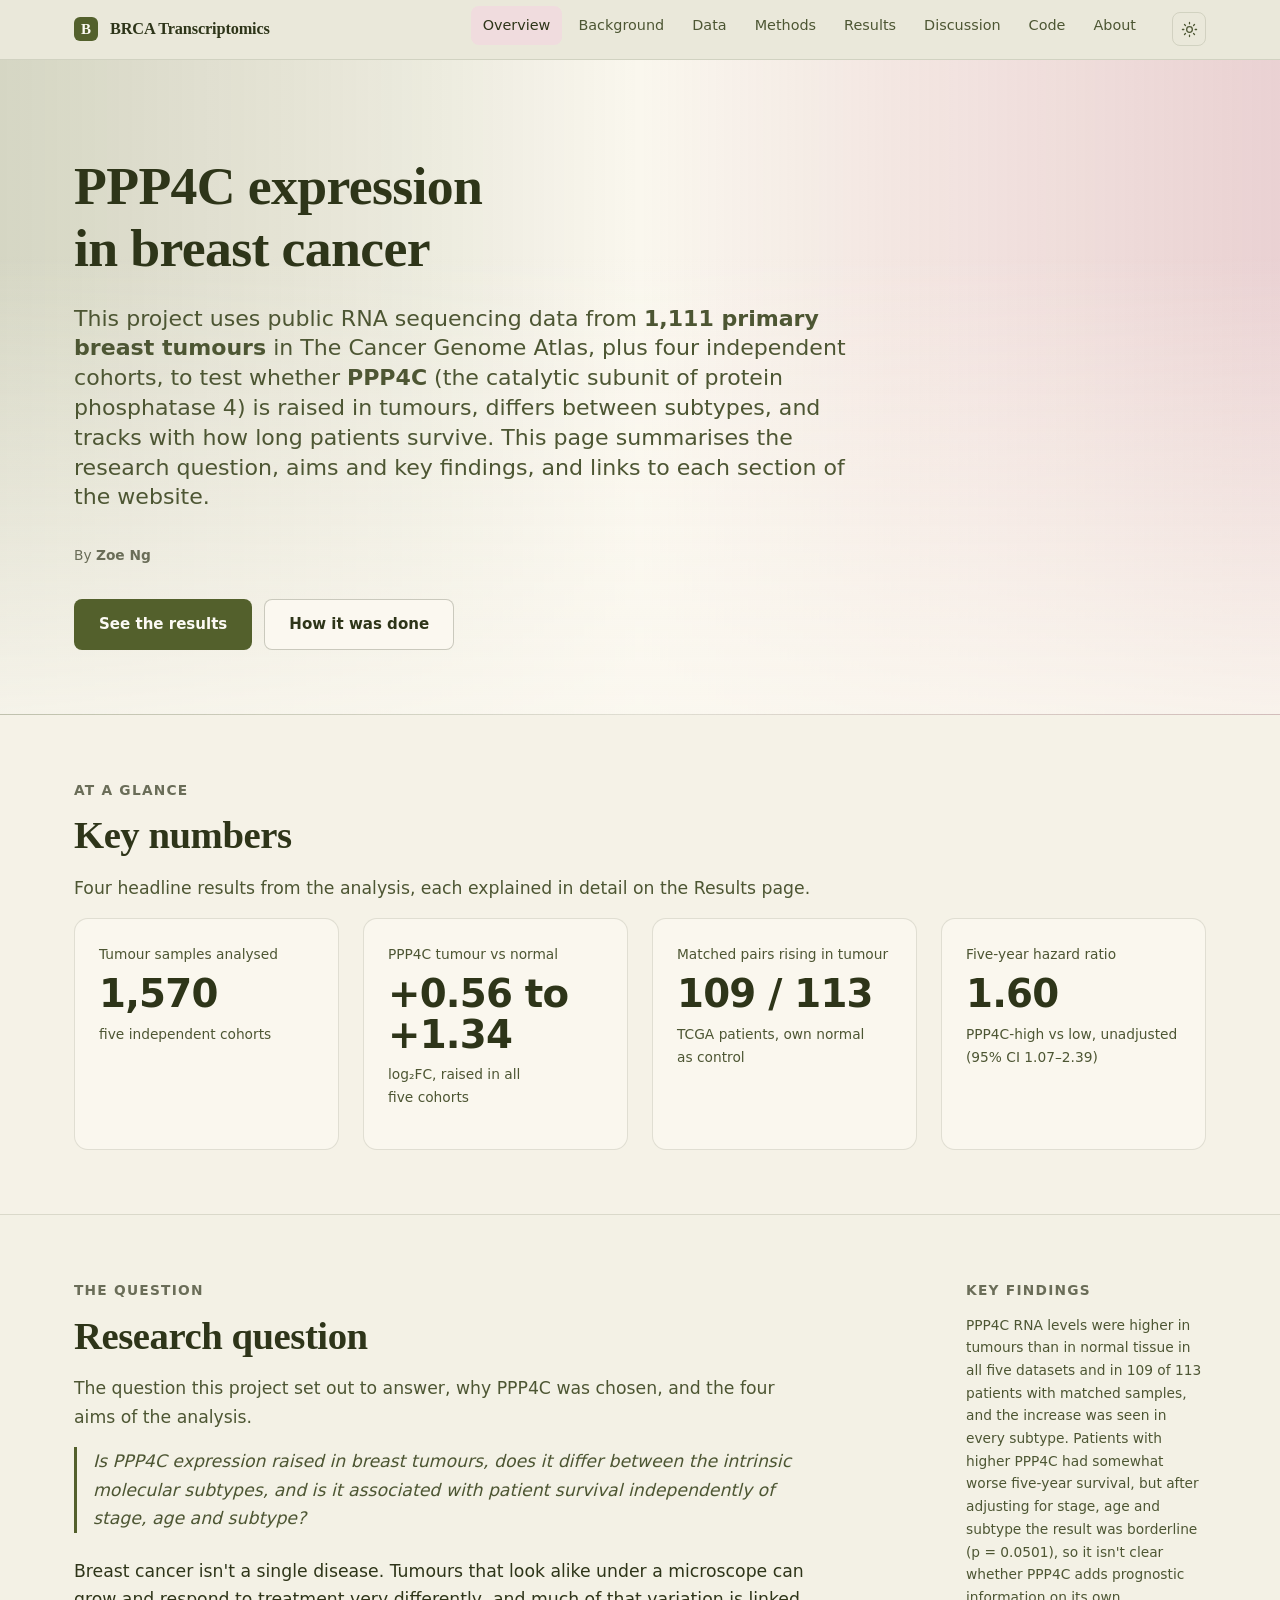
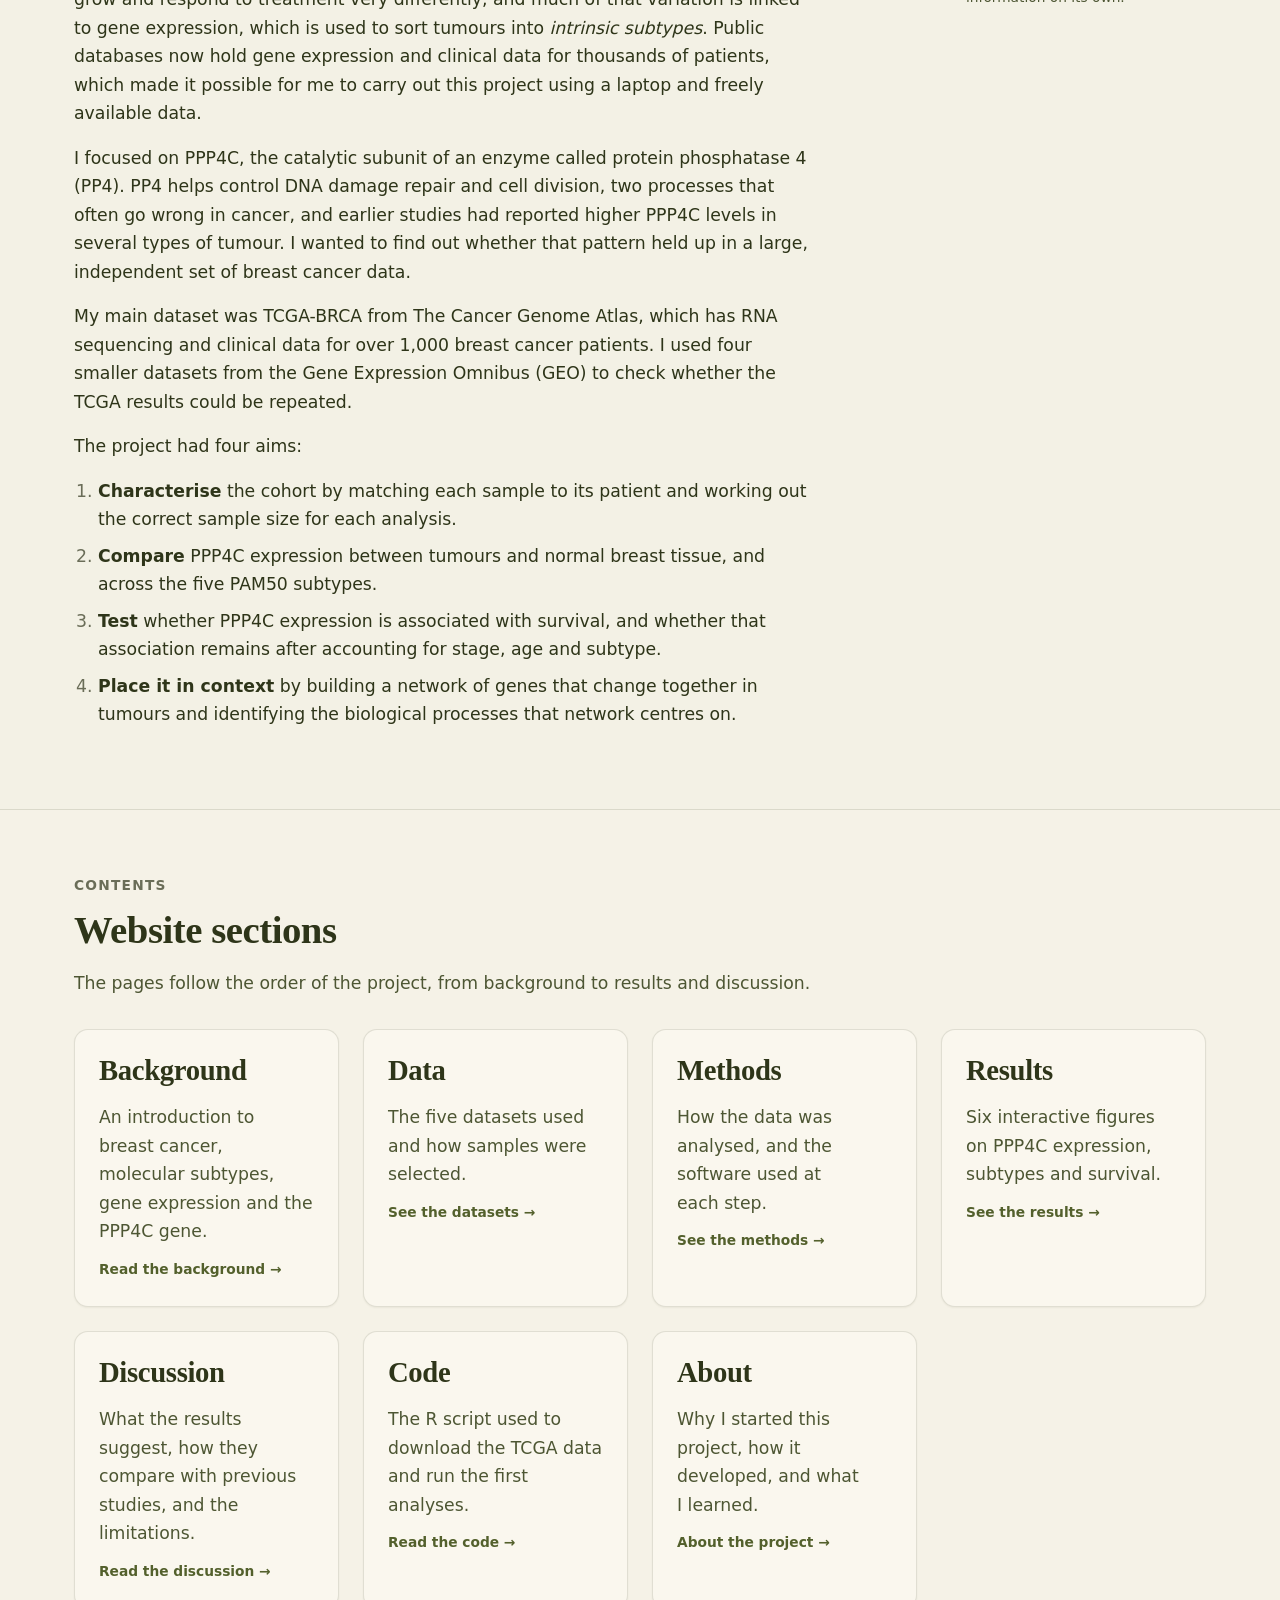
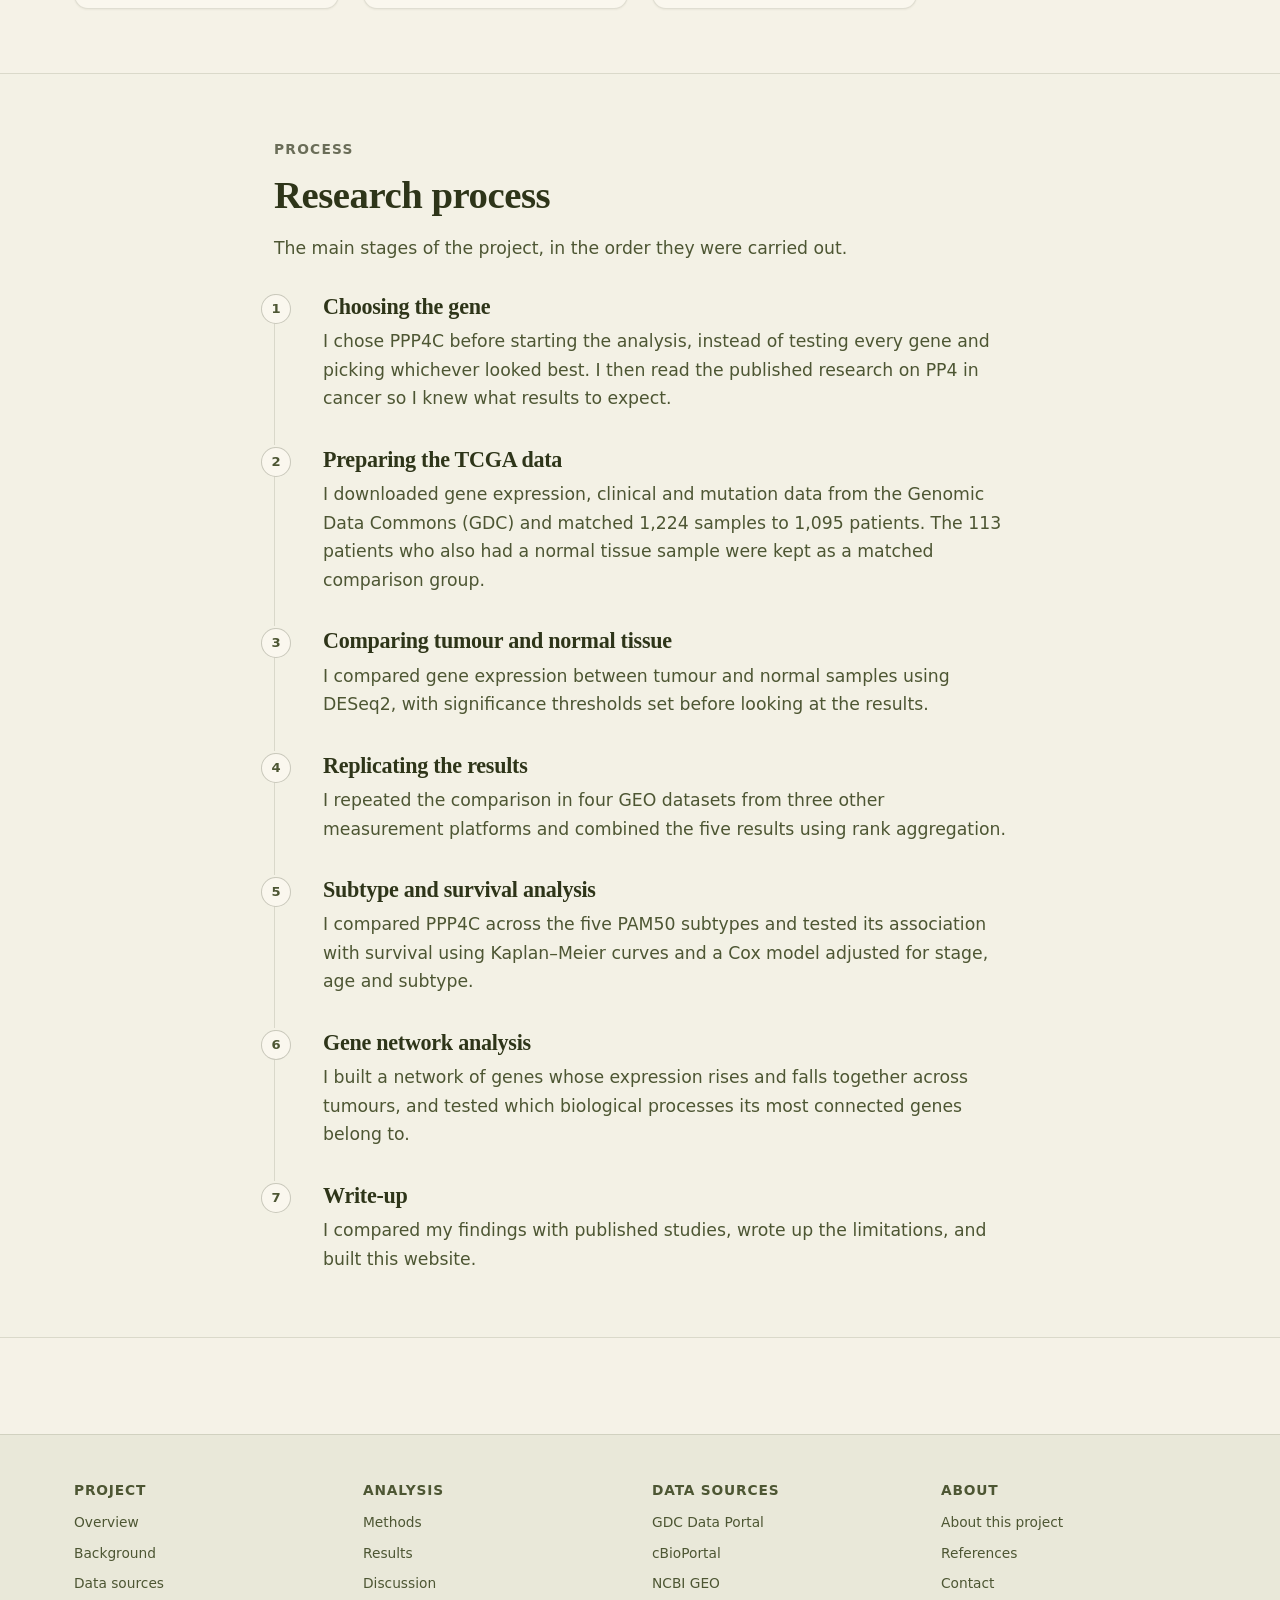
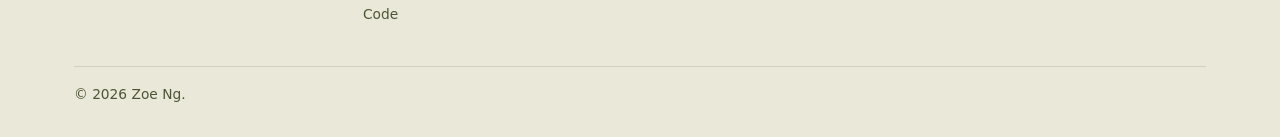
<file: index.html>
<!DOCTYPE html>
<html lang="en">
<head>
  <meta charset="utf-8">
  <meta name="viewport" content="width=device-width, initial-scale=1">
  <title>PPP4C in Breast Cancer</title>
  <meta name="description" content="An independent computational biology project asking whether PPP4C expression separates breast cancer subtypes and tracks with patient survival, using TCGA and other public datasets.">
  <meta name="author" content="Zoe Ng">

  <meta property="og:type" content="website">
  <meta property="og:title" content="PPP4C in Breast Cancer">
  <meta property="og:description" content="An independent computational biology project asking whether PPP4C expression separates breast cancer subtypes and tracks with patient survival, using TCGA and other public datasets.">

  <link rel="icon" href="data:image/svg+xml,<svg xmlns='http://www.w3.org/2000/svg' viewBox='0 0 32 32'><rect width='32' height='32' rx='7' fill='%232a78d6'/></svg>">
  <link rel="stylesheet" href="assets/css/tokens.css">
  <link rel="stylesheet" href="assets/css/styles.css">

  <script>
    /* Stamp the saved theme before first paint so there is no flash. */
    (function () {
      /* Reveal-on-scroll hides content until JavaScript unhides it, so the
         page must say up front that JavaScript is running. Without this class
         the .reveal rules never apply and the content is simply visible. */
      document.documentElement.classList.add('js');
      try {
        var t = localStorage.getItem('brca-theme');
        if (t) document.documentElement.setAttribute('data-theme', t);
      } catch (e) {}
    })();
  </script>
</head>
<body>
<a class="skip-link" href="#main">Skip to content</a>

  <header class="site-header">
    <div class="site-header__inner">
      <a class="brand" href="index.html">
        <span class="brand__mark" aria-hidden="true"></span>
        <span>BRCA Transcriptomics</span>
      </a>

      <button class="icon-btn nav-toggle" data-nav-toggle type="button"
              aria-expanded="false" aria-controls="site-nav" aria-label="Open menu">
        <svg viewBox="0 0 24 24" fill="none" stroke="currentColor" stroke-width="2"
             stroke-linecap="round" aria-hidden="true">
          <path d="M3 6h18M3 12h18M3 18h18"/>
        </svg>
      </button>

      <nav class="nav" id="site-nav" data-nav aria-label="Main">
        <ul class="nav__list">
          <li><a class="nav__link" href="index.html">Overview</a></li>
          <li><a class="nav__link" href="background.html">Background</a></li>
          <li><a class="nav__link" href="data.html">Data</a></li>
          <li><a class="nav__link" href="methods.html">Methods</a></li>
          <li><a class="nav__link" href="results.html">Results</a></li>
          <li><a class="nav__link" href="discussion.html">Discussion</a></li>
          <li><a class="nav__link" href="code.html">Code</a></li>
          <li><a class="nav__link" href="about.html">About</a></li>
        </ul>
      </nav>

      <button class="icon-btn theme-toggle" data-theme-toggle type="button" aria-label="Switch colour theme">
        <svg class="icon-sun" viewBox="0 0 24 24" fill="none" stroke="currentColor" stroke-width="1.8"
             stroke-linecap="round" aria-hidden="true">
          <circle cx="12" cy="12" r="4"/>
          <path d="M12 2v2M12 20v2M4.9 4.9l1.4 1.4M17.7 17.7l1.4 1.4M2 12h2M20 12h2M4.9 19.1l1.4-1.4M17.7 6.3l1.4-1.4"/>
        </svg>
        <svg class="icon-moon" viewBox="0 0 24 24" fill="none" stroke="currentColor" stroke-width="1.8"
             stroke-linecap="round" stroke-linejoin="round" aria-hidden="true">
          <path d="M21 12.8A9 9 0 1 1 11.2 3a7 7 0 0 0 9.8 9.8z"/>
        </svg>
      </button>
    </div>
  </header>

  <main id="main">

    <section class="hero">
      <div class="container hero__inner">
        <h1>PPP4C expression in breast cancer</h1>
        <p class="lede">
          This project uses public RNA sequencing data from <b>1,111 primary breast tumours</b> in The Cancer Genome Atlas, plus four independent cohorts, to test whether <b>PPP4C</b> (the catalytic subunit of protein phosphatase 4) is raised in tumours, differs between subtypes, and tracks with how long patients survive. This page summarises the research question, aims and key findings, and links to each section of the website.
        </p>

        <div class="hero__meta">
          <span>By <strong>Zoe Ng</strong></span>
        </div>

        <div class="btn-row">
          <a class="btn btn--primary" href="results.html">See the results</a>
          <a class="btn btn--ghost" href="methods.html">How it was done</a>
        </div>
      </div>
    </section>

    <section class="section">
      <div class="container">
        <div class="section__head reveal">
          <p class="eyebrow">At a glance</p>
          <h2 class="mt-0">Key numbers</h2>
              <p class="text-secondary">Four headline results from the analysis, each explained in detail on the Results page.</p>
        </div>

        <div class="grid grid--4 reveal">
          <div class="tile">
            <p class="tile__label">Tumour samples analysed</p>
            <p class="tile__value">1,570</p>
            <p class="tile__delta">five independent cohorts</p>
          </div>
          <div class="tile">
            <p class="tile__label">PPP4C tumour vs normal</p>
            <p class="tile__value">+0.56 to +1.34</p>
            <p class="tile__delta">log&#8322;FC, raised in all five cohorts</p>
          </div>
          <div class="tile">
            <p class="tile__label">Matched pairs rising in tumour</p>
            <p class="tile__value">109 / 113</p>
            <p class="tile__delta">TCGA patients, own normal as control</p>
          </div>
          <div class="tile">
            <p class="tile__label">Five-year hazard ratio</p>
            <p class="tile__value">1.60</p>
            <p class="tile__delta">PPP4C-high vs low, unadjusted (95% CI 1.07&ndash;2.39)</p>
          </div>
        </div>
      </div>
    </section>

    <section class="section section--alt">
      <div class="container">
        <div class="layout-aside">
          <div>
            <p class="eyebrow">The question</p>
            <h2 class="mt-0">Research question</h2>
              <p class="text-secondary">The question this project set out to answer, why PPP4C was chosen, and the four aims of the analysis.</p>
            <blockquote>
              Is PPP4C expression raised in breast tumours, does it differ between the
              intrinsic molecular subtypes, and is it associated with patient survival
              independently of stage, age and subtype?
            </blockquote>
            <p>
              Breast cancer isn't a single disease. Tumours that look alike under a
              microscope can grow and respond to treatment very differently, and much of
              that variation is linked to gene expression, which is used to sort tumours into
              <em>intrinsic subtypes</em>. Public databases now hold gene expression and
              clinical data for thousands of patients, which made it possible for me to carry
              out this project using a laptop and freely available data.
            </p>
            <p>
              I focused on PPP4C, the catalytic subunit of an enzyme called protein
              phosphatase 4 (PP4). PP4 helps control DNA damage repair and cell division, two
              processes that often go wrong in cancer, and earlier studies had reported higher
              PPP4C levels in several types of tumour. I wanted to find out whether that
              pattern held up in a large, independent set of breast cancer data.
            </p>
            <p>
              My main dataset was TCGA-BRCA from The Cancer Genome Atlas, which has RNA
              sequencing and clinical data for over 1,000 breast cancer patients. I used four
              smaller datasets from the Gene Expression Omnibus (GEO) to check whether the
              TCGA results could be repeated.
            </p>
            <p>The project had four aims:</p>
            <ol>
              <li><strong>Characterise</strong> the cohort by matching each sample to its patient and working out the correct sample size for each analysis.</li>
              <li><strong>Compare</strong> PPP4C expression between tumours and normal breast tissue, and across the five PAM50 subtypes.</li>
              <li><strong>Test</strong> whether PPP4C expression is associated with survival, and whether that association remains after accounting for stage, age and subtype.</li>
              <li><strong>Place it in context</strong> by building a network of genes that change together in tumours and identifying the biological processes that network centres on.</li>
            </ol>
          </div>

          <aside class="layout-aside__side">
            <p class="eyebrow">Key findings</p>
            <p class="text-secondary">
              PPP4C RNA levels were higher in tumours than in normal tissue in all five
              datasets and in 109 of 113 patients with matched samples, and the increase was
              seen in every subtype. Patients with higher PPP4C had somewhat worse five-year
              survival, but after adjusting for stage, age and subtype the result was
              borderline (p = 0.0501), so it isn't clear whether PPP4C adds prognostic
              information on its own.
            </p>
          </aside>
        </div>
      </div>
    </section>

    <section class="section">
      <div class="container">
        <div class="section-head reveal">
          <p class="eyebrow">Contents</p>
          <h2 class="mt-0">Website sections</h2>
          <p class="text-secondary">The pages follow the order of the project, from background to results and discussion.</p>
        </div>

        <div class="grid grid--3 reveal">
          <a class="card" href="background.html">
            <h3>Background</h3>
            <p class="text-secondary mb-0">An introduction to breast cancer, molecular subtypes, gene expression and the PPP4C gene.</p>
            <span class="card__more">Read the background &rarr;</span>
          </a>
          <a class="card" href="data.html">
            <h3>Data</h3>
            <p class="text-secondary mb-0">The five datasets used and how samples were selected.</p>
            <span class="card__more">See the datasets &rarr;</span>
          </a>
          <a class="card" href="methods.html">
            <h3>Methods</h3>
            <p class="text-secondary mb-0">How the data was analysed, and the software used at each step.</p>
            <span class="card__more">See the methods &rarr;</span>
          </a>
          <a class="card" href="results.html">
            <h3>Results</h3>
            <p class="text-secondary mb-0">Six interactive figures on PPP4C expression, subtypes and survival.</p>
            <span class="card__more">See the results &rarr;</span>
          </a>
          <a class="card" href="discussion.html">
            <h3>Discussion</h3>
            <p class="text-secondary mb-0">What the results suggest, how they compare with previous studies, and the limitations.</p>
            <span class="card__more">Read the discussion &rarr;</span>
          </a>
          <a class="card" href="code.html">
            <h3>Code</h3>
            <p class="text-secondary mb-0">The R script used to download the TCGA data and run the first analyses.</p>
            <span class="card__more">Read the code &rarr;</span>
          </a>
          <a class="card" href="about.html">
            <h3>About</h3>
            <p class="text-secondary mb-0">Why I started this project, how it developed, and what I learned.</p>
            <span class="card__more">About the project &rarr;</span>
          </a>
        </div>
      </div>
    </section>

    <section class="section section--alt">
      <div class="container container--narrow">
        <div class="section-head">
          <p class="eyebrow">Process</p>
          <h2 class="mt-0">Research process</h2>
              <p class="text-secondary">The main stages of the project, in the order they were carried out.</p>
        </div>

        <ol class="steps reveal">
          <li>
            <h4>Choosing the gene</h4>
            <p class="text-secondary">I chose PPP4C before starting the analysis, instead of testing every gene and picking whichever looked best. I then read the published research on PP4 in cancer so I knew what results to expect.</p>
          </li>
          <li>
            <h4>Preparing the TCGA data</h4>
            <p class="text-secondary">I downloaded gene expression, clinical and mutation data from the Genomic Data Commons (GDC) and matched 1,224 samples to 1,095 patients. The 113 patients who also had a normal tissue sample were kept as a matched comparison group.</p>
          </li>
          <li>
            <h4>Comparing tumour and normal tissue</h4>
            <p class="text-secondary">I compared gene expression between tumour and normal samples using DESeq2, with significance thresholds set before looking at the results.</p>
          </li>
          <li>
            <h4>Replicating the results</h4>
            <p class="text-secondary">I repeated the comparison in four GEO datasets from three other measurement platforms and combined the five results using rank aggregation.</p>
          </li>
          <li>
            <h4>Subtype and survival analysis</h4>
            <p class="text-secondary">I compared PPP4C across the five PAM50 subtypes and tested its association with survival using Kaplan&ndash;Meier curves and a Cox model adjusted for stage, age and subtype.</p>
          </li>
          <li>
            <h4>Gene network analysis</h4>
            <p class="text-secondary">I built a network of genes whose expression rises and falls together across tumours, and tested which biological processes its most connected genes belong to.</p>
          </li>
          <li>
            <h4>Write-up</h4>
            <p class="text-secondary">I compared my findings with published studies, wrote up the limitations, and built this website.</p>
          </li>
        </ol>
      </div>
    </section>

  </main>
<footer class="site-footer">
    <div class="container">
      <div class="grid grid--4">
        <div>
          <h4>Project</h4>
          <ul>
            <li><a href="index.html">Overview</a></li>
            <li><a href="background.html">Background</a></li>
            <li><a href="data.html">Data sources</a></li>
          </ul>
        </div>
        <div>
          <h4>Analysis</h4>
          <ul>
            <li><a href="methods.html">Methods</a></li>
            <li><a href="results.html">Results</a></li>
            <li><a href="discussion.html">Discussion</a></li>
            <li><a href="code.html">Code</a></li>
          </ul>
        </div>
        <div>
          <h4>Data sources</h4>
          <ul>
            <li><a href="https://portal.gdc.cancer.gov/" rel="noopener">GDC Data Portal</a></li>
            <li><a href="https://www.cbioportal.org/" rel="noopener">cBioPortal</a></li>
            <li><a href="https://www.ncbi.nlm.nih.gov/geo/" rel="noopener">NCBI GEO</a></li>
          </ul>
        </div>
        <div>
          <h4>About</h4>
          <ul>
            <li><a href="about.html">About this project</a></li>
            <li><a href="discussion.html#references">References</a></li>
            <li><a href="mailto:zoeng774@gmail.com">Contact</a></li>
          </ul>
        </div>
      </div>

      <div class="site-footer__bottom">
        <span>&copy; <span data-year>2026</span> Zoe Ng.</span>
      </div>
    </div>
  </footer>

  <script src="assets/js/data.js" defer></script>
  <script src="assets/js/charts.js" defer></script>
  <script src="assets/js/main.js" defer></script>
</body>
</html>
</file>
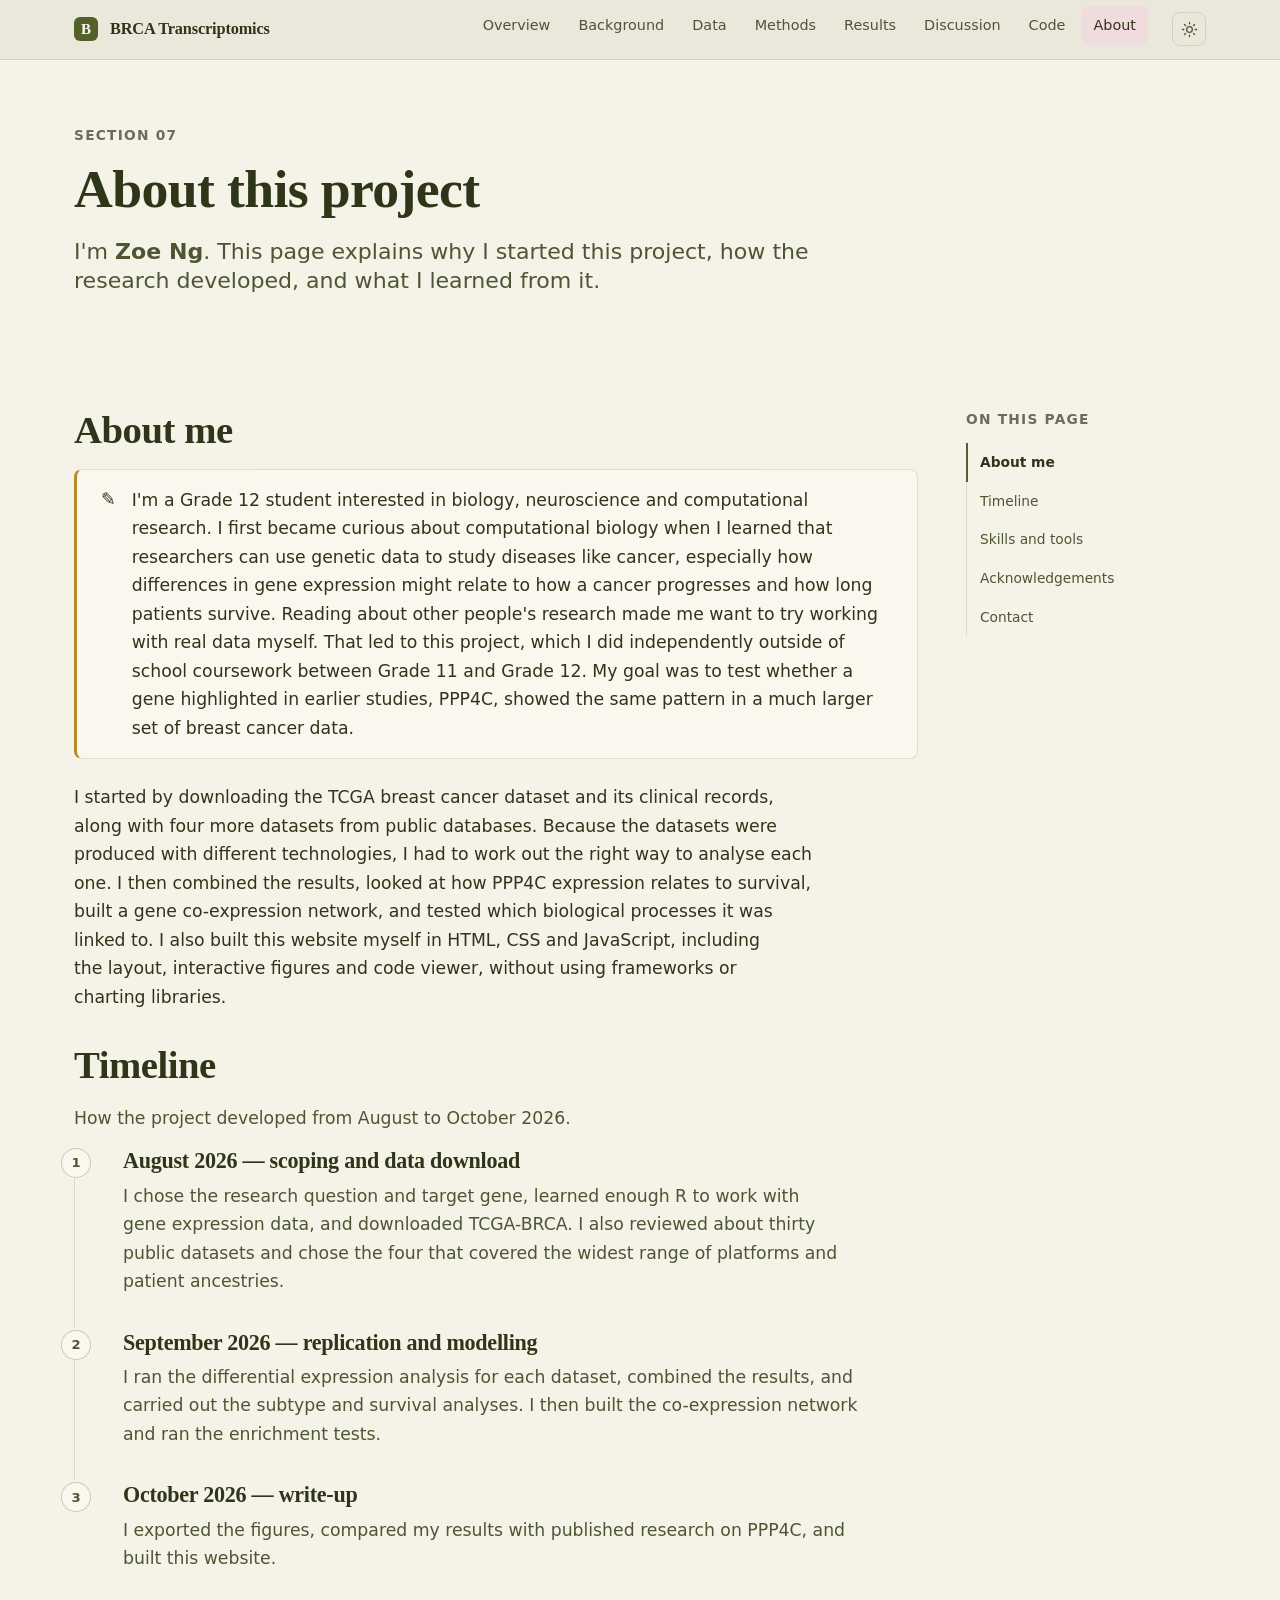
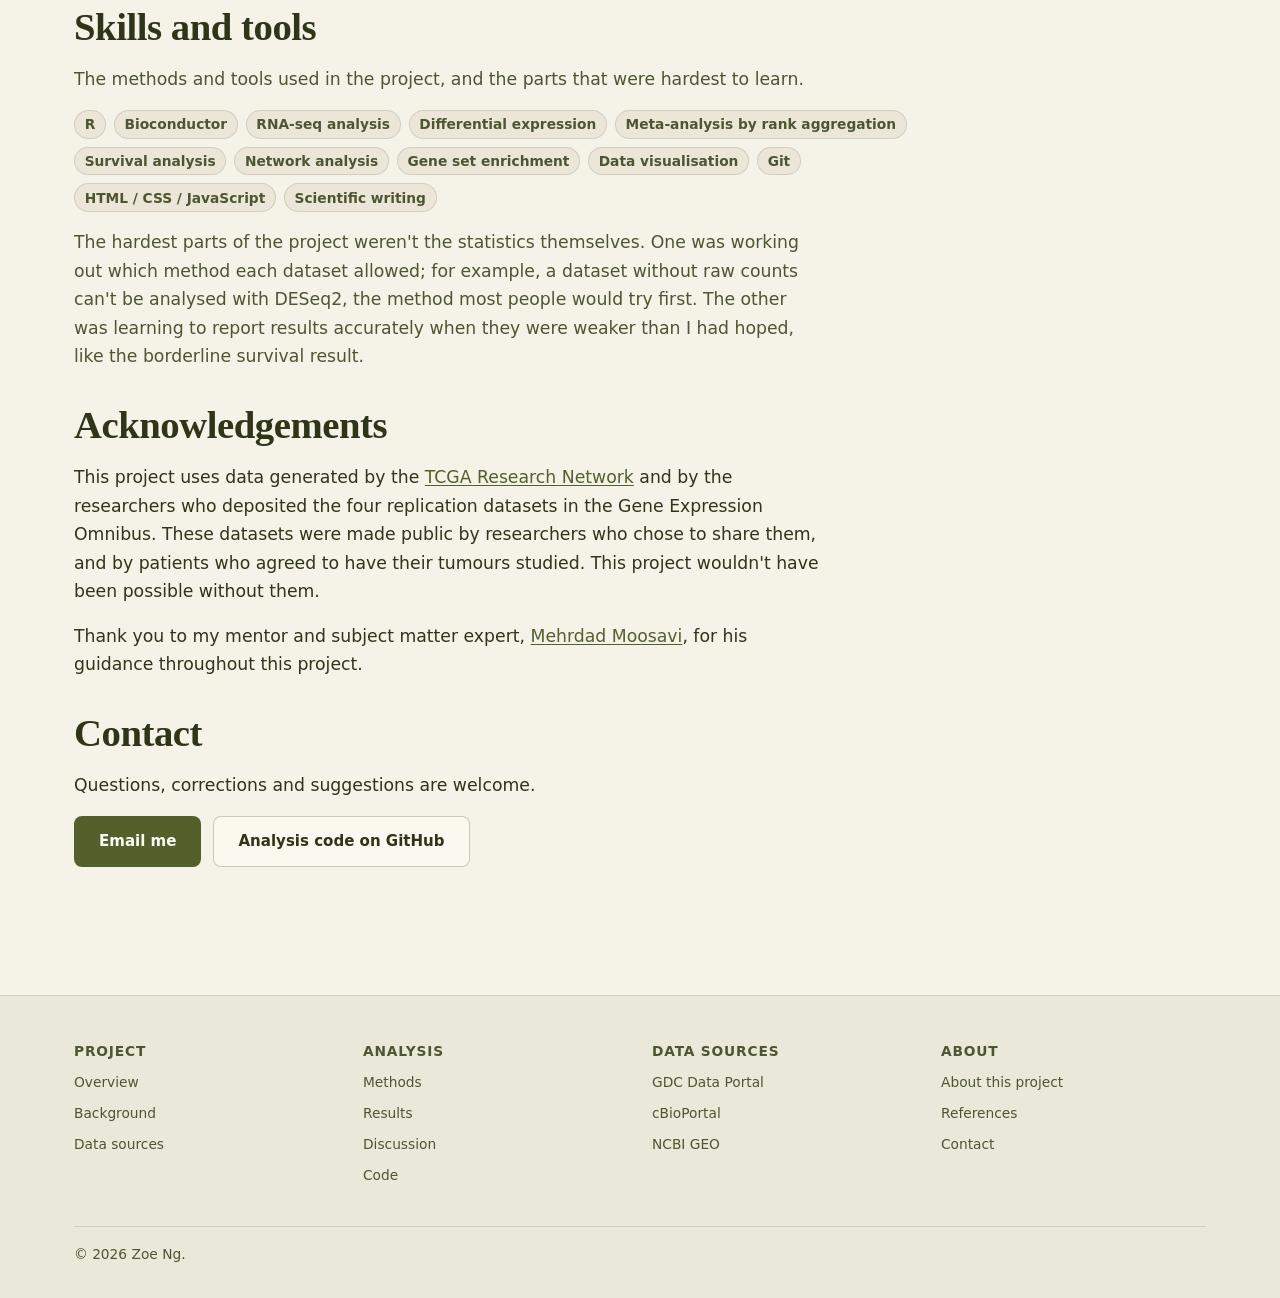
<file: about.html>
<!DOCTYPE html>
<html lang="en">
<head>
  <meta charset="utf-8">
  <meta name="viewport" content="width=device-width, initial-scale=1">
  <title>About — PPP4C in Breast Cancer</title>
  <meta name="description" content="About the student behind this project: what was done first-hand, the timeline, the tools learned, and how to get in touch.">
  <meta name="author" content="Zoe Ng">

  <meta property="og:type" content="website">
  <meta property="og:title" content="About — Breast Cancer Transcriptomics">
  <meta property="og:description" content="About the student behind this project: how it started, the timeline, and the tools learned.">

  <link rel="icon" href="data:image/svg+xml,<svg xmlns='http://www.w3.org/2000/svg' viewBox='0 0 32 32'><rect width='32' height='32' rx='7' fill='%232a78d6'/></svg>">
  <link rel="stylesheet" href="assets/css/tokens.css">
  <link rel="stylesheet" href="assets/css/styles.css">

  <script>
    /* Stamp the saved theme before first paint so there is no flash. */
    (function () {
      /* Reveal-on-scroll hides content until JavaScript unhides it, so the
         page must say up front that JavaScript is running. Without this class
         the .reveal rules never apply and the content is simply visible. */
      document.documentElement.classList.add('js');
      try {
        var t = localStorage.getItem('brca-theme');
        if (t) document.documentElement.setAttribute('data-theme', t);
      } catch (e) {}
    })();
  </script>
</head>
<body>
<a class="skip-link" href="#main">Skip to content</a>

  <header class="site-header">
    <div class="site-header__inner">
      <a class="brand" href="index.html">
        <span class="brand__mark" aria-hidden="true"></span>
        <span>BRCA Transcriptomics</span>
      </a>

      <button class="icon-btn nav-toggle" data-nav-toggle type="button"
              aria-expanded="false" aria-controls="site-nav" aria-label="Open menu">
        <svg viewBox="0 0 24 24" fill="none" stroke="currentColor" stroke-width="2"
             stroke-linecap="round" aria-hidden="true">
          <path d="M3 6h18M3 12h18M3 18h18"/>
        </svg>
      </button>

      <nav class="nav" id="site-nav" data-nav aria-label="Main">
        <ul class="nav__list">
          <li><a class="nav__link" href="index.html">Overview</a></li>
          <li><a class="nav__link" href="background.html">Background</a></li>
          <li><a class="nav__link" href="data.html">Data</a></li>
          <li><a class="nav__link" href="methods.html">Methods</a></li>
          <li><a class="nav__link" href="results.html">Results</a></li>
          <li><a class="nav__link" href="discussion.html">Discussion</a></li>
          <li><a class="nav__link" href="code.html">Code</a></li>
          <li><a class="nav__link" href="about.html">About</a></li>
        </ul>
      </nav>

      <button class="icon-btn theme-toggle" data-theme-toggle type="button" aria-label="Switch colour theme">
        <svg class="icon-sun" viewBox="0 0 24 24" fill="none" stroke="currentColor" stroke-width="1.8"
             stroke-linecap="round" aria-hidden="true">
          <circle cx="12" cy="12" r="4"/>
          <path d="M12 2v2M12 20v2M4.9 4.9l1.4 1.4M17.7 17.7l1.4 1.4M2 12h2M20 12h2M4.9 19.1l1.4-1.4M17.7 6.3l1.4-1.4"/>
        </svg>
        <svg class="icon-moon" viewBox="0 0 24 24" fill="none" stroke="currentColor" stroke-width="1.8"
             stroke-linecap="round" stroke-linejoin="round" aria-hidden="true">
          <path d="M21 12.8A9 9 0 1 1 11.2 3a7 7 0 0 0 9.8 9.8z"/>
        </svg>
      </button>
    </div>
  </header>

  <main id="main">
    <section class="section">
      <div class="container">
        <p class="eyebrow">Section 07</p>
        <h1>About this project</h1>
        <p class="lede">
          I'm <strong>Zoe Ng</strong>. This page explains why I started this project, how the
          research developed, and what I learned from it.
        </p>
      </div>
    </section>

    <section class="section section--tight">
      <div class="container">
        <div class="layout-aside">
          <div class="stack-lg">

            <div id="me">
              <h2 class="mt-0">About me</h2>
              <div class="callout callout--todo">
                <span class="callout__icon" aria-hidden="true">&#9998;</span>
                <div class="callout__body">
                  <p class="mb-0">I'm a Grade 12 student interested in biology, neuroscience and computational research. I first became curious about computational biology when I learned that researchers can use genetic data to study diseases like cancer, especially how differences in gene expression might relate to how a cancer progresses and how long patients survive. Reading about other people's research made me want to try working with real data myself. That led to this project, which I did independently outside of school coursework between Grade 11 and Grade 12. My goal was to test whether a gene highlighted in earlier studies, PPP4C, showed the same pattern in a much larger set of breast cancer data.</p>
                </div>
              </div>
              <p>
                I started by downloading the TCGA breast cancer dataset and its clinical records,
                along with four more datasets from public databases. Because the datasets were
                produced with different technologies, I had to work out the right way to analyse
                each one. I then combined the results, looked at how PPP4C expression relates to
                survival, built a gene co-expression network, and tested which biological
                processes it was linked to. I also built this website myself in HTML, CSS and
                JavaScript, including the layout, interactive figures and code viewer, without
                using frameworks or charting libraries.
              </p>
            </div>

            <div id="timeline">
              <h2>Timeline</h2>
              <p class="text-secondary">How the project developed from August to October 2026.</p>
              <ol class="steps">
                <li>
                  <h4>August 2026 &mdash; scoping and data download</h4>
                  <p class="text-secondary">I chose the research question and target gene, learned enough R to work with gene expression data, and downloaded TCGA-BRCA. I also reviewed about thirty public datasets and chose the four that covered the widest range of platforms and patient ancestries.</p>
                </li>
                <li>
                  <h4>September 2026 &mdash; replication and modelling</h4>
                  <p class="text-secondary">I ran the differential expression analysis for each dataset, combined the results, and carried out the subtype and survival analyses. I then built the co-expression network and ran the enrichment tests.</p>
                </li>
                <li>
                  <h4>October 2026 &mdash; write-up</h4>
                  <p class="text-secondary">I exported the figures, compared my results with published research on PPP4C, and built this website.</p>
                </li>
              </ol>
            </div>

            <div id="skills">
              <h2>Skills and tools</h2>
              <p class="text-secondary">The methods and tools used in the project, and the parts that were hardest to learn.</p>
              <div class="chip-row">
                <span class="badge">R</span>
                <span class="badge">Bioconductor</span>
                <span class="badge">RNA-seq analysis</span>
                <span class="badge">Differential expression</span>
                <span class="badge">Meta-analysis by rank aggregation</span>
                <span class="badge">Survival analysis</span>
                <span class="badge">Network analysis</span>
                <span class="badge">Gene set enrichment</span>
                <span class="badge">Data visualisation</span>
                <span class="badge">Git</span>
                <span class="badge">HTML / CSS / JavaScript</span>
                <span class="badge">Scientific writing</span>
              </div>
              <p class="text-secondary">
                The hardest parts of the project weren't the statistics themselves. One was
                working out which method each dataset allowed; for example, a dataset without raw
                counts can't be analysed with DESeq2, the method most people would try first. The
                other was learning to report results accurately when they were weaker than I had
                hoped, like the borderline survival result.
              </p>
            </div>

            <div id="acknowledgements">
              <h2>Acknowledgements</h2>
              <p>
                This project uses data generated by the
                <a href="https://www.cancer.gov/tcga" rel="noopener">TCGA Research Network</a>
                and by the researchers who deposited the four replication datasets in the Gene
                Expression Omnibus. These datasets were made public by researchers who chose to
                share them, and by patients who agreed to have their tumours studied. This project
                wouldn't have been possible without them.
              </p>
              <p>
                Thank you to my mentor and subject matter expert,
                <a href="https://www.linkedin.com/in/mehrdadmoosavi/" target="_blank" rel="noopener">Mehrdad Moosavi</a>,
                for his guidance throughout this project.
              </p>
            </div>

            <div id="contact">
              <h2>Contact</h2>
              <p>Questions, corrections and suggestions are welcome.</p>
              <div class="btn-row">
                <a class="btn btn--primary" href="mailto:zoeng774@gmail.com">Email me</a>
                <a class="btn btn--ghost" href="https://github.com/ZoeNg0/BRCA_Analysis" target="_blank" rel="noopener">Analysis code on GitHub</a>
              </div>
            </div>

          </div>

          <aside class="layout-aside__side">
            <p class="eyebrow">On this page</p>
            <ul class="toc">
              <li><a href="#me">About me</a></li>
              <li><a href="#timeline">Timeline</a></li>
              <li><a href="#skills">Skills and tools</a></li>
              <li><a href="#acknowledgements">Acknowledgements</a></li>
              <li><a href="#contact">Contact</a></li>
            </ul>
          </aside>
        </div>
      </div>
    </section>
  </main>
<footer class="site-footer">
    <div class="container">
      <div class="grid grid--4">
        <div>
          <h4>Project</h4>
          <ul>
            <li><a href="index.html">Overview</a></li>
            <li><a href="background.html">Background</a></li>
            <li><a href="data.html">Data sources</a></li>
          </ul>
        </div>
        <div>
          <h4>Analysis</h4>
          <ul>
            <li><a href="methods.html">Methods</a></li>
            <li><a href="results.html">Results</a></li>
            <li><a href="discussion.html">Discussion</a></li>
            <li><a href="code.html">Code</a></li>
          </ul>
        </div>
        <div>
          <h4>Data sources</h4>
          <ul>
            <li><a href="https://portal.gdc.cancer.gov/" rel="noopener">GDC Data Portal</a></li>
            <li><a href="https://www.cbioportal.org/" rel="noopener">cBioPortal</a></li>
            <li><a href="https://www.ncbi.nlm.nih.gov/geo/" rel="noopener">NCBI GEO</a></li>
          </ul>
        </div>
        <div>
          <h4>About</h4>
          <ul>
            <li><a href="about.html">About this project</a></li>
            <li><a href="discussion.html#references">References</a></li>
            <li><a href="mailto:zoeng774@gmail.com">Contact</a></li>
          </ul>
        </div>
      </div>

      <div class="site-footer__bottom">
        <span>&copy; <span data-year>2026</span> Zoe Ng.</span>
      </div>
    </div>
  </footer>

  <script src="assets/js/data.js" defer></script>
  <script src="assets/js/charts.js" defer></script>
  <script src="assets/js/main.js" defer></script>
</body>
</html>
</file>
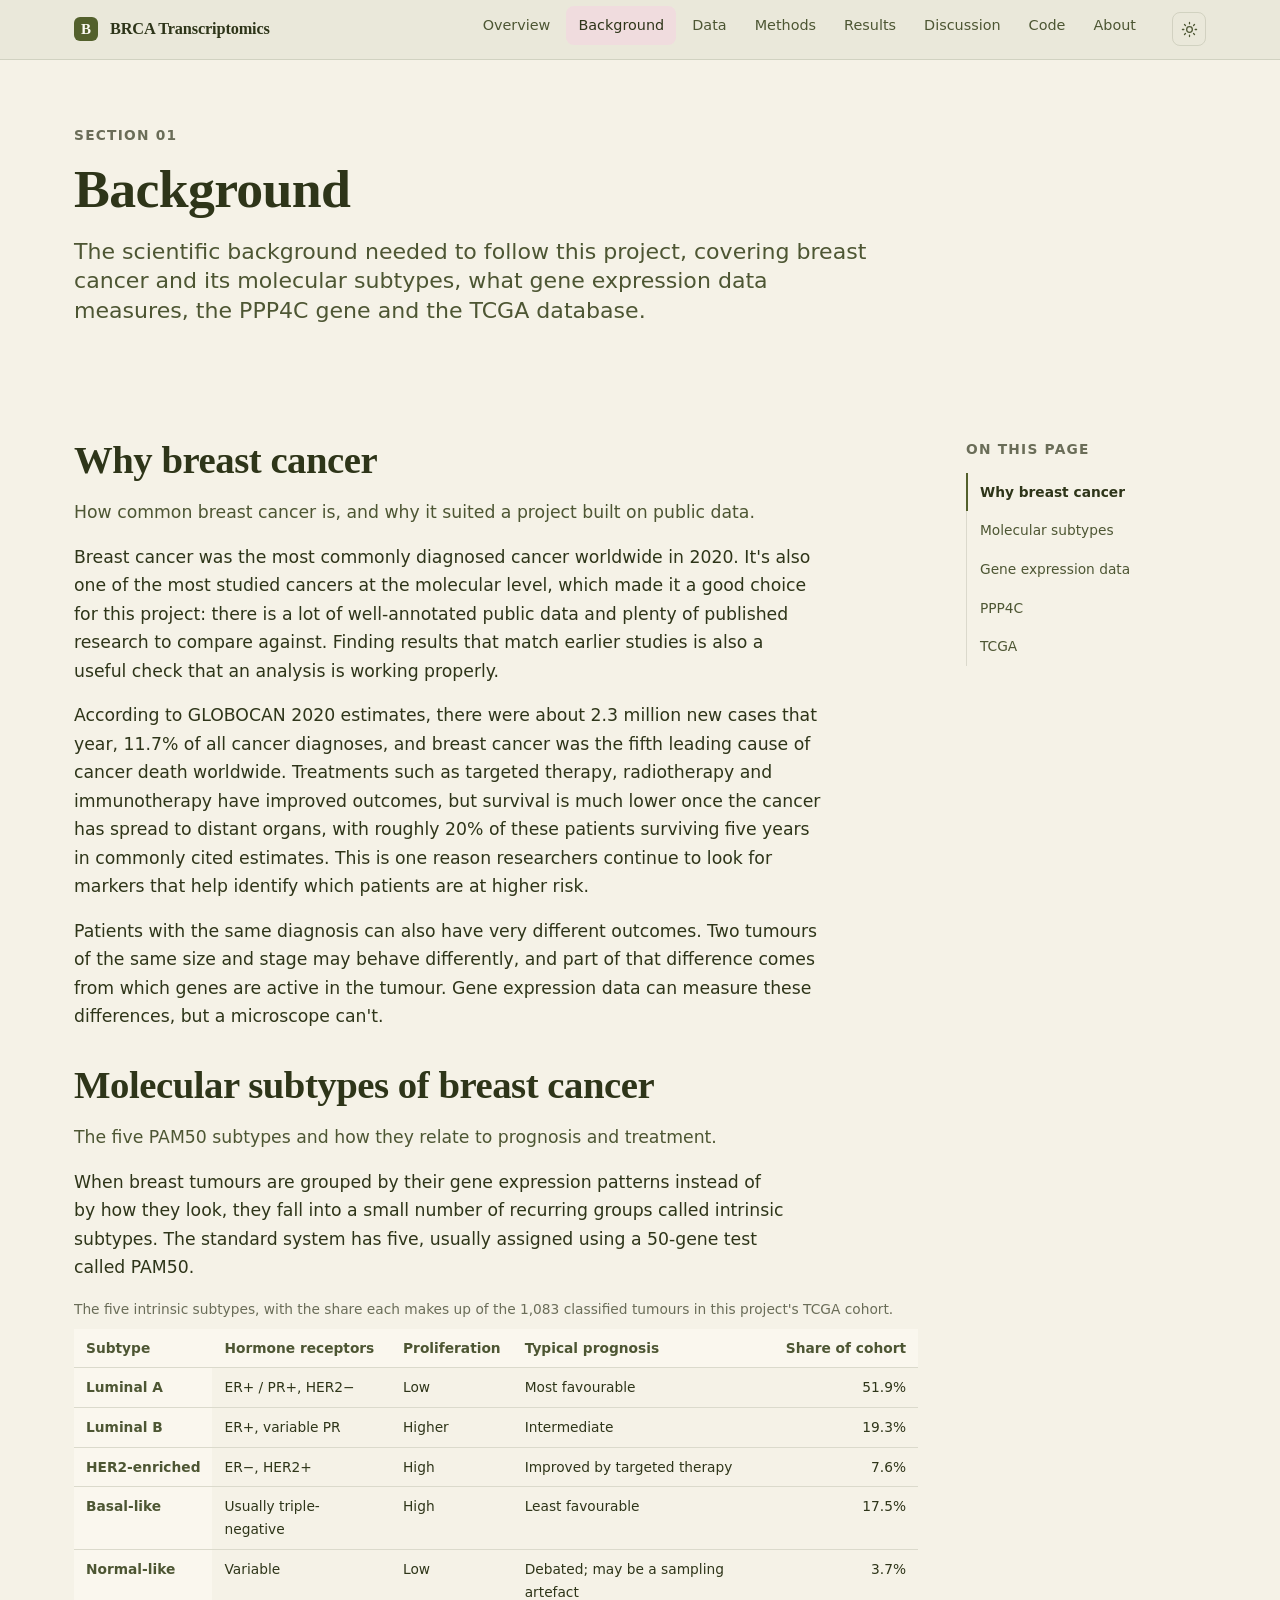
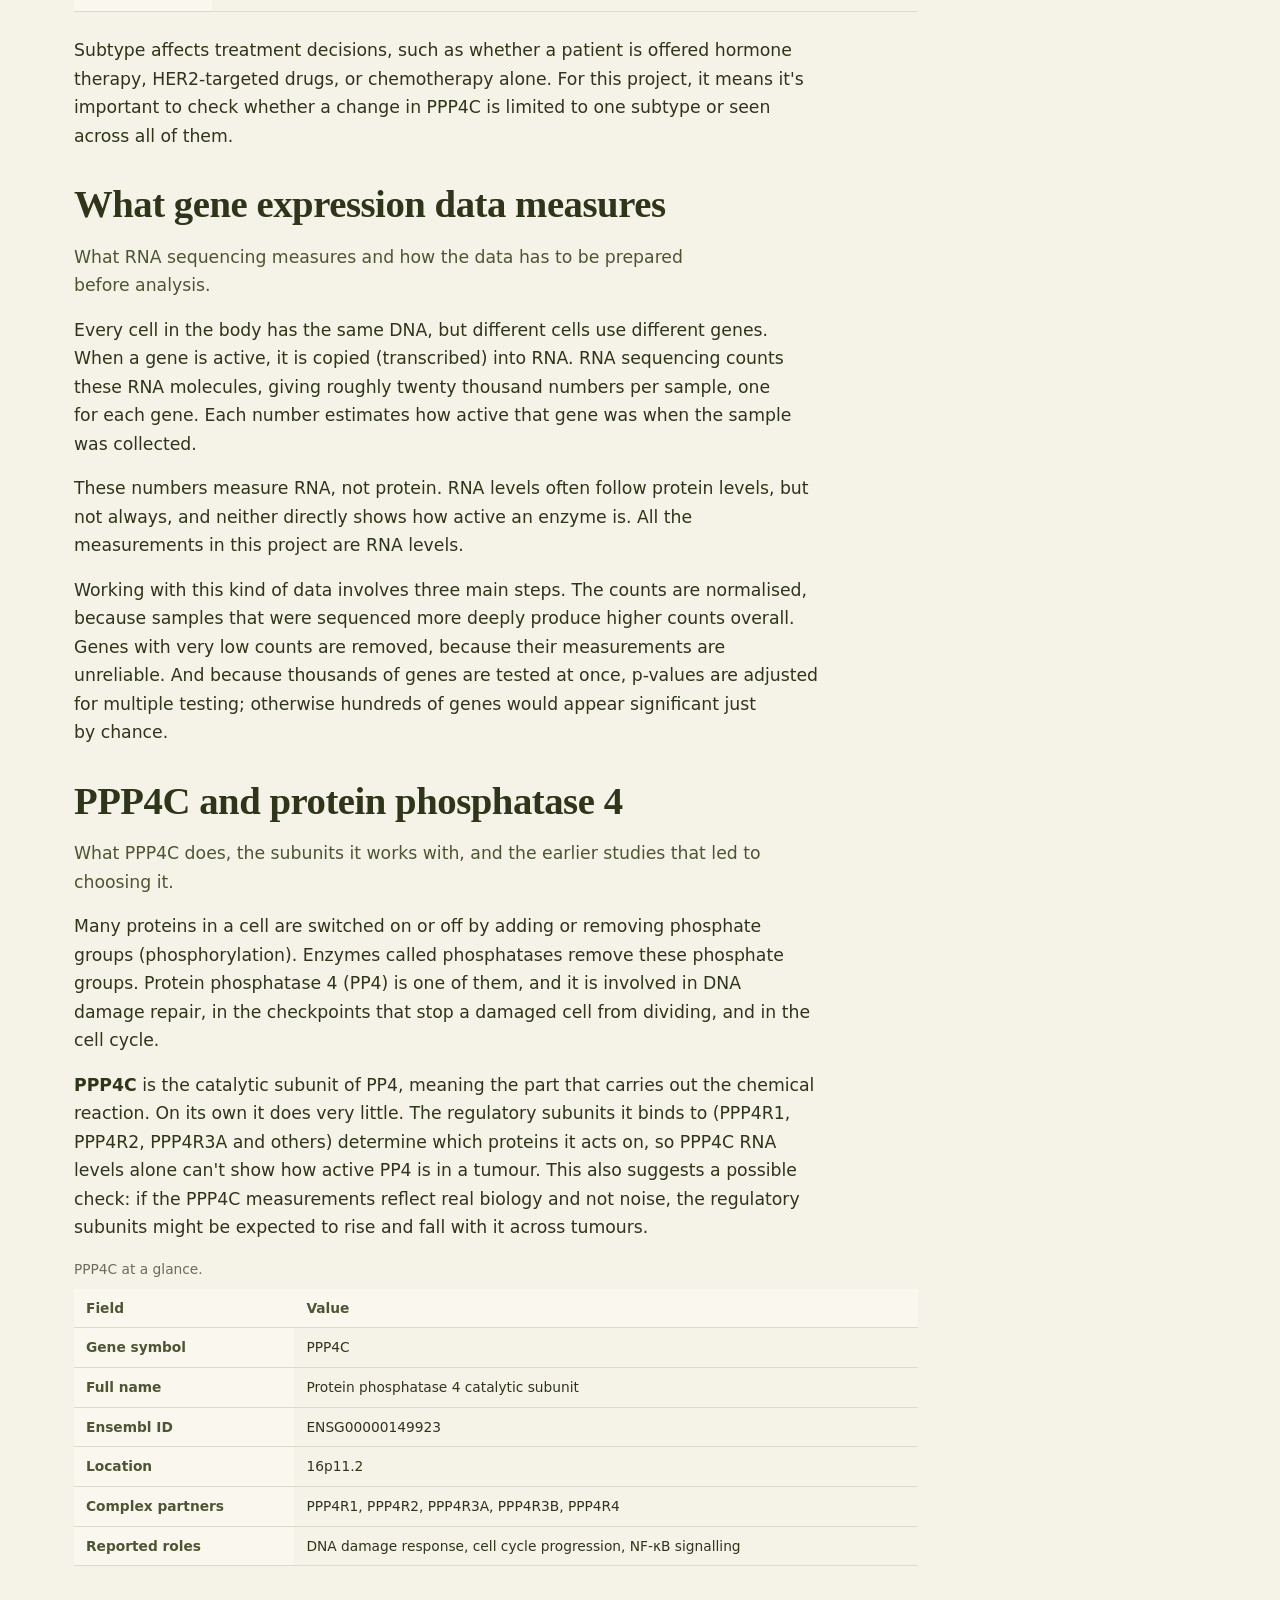
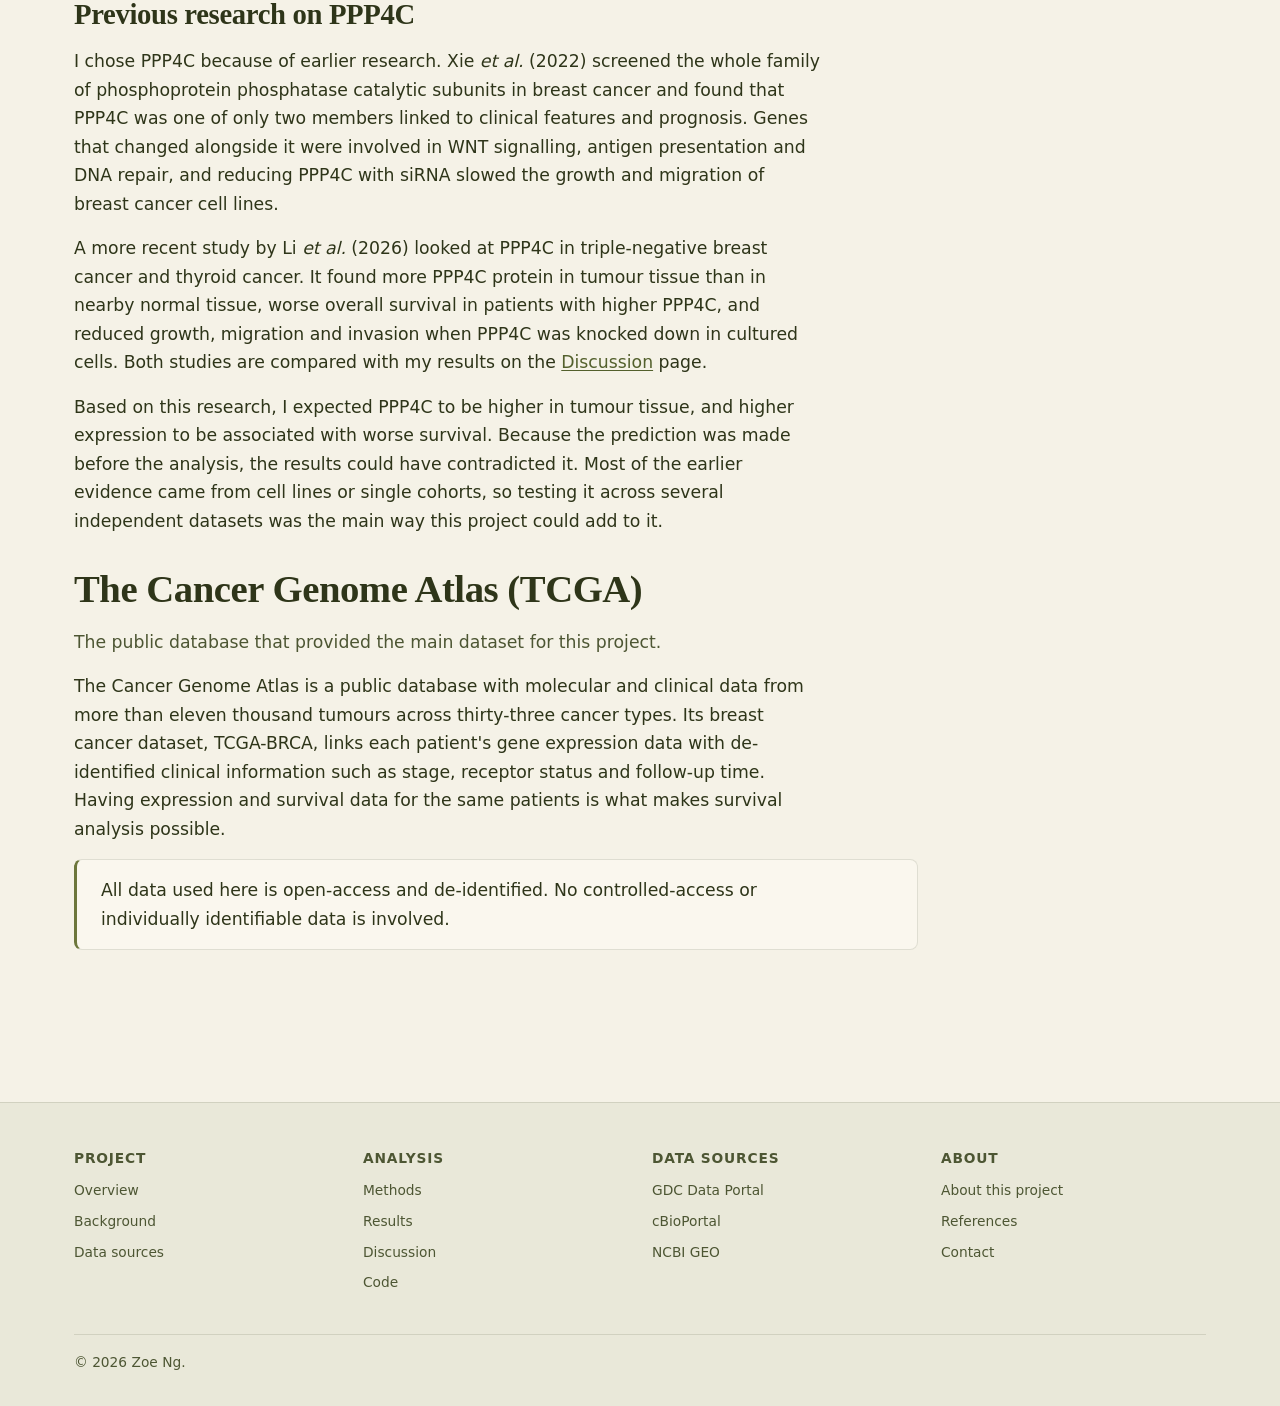
<file: background.html>
<!DOCTYPE html>
<html lang="en">
<head>
  <meta charset="utf-8">
  <meta name="viewport" content="width=device-width, initial-scale=1">
  <title>Background — PPP4C in Breast Cancer</title>
  <meta name="description" content="Why breast cancer, what the intrinsic molecular subtypes are, what PPP4C does, and what tumour gene expression data can tell us.">
  <meta name="author" content="Zoe Ng">

  <meta property="og:type" content="website">
  <meta property="og:title" content="Background — Breast Cancer Transcriptomics">
  <meta property="og:description" content="Why breast cancer, what the intrinsic molecular subtypes are, what PPP4C does, and what tumour gene expression data can tell us.">

  <link rel="icon" href="data:image/svg+xml,<svg xmlns='http://www.w3.org/2000/svg' viewBox='0 0 32 32'><rect width='32' height='32' rx='7' fill='%232a78d6'/></svg>">
  <link rel="stylesheet" href="assets/css/tokens.css">
  <link rel="stylesheet" href="assets/css/styles.css">

  <script>
    /* Stamp the saved theme before first paint so there is no flash. */
    (function () {
      /* Reveal-on-scroll hides content until JavaScript unhides it, so the
         page must say up front that JavaScript is running. Without this class
         the .reveal rules never apply and the content is simply visible. */
      document.documentElement.classList.add('js');
      try {
        var t = localStorage.getItem('brca-theme');
        if (t) document.documentElement.setAttribute('data-theme', t);
      } catch (e) {}
    })();
  </script>
</head>
<body>
<a class="skip-link" href="#main">Skip to content</a>

  <header class="site-header">
    <div class="site-header__inner">
      <a class="brand" href="index.html">
        <span class="brand__mark" aria-hidden="true"></span>
        <span>BRCA Transcriptomics</span>
      </a>

      <button class="icon-btn nav-toggle" data-nav-toggle type="button"
              aria-expanded="false" aria-controls="site-nav" aria-label="Open menu">
        <svg viewBox="0 0 24 24" fill="none" stroke="currentColor" stroke-width="2"
             stroke-linecap="round" aria-hidden="true">
          <path d="M3 6h18M3 12h18M3 18h18"/>
        </svg>
      </button>

      <nav class="nav" id="site-nav" data-nav aria-label="Main">
        <ul class="nav__list">
          <li><a class="nav__link" href="index.html">Overview</a></li>
          <li><a class="nav__link" href="background.html">Background</a></li>
          <li><a class="nav__link" href="data.html">Data</a></li>
          <li><a class="nav__link" href="methods.html">Methods</a></li>
          <li><a class="nav__link" href="results.html">Results</a></li>
          <li><a class="nav__link" href="discussion.html">Discussion</a></li>
          <li><a class="nav__link" href="code.html">Code</a></li>
          <li><a class="nav__link" href="about.html">About</a></li>
        </ul>
      </nav>

      <button class="icon-btn theme-toggle" data-theme-toggle type="button" aria-label="Switch colour theme">
        <svg class="icon-sun" viewBox="0 0 24 24" fill="none" stroke="currentColor" stroke-width="1.8"
             stroke-linecap="round" aria-hidden="true">
          <circle cx="12" cy="12" r="4"/>
          <path d="M12 2v2M12 20v2M4.9 4.9l1.4 1.4M17.7 17.7l1.4 1.4M2 12h2M20 12h2M4.9 19.1l1.4-1.4M17.7 6.3l1.4-1.4"/>
        </svg>
        <svg class="icon-moon" viewBox="0 0 24 24" fill="none" stroke="currentColor" stroke-width="1.8"
             stroke-linecap="round" stroke-linejoin="round" aria-hidden="true">
          <path d="M21 12.8A9 9 0 1 1 11.2 3a7 7 0 0 0 9.8 9.8z"/>
        </svg>
      </button>
    </div>
  </header>

  <main id="main">
    <section class="section">
      <div class="container">
        <p class="eyebrow">Section 01</p>
        <h1>Background</h1>
        <p class="lede">
          The scientific background needed to follow this project, covering breast cancer
          and its molecular subtypes, what gene expression data measures, the PPP4C gene and
          the TCGA database.
        </p>
      </div>
    </section>

    <section class="section section--tight">
      <div class="container">
        <div class="layout-aside">
          <div class="stack-lg">

            <div id="why">
              <h2 class="mt-0">Why breast cancer</h2>
              <p class="text-secondary">How common breast cancer is, and why it suited a project built on public data.</p>
              <p>
                Breast cancer was the most commonly diagnosed cancer worldwide in 2020. It's
                also one of the most studied cancers at the molecular level, which made it a
                good choice for this project: there is a lot of well-annotated public data and
                plenty of published research to compare against. Finding results that match
                earlier studies is also a useful check that an analysis is working
                properly.
              </p>
              <p>
                According to GLOBOCAN 2020 estimates, there were about 2.3&nbsp;million new
                cases that year, 11.7% of all cancer diagnoses, and breast cancer was the fifth
                leading cause of cancer death worldwide. Treatments such as targeted therapy,
                radiotherapy and immunotherapy have improved outcomes, but survival is much lower
                once the cancer has spread to distant organs, with roughly 20% of these patients
                surviving five years in commonly cited estimates. This is one reason researchers
                continue to look for markers that help identify which patients are at higher
                risk.
              </p>
              <p>
                Patients with the same diagnosis can also have very different outcomes. Two
                tumours of the same size and stage may behave differently, and part of that
                difference comes from which genes are active in the tumour. Gene expression data
                can measure these differences, but a microscope can't.
              </p>
            </div>

            <div id="subtypes">
              <h2>Molecular subtypes of breast cancer</h2>
              <p class="text-secondary">The five PAM50 subtypes and how they relate to prognosis and treatment.</p>
              <p>
                When breast tumours are grouped by their gene expression patterns instead of by
                how they look, they fall into a small number of recurring groups called
                intrinsic subtypes. The standard system has five, usually assigned using a
                50-gene test called PAM50.
              </p>

              <div class="table-wrap">
                <table>
                  <caption>The five intrinsic subtypes, with the share each makes up of the 1,083 classified tumours in this project's TCGA cohort.</caption>
                  <thead>
                    <tr>
                      <th scope="col">Subtype</th>
                      <th scope="col">Hormone receptors</th>
                      <th scope="col">Proliferation</th>
                      <th scope="col">Typical prognosis</th>
                      <th scope="col" class="num">Share of cohort</th>
                    </tr>
                  </thead>
                  <tbody>
                    <tr><th scope="row">Luminal A</th><td>ER+ / PR+, HER2&minus;</td><td>Low</td><td>Most favourable</td><td class="num">51.9%</td></tr>
                    <tr><th scope="row">Luminal B</th><td>ER+, variable PR</td><td>Higher</td><td>Intermediate</td><td class="num">19.3%</td></tr>
                    <tr><th scope="row">HER2-enriched</th><td>ER&minus;, HER2+</td><td>High</td><td>Improved by targeted therapy</td><td class="num">7.6%</td></tr>
                    <tr><th scope="row">Basal-like</th><td>Usually triple-negative</td><td>High</td><td>Least favourable</td><td class="num">17.5%</td></tr>
                    <tr><th scope="row">Normal-like</th><td>Variable</td><td>Low</td><td>Debated; may be a sampling artefact</td><td class="num">3.7%</td></tr>
                  </tbody>
                </table>
              </div>

              <p>
                Subtype affects treatment decisions, such as whether a patient is offered hormone
                therapy, HER2-targeted drugs, or chemotherapy alone. For this project, it means
                it's important to check whether a change in PPP4C is limited to one subtype or
                seen across all of them.
              </p>
            </div>

            <div id="expression">
              <h2>What gene expression data measures</h2>
              <p class="text-secondary">What RNA sequencing measures and how the data has to be prepared before analysis.</p>
              <p>
                Every cell in the body has the same DNA, but different cells use different
                genes. When a gene is active, it is copied (transcribed) into RNA. RNA sequencing
                counts these RNA molecules, giving roughly twenty thousand numbers per sample,
                one for each gene. Each number estimates how active that gene was when the
                sample was collected.
              </p>
              <p>
                These numbers measure RNA, not protein. RNA levels often follow protein levels,
                but not always, and neither directly shows how active an enzyme is. All the
                measurements in this project are RNA levels.
              </p>
              <p>
                Working with this kind of data involves three main steps. The counts are
                normalised, because samples that were sequenced more deeply produce higher
                counts overall. Genes with very low counts are removed, because their
                measurements are unreliable. And because thousands of genes are tested at once,
                p-values are adjusted for multiple testing; otherwise hundreds of genes would
                appear significant just by chance.
              </p>
            </div>

            <div id="target">
              <h2>PPP4C and protein phosphatase 4</h2>
              <p class="text-secondary">What PPP4C does, the subunits it works with, and the earlier studies that led to choosing it.</p>
              <p>
                Many proteins in a cell are switched on or off by adding or removing phosphate
                groups (phosphorylation). Enzymes called phosphatases remove these phosphate
                groups. Protein phosphatase 4 (PP4) is one of them, and it is involved in DNA
                damage repair, in the checkpoints that stop a damaged cell from dividing, and in
                the cell cycle.
              </p>
              <p>
                <strong>PPP4C</strong> is the catalytic subunit of PP4, meaning the part that
                carries out the chemical reaction. On its own it does very little. The
                regulatory subunits it binds to (PPP4R1, PPP4R2, PPP4R3A and others) determine
                which proteins it acts on, so PPP4C RNA levels alone can't show how active PP4
                is in a tumour. This also suggests a possible check: if the PPP4C measurements
                reflect real biology and not noise, the regulatory subunits might be expected to
                rise and fall with it across tumours.
              </p>

              <div class="table-wrap">
                <table>
                  <caption>PPP4C at a glance.</caption>
                  <thead>
                    <tr><th scope="col">Field</th><th scope="col">Value</th></tr>
                  </thead>
                  <tbody>
                    <tr><th scope="row">Gene symbol</th><td>PPP4C</td></tr>
                    <tr><th scope="row">Full name</th><td>Protein phosphatase 4 catalytic subunit</td></tr>
                    <tr><th scope="row">Ensembl ID</th><td>ENSG00000149923</td></tr>
                    <tr><th scope="row">Location</th><td>16p11.2</td></tr>
                    <tr><th scope="row">Complex partners</th><td>PPP4R1, PPP4R2, PPP4R3A, PPP4R3B, PPP4R4</td></tr>
                    <tr><th scope="row">Reported roles</th><td>DNA damage response, cell cycle progression, NF-&kappa;B signalling</td></tr>
                  </tbody>
                </table>
              </div>

              <h3>Previous research on PPP4C</h3>
              <p>
                I chose PPP4C because of earlier research. Xie <em>et al.</em> (2022) screened the
                whole family of phosphoprotein phosphatase catalytic subunits in breast cancer and
                found that PPP4C was one of only two members linked to clinical features and
                prognosis. Genes that changed alongside it were involved in WNT signalling,
                antigen presentation and DNA repair, and reducing PPP4C with siRNA slowed the
                growth and migration of breast cancer cell lines.
              </p>
              <p>
                A more recent study by Li <em>et al.</em> (2026) looked at PPP4C in
                triple-negative breast cancer and thyroid cancer. It found more PPP4C protein in
                tumour tissue than in nearby normal tissue, worse overall survival in patients
                with higher PPP4C, and reduced growth, migration and invasion when PPP4C was
                knocked down in cultured cells. Both studies are compared with my results on the
                <a href="discussion.html#literature">Discussion</a> page.
              </p>
              <p>
                Based on this research, I expected PPP4C to be higher in tumour tissue, and
                higher expression to be associated with worse survival. Because the prediction
                was made before the analysis, the results could have contradicted it. Most of the
                earlier evidence came from cell lines or single cohorts, so testing it across
                several independent datasets was the main way this project could add to it.
              </p>
            </div>

            <div id="tcga">
              <h2>The Cancer Genome Atlas (TCGA)</h2>
              <p class="text-secondary">The public database that provided the main dataset for this project.</p>
              <p>
                The Cancer Genome Atlas is a public database with molecular and clinical data
                from more than eleven thousand tumours across thirty-three cancer types. Its
                breast cancer dataset, TCGA-BRCA, links each patient's gene expression data with
                de-identified clinical information such as stage, receptor status and follow-up
                time. Having expression and survival data for the same patients is what makes
                survival analysis possible.
              </p>
              <div class="callout callout--note">
                <div class="callout__body">
                  <p class="mb-0">All data used here is open-access and de-identified. No controlled-access or individually identifiable data is involved.</p>
                </div>
              </div>
            </div>

          </div>

          <aside class="layout-aside__side">
            <p class="eyebrow">On this page</p>
            <ul class="toc">
              <li><a href="#why">Why breast cancer</a></li>
              <li><a href="#subtypes">Molecular subtypes</a></li>
              <li><a href="#expression">Gene expression data</a></li>
              <li><a href="#target">PPP4C</a></li>
              <li><a href="#tcga">TCGA</a></li>
            </ul>
          </aside>
        </div>
      </div>
    </section>
  </main>
<footer class="site-footer">
    <div class="container">
      <div class="grid grid--4">
        <div>
          <h4>Project</h4>
          <ul>
            <li><a href="index.html">Overview</a></li>
            <li><a href="background.html">Background</a></li>
            <li><a href="data.html">Data sources</a></li>
          </ul>
        </div>
        <div>
          <h4>Analysis</h4>
          <ul>
            <li><a href="methods.html">Methods</a></li>
            <li><a href="results.html">Results</a></li>
            <li><a href="discussion.html">Discussion</a></li>
            <li><a href="code.html">Code</a></li>
          </ul>
        </div>
        <div>
          <h4>Data sources</h4>
          <ul>
            <li><a href="https://portal.gdc.cancer.gov/" rel="noopener">GDC Data Portal</a></li>
            <li><a href="https://www.cbioportal.org/" rel="noopener">cBioPortal</a></li>
            <li><a href="https://www.ncbi.nlm.nih.gov/geo/" rel="noopener">NCBI GEO</a></li>
          </ul>
        </div>
        <div>
          <h4>About</h4>
          <ul>
            <li><a href="about.html">About this project</a></li>
            <li><a href="discussion.html#references">References</a></li>
            <li><a href="mailto:zoeng774@gmail.com">Contact</a></li>
          </ul>
        </div>
      </div>

      <div class="site-footer__bottom">
        <span>&copy; <span data-year>2026</span> Zoe Ng.</span>
      </div>
    </div>
  </footer>

  <script src="assets/js/data.js" defer></script>
  <script src="assets/js/charts.js" defer></script>
  <script src="assets/js/main.js" defer></script>
</body>
</html>
</file>
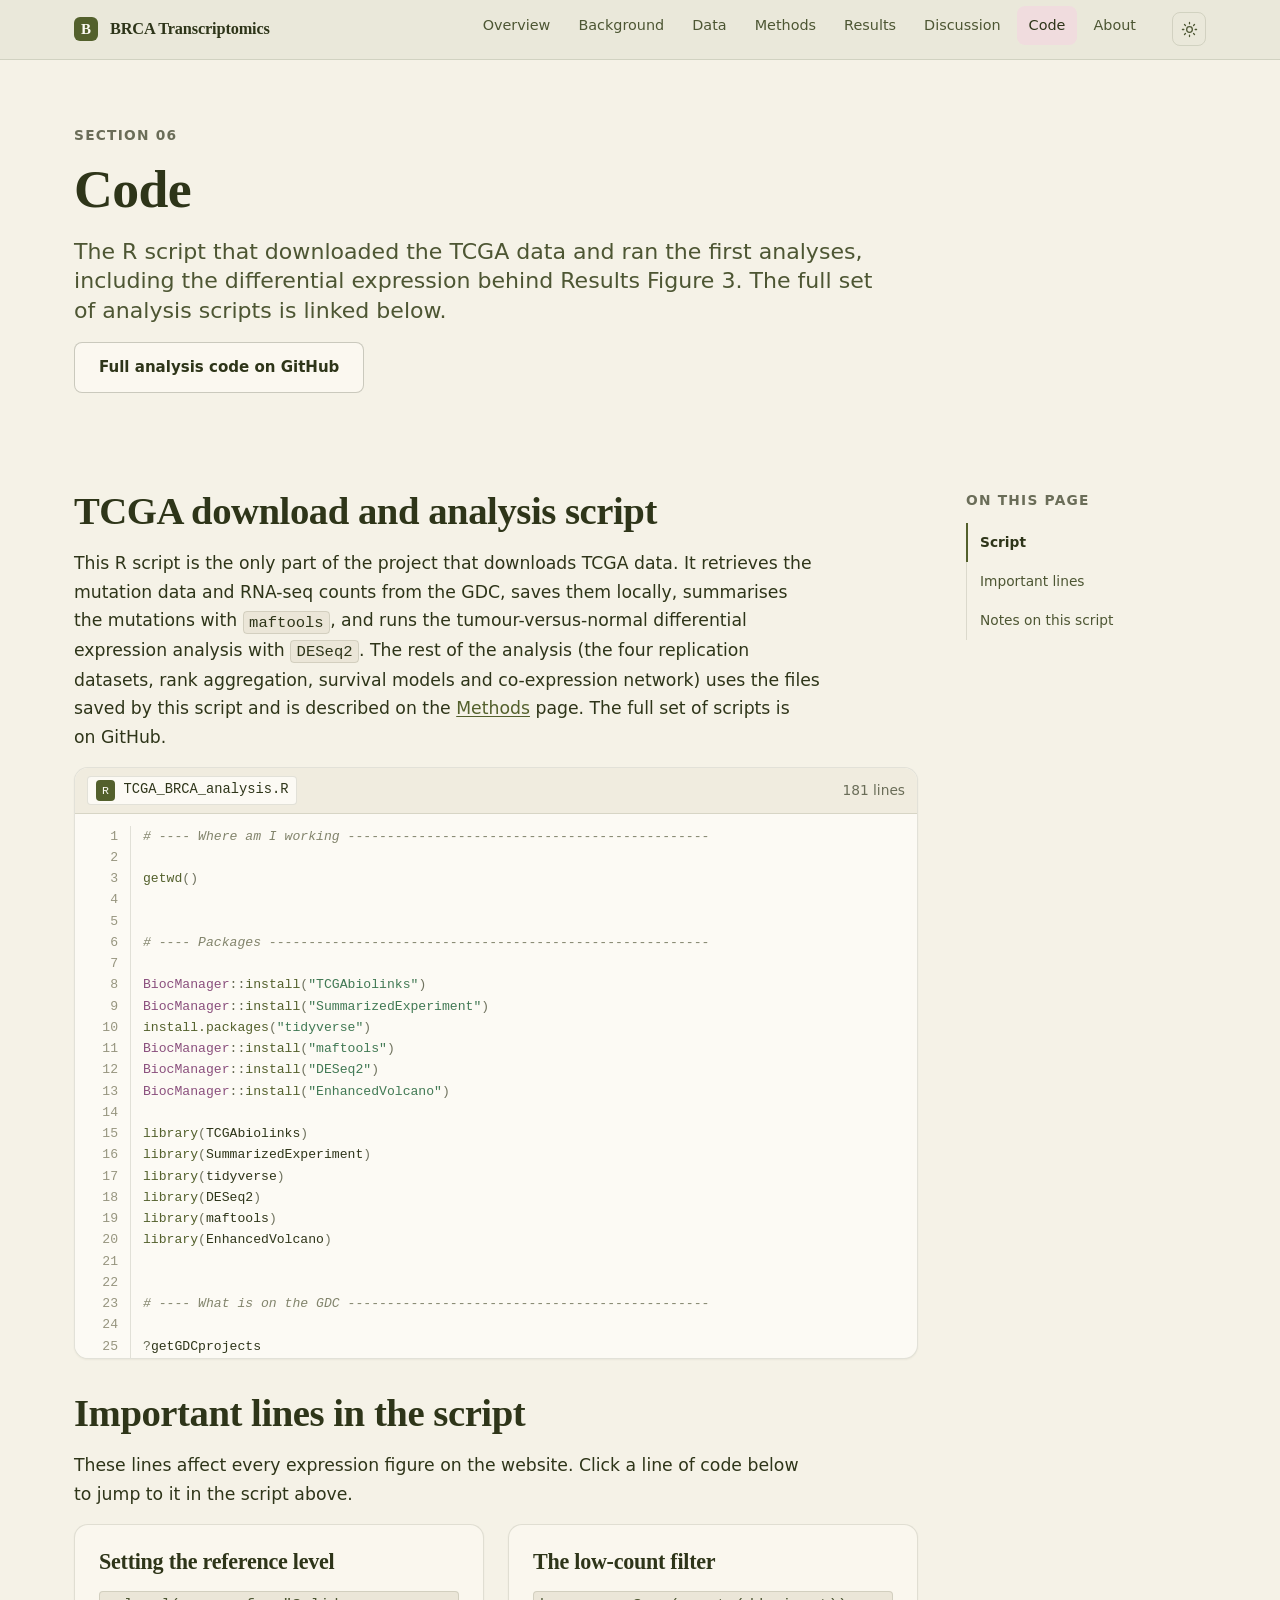
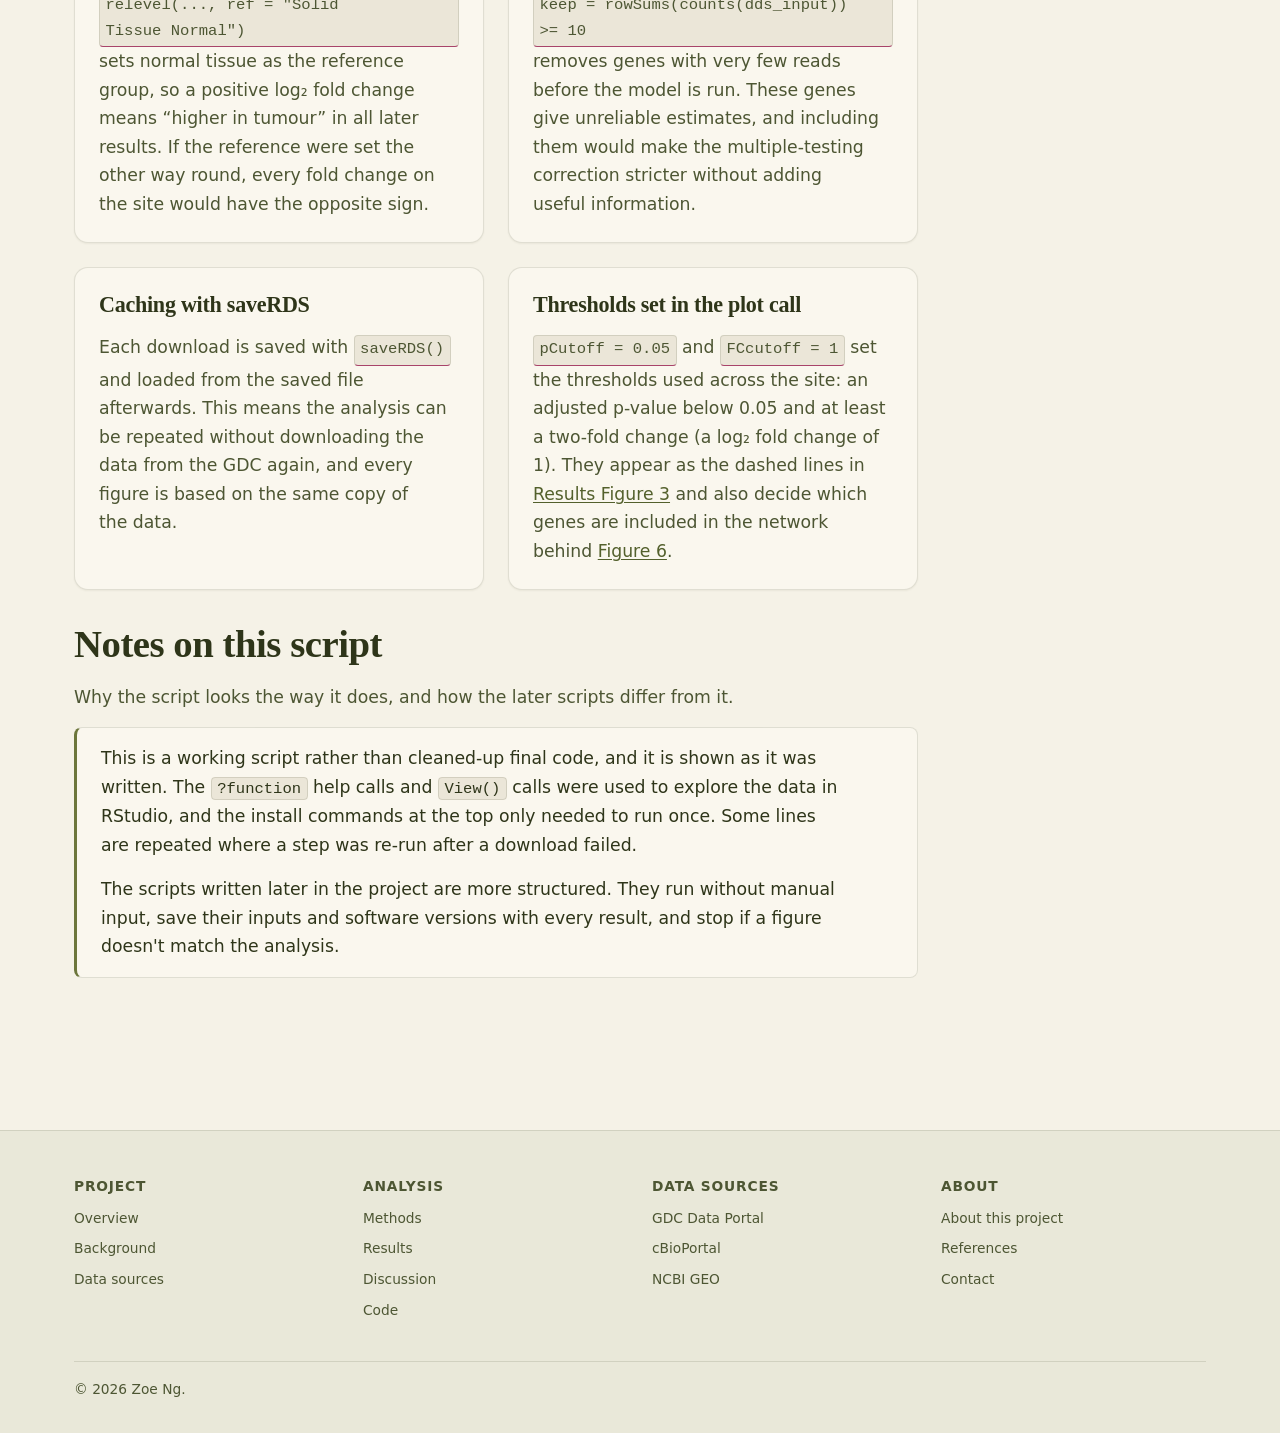
<file: code.html>
<!DOCTYPE html>
<html lang="en">
<head>
  <meta charset="utf-8">
  <meta name="viewport" content="width=device-width, initial-scale=1">
  <title>Code — PPP4C in Breast Cancer</title>
  <meta name="description" content="The R notebook behind the TCGA download, the mutation summary and the differential expression, shown in a read-only viewer.">
  <meta name="author" content="Zoe Ng">

  <meta property="og:type" content="website">
  <meta property="og:title" content="Code — Breast Cancer Transcriptomics">
  <meta property="og:description" content="The R notebook behind the TCGA download, the mutation summary and the differential expression.">

  <link rel="icon" href="data:image/svg+xml,<svg xmlns='http://www.w3.org/2000/svg' viewBox='0 0 32 32'><rect width='32' height='32' rx='7' fill='%232a78d6'/></svg>">
  <link rel="stylesheet" href="assets/css/tokens.css">
  <link rel="stylesheet" href="assets/css/styles.css">

  <script>
    /* Stamp the saved theme before first paint so there is no flash. */
    (function () {
      /* Reveal-on-scroll hides content until JavaScript unhides it, so the
         page must say up front that JavaScript is running. Without this class
         the .reveal rules never apply and the content is simply visible. */
      document.documentElement.classList.add('js');
      try {
        var t = localStorage.getItem('brca-theme');
        if (t) document.documentElement.setAttribute('data-theme', t);
      } catch (e) {}
    })();
  </script>
</head>
<body>
<a class="skip-link" href="#main">Skip to content</a>

  <header class="site-header">
    <div class="site-header__inner">
      <a class="brand" href="index.html">
        <span class="brand__mark" aria-hidden="true"></span>
        <span>BRCA Transcriptomics</span>
      </a>

      <button class="icon-btn nav-toggle" data-nav-toggle type="button"
              aria-expanded="false" aria-controls="site-nav" aria-label="Open menu">
        <svg viewBox="0 0 24 24" fill="none" stroke="currentColor" stroke-width="2"
             stroke-linecap="round" aria-hidden="true">
          <path d="M3 6h18M3 12h18M3 18h18"/>
        </svg>
      </button>

      <nav class="nav" id="site-nav" data-nav aria-label="Main">
        <ul class="nav__list">
          <li><a class="nav__link" href="index.html">Overview</a></li>
          <li><a class="nav__link" href="background.html">Background</a></li>
          <li><a class="nav__link" href="data.html">Data</a></li>
          <li><a class="nav__link" href="methods.html">Methods</a></li>
          <li><a class="nav__link" href="results.html">Results</a></li>
          <li><a class="nav__link" href="discussion.html">Discussion</a></li>
          <li><a class="nav__link" href="code.html">Code</a></li>
          <li><a class="nav__link" href="about.html">About</a></li>
        </ul>
      </nav>

      <button class="icon-btn theme-toggle" data-theme-toggle type="button" aria-label="Switch colour theme">
        <svg class="icon-sun" viewBox="0 0 24 24" fill="none" stroke="currentColor" stroke-width="1.8"
             stroke-linecap="round" aria-hidden="true">
          <circle cx="12" cy="12" r="4"/>
          <path d="M12 2v2M12 20v2M4.9 4.9l1.4 1.4M17.7 17.7l1.4 1.4M2 12h2M20 12h2M4.9 19.1l1.4-1.4M17.7 6.3l1.4-1.4"/>
        </svg>
        <svg class="icon-moon" viewBox="0 0 24 24" fill="none" stroke="currentColor" stroke-width="1.8"
             stroke-linecap="round" stroke-linejoin="round" aria-hidden="true">
          <path d="M21 12.8A9 9 0 1 1 11.2 3a7 7 0 0 0 9.8 9.8z"/>
        </svg>
      </button>
    </div>
  </header>

  <main id="main">
    <section class="section">
      <div class="container">
        <p class="eyebrow">Section 06</p>
        <h1>Code</h1>
        <p class="lede">
          The R script that downloaded the TCGA data and ran the first analyses, including the
          differential expression behind Results Figure&nbsp;3. The full set of analysis
          scripts is linked below.
        </p>
        <div class="btn-row">
          <a class="btn btn--ghost" href="https://github.com/ZoeNg0/BRCA_Analysis" target="_blank" rel="noopener">Full analysis code on GitHub</a>
        </div>
      </div>
    </section>

    <section class="section section--tight">
      <div class="container">
        <div class="layout-aside">
          <div class="stack-lg">

            <div id="notebook">
              <h2 class="mt-0">TCGA download and analysis script</h2>
              <p>
                This R script is the only part of the project that downloads TCGA data. It
                retrieves the mutation data and RNA-seq counts from the GDC, saves them locally,
                summarises the mutations with <code>maftools</code>, and runs the
                tumour-versus-normal differential expression analysis with <code>DESeq2</code>.
                The rest of the analysis (the four replication datasets, rank aggregation,
                survival models and co-expression network) uses the files saved by this script and
                is described on the <a href="methods.html">Methods</a> page. The full set of
                scripts is on GitHub.
              </p>
              <div class="codepane" data-codepane data-lang="r" data-file="TCGA_BRCA_analysis.R">
                <div class="codepane__head">
                  <span class="codepane__file">
                    <span class="codepane__lang">R</span>
                    TCGA_BRCA_analysis.R
                  </span>
                  <span class="codepane__meta" data-code-lines>read only</span>
                </div>
                <div class="codepane__body">
                  <div class="codepane__code"><pre>
# ---- Where am I working ----------------------------------------------

getwd()


# ---- Packages --------------------------------------------------------

BiocManager::install("TCGAbiolinks")
BiocManager::install("SummarizedExperiment")
install.packages("tidyverse")
BiocManager::install("maftools")
BiocManager::install("DESeq2")
BiocManager::install("EnhancedVolcano")

library(TCGAbiolinks)
library(SummarizedExperiment)
library(tidyverse)
library(DESeq2)
library(maftools)
library(EnhancedVolcano)


# ---- What is on the GDC ----------------------------------------------

?getGDCprojects
gdc_project = getGDCprojects()
View(gdc_project)
head(gdc_project[c("project_id","name")])
getGDCprojects()$project_id
?getProjectSummary()
getProjectSummary("TCGA-BRCA")


# ---- Downloading the mutation data -----------------------------------

?GDCquery
snv_query = GDCquery(project = "TCGA-BRCA",
                     data.category = "Simple Nucleotide Variation",
                     access = "open",
                     data.type = "Masked Somatic Mutation",
                     data.format = "MAF")

View(snv_query) # this is not readable for us
output_snv_query = getResults(snv_query) # this will make it readable
View(output_snv_query)

GDCdownload(snv_query)

maf = GDCprepare(snv_query)

# Save
saveRDS(maf, file = "exports/r_objects/maf.rds")

# Read it back later
maf = readRDS(file = "exports/r_objects/maf.rds")
View(maf)
unlink("GDCdata", recursive = TRUE)
GDCdownload(snv_query, files.per.chunk = 50)
maf = GDCprepare(snv_query)


# ---- Downloading the expression data ---------------------------------

rna_query = GDCquery(project = "TCGA-BRCA",
                     data.category = "Transcriptome Profiling",
                     access = "open",
                     experimental.strategy = "RNA-Seq",
                     sample.type = c("Primary Tumor","Solid Tissue Normal"))

output_rna_query = getResults(rna_query) # this will make it readable
View(output_rna_query)

unique(output_rna_query$sample_type)
GDCdownload(rna_query)

rna = GDCprepare(rna_query)
rna_matrix = assay(rna,"unstranded")

# Save
saveRDS(rna_matrix, file = "exports/r_objects/rna.rds")

# Read it back later
rna_matrix = readRDS(file = "exports/r_objects/rna.rds")
View(rna_matrix)


# ---- Output folders --------------------------------------------------

getwd()
plots_dir = file.path(getwd(),"plots")
exports_dir = file.path(getwd(),"exports")


# ---- Mutation analysis -----------------------------------------------

?read.maf
maf = read.maf(maf = maf)
getSampleSummary(maf)
plotmafSummary(maf=maf,
               rmOutlier = TRUE,
               dashboard = TRUE)

png(filename = file.path(plots_dir,"mutationOncoplot.png"),
    width = 2400,
    height = 1800,
    res = 300)

oncoplot(maf=maf,
         top=20)
dev.off()

png(filename = file.path(plots_dir,"titvPlot.png"),
    width = 2400,
    height = 1800,
    res = 300)

titv(maf=maf,
     plot=TRUE,
     useSyn = TRUE)

dev.off()


# ---- Differential expression analysis --------------------------------

colData(rna)$sample_type &lt;- relevel(colData(rna)$sample_type, ref = "Solid Tissue Normal")

levels(colData(rna)$sample_type)
# should now show: "Solid Tissue Normal" "Primary Tumor"

dds_input &lt;- DESeqDataSetFromMatrix(countData = rna_matrix,
                                     colData = colData(rna),
                                     design = ~ sample_type)

dds_input$sample_type &lt;- relevel(dds_input$sample_type, ref = "Solid Tissue Normal")
levels(dds_input$sample_type)
View(dds_input)
keep = rowSums(counts(dds_input)) &gt;= 10
dds_input = dds_input[keep,]
dds = DESeq(dds_input)

# Save
saveRDS(dds, file = "exports/r_objects/dds.rds")

# Read it back later
dds = readRDS(file = "exports/r_objects/dds.rds")

View(dds)
res = results(dds)
res
summary(res)

res_df = as.data.frame(res)
View(res_df)

write.csv(res_df,
          file = "exports/tables/DEA.csv")

gene_metadata = as.data.frame(rowData(rna))

View(gene_metadata)
res_df$gene_id = rownames(res_df)

?left_join
res_df = left_join(x = res_df,
                   y = gene_metadata,
                   by = "gene_id")

png(filename = file.path(plots_dir,"VolcanoPlot.png"),
    width = 2400,
    height = 1800,
    res = 300)

EnhancedVolcano(toptable = res_df,
                lab = res_df$gene_name,
                x = "log2FoldChange",
                y = "padj",
                pCutoff = 0.05,
                FCcutoff = 1)

dev.off()
</pre></div>
                </div>
              </div>
            </div>

            <div id="reading">
              <h2>Important lines in the script</h2>
              <p>
                These lines affect every expression figure on the website. Click a line of code
                below to jump to it in the script above.
              </p>
              <div class="grid grid--2">
                <div class="card">
                  <h4>Setting the reference level</h4>
                  <p class="text-secondary mb-0"><code data-code-jump="relevel(dds_input$sample_type">relevel(..., ref = "Solid Tissue Normal")</code> sets normal tissue as the reference group, so a positive log&#8322; fold change means &ldquo;higher in tumour&rdquo; in all later results. If the reference were set the other way round, every fold change on the site would have the opposite sign.</p>
                </div>
                <div class="card">
                  <h4>The low-count filter</h4>
                  <p class="text-secondary mb-0"><code data-code-jump="keep = rowSums(counts(dds_input))">keep = rowSums(counts(dds_input)) &gt;= 10</code> removes genes with very few reads before the model is run. These genes give unreliable estimates, and including them would make the multiple-testing correction stricter without adding useful information.</p>
                </div>
                <div class="card">
                  <h4>Caching with saveRDS</h4>
                  <p class="text-secondary mb-0">Each download is saved with <code data-code-jump="saveRDS(maf">saveRDS()</code> and loaded from the saved file afterwards. This means the analysis can be repeated without downloading the data from the GDC again, and every figure is based on the same copy of the data.</p>
                </div>
                <div class="card">
                  <h4>Thresholds set in the plot call</h4>
                  <p class="text-secondary mb-0"><code data-code-jump="pCutoff = 0.05">pCutoff = 0.05</code> and <code data-code-jump="FCcutoff = 1">FCcutoff = 1</code> set the thresholds used across the site: an adjusted p-value below 0.05 and at least a two-fold change (a log&#8322; fold change of 1). They appear as the dashed lines in <a href="results.html#transcriptome">Results Figure&nbsp;3</a> and also decide which genes are included in the network behind <a href="results.html#pathways">Figure&nbsp;6</a>.</p>
                </div>
              </div>
            </div>

            <div id="honest">
              <h2>Notes on this script</h2>
              <p class="text-secondary">Why the script looks the way it does, and how the later scripts differ from it.</p>
              <div class="callout callout--note">
                <div class="callout__body">
                  <p>This is a working script rather than cleaned-up final code, and it is shown as it was written. The <code>?function</code> help calls and <code>View()</code> calls were used to explore the data in RStudio, and the install commands at the top only needed to run once. Some lines are repeated where a step was re-run after a download failed.</p>
                  <p class="mb-0">The scripts written later in the project are more structured. They run without manual input, save their inputs and software versions with every result, and stop if a figure doesn't match the analysis.</p>
                </div>
              </div>
            </div>

          </div>

          <aside class="layout-aside__side">
            <p class="eyebrow">On this page</p>
            <ul class="toc">
              <li><a href="#notebook">Script</a></li>
              <li><a href="#reading">Important lines</a></li>
              <li><a href="#honest">Notes on this script</a></li>
            </ul>
          </aside>
        </div>
      </div>
    </section>
  </main>
<footer class="site-footer">
    <div class="container">
      <div class="grid grid--4">
        <div>
          <h4>Project</h4>
          <ul>
            <li><a href="index.html">Overview</a></li>
            <li><a href="background.html">Background</a></li>
            <li><a href="data.html">Data sources</a></li>
          </ul>
        </div>
        <div>
          <h4>Analysis</h4>
          <ul>
            <li><a href="methods.html">Methods</a></li>
            <li><a href="results.html">Results</a></li>
            <li><a href="discussion.html">Discussion</a></li>
            <li><a href="code.html">Code</a></li>
          </ul>
        </div>
        <div>
          <h4>Data sources</h4>
          <ul>
            <li><a href="https://portal.gdc.cancer.gov/" rel="noopener">GDC Data Portal</a></li>
            <li><a href="https://www.cbioportal.org/" rel="noopener">cBioPortal</a></li>
            <li><a href="https://www.ncbi.nlm.nih.gov/geo/" rel="noopener">NCBI GEO</a></li>
          </ul>
        </div>
        <div>
          <h4>About</h4>
          <ul>
            <li><a href="about.html">About this project</a></li>
            <li><a href="discussion.html#references">References</a></li>
            <li><a href="mailto:zoeng774@gmail.com">Contact</a></li>
          </ul>
        </div>
      </div>

      <div class="site-footer__bottom">
        <span>&copy; <span data-year>2026</span> Zoe Ng.</span>
      </div>
    </div>
  </footer>

  <script src="assets/js/codeviewer.js" defer></script>
  <script src="assets/js/main.js" defer></script>
</body>
</html>
</file>
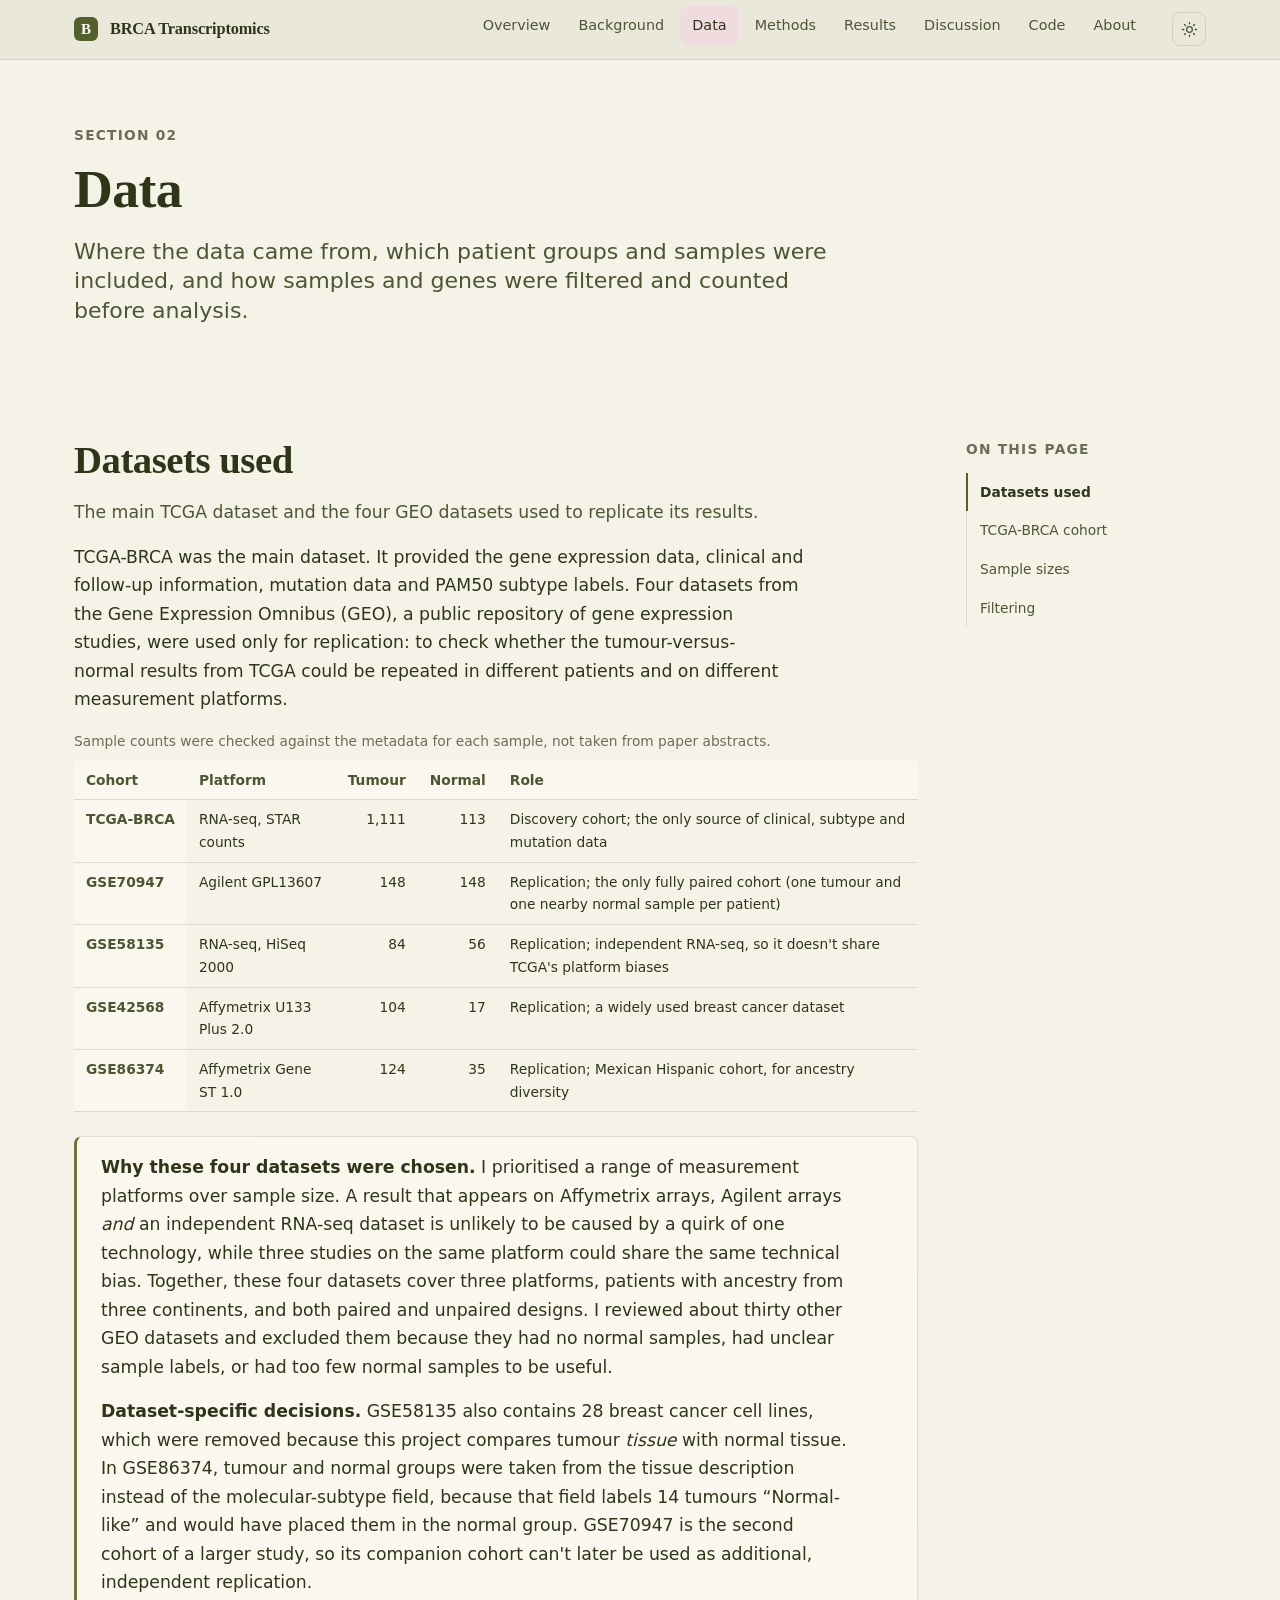
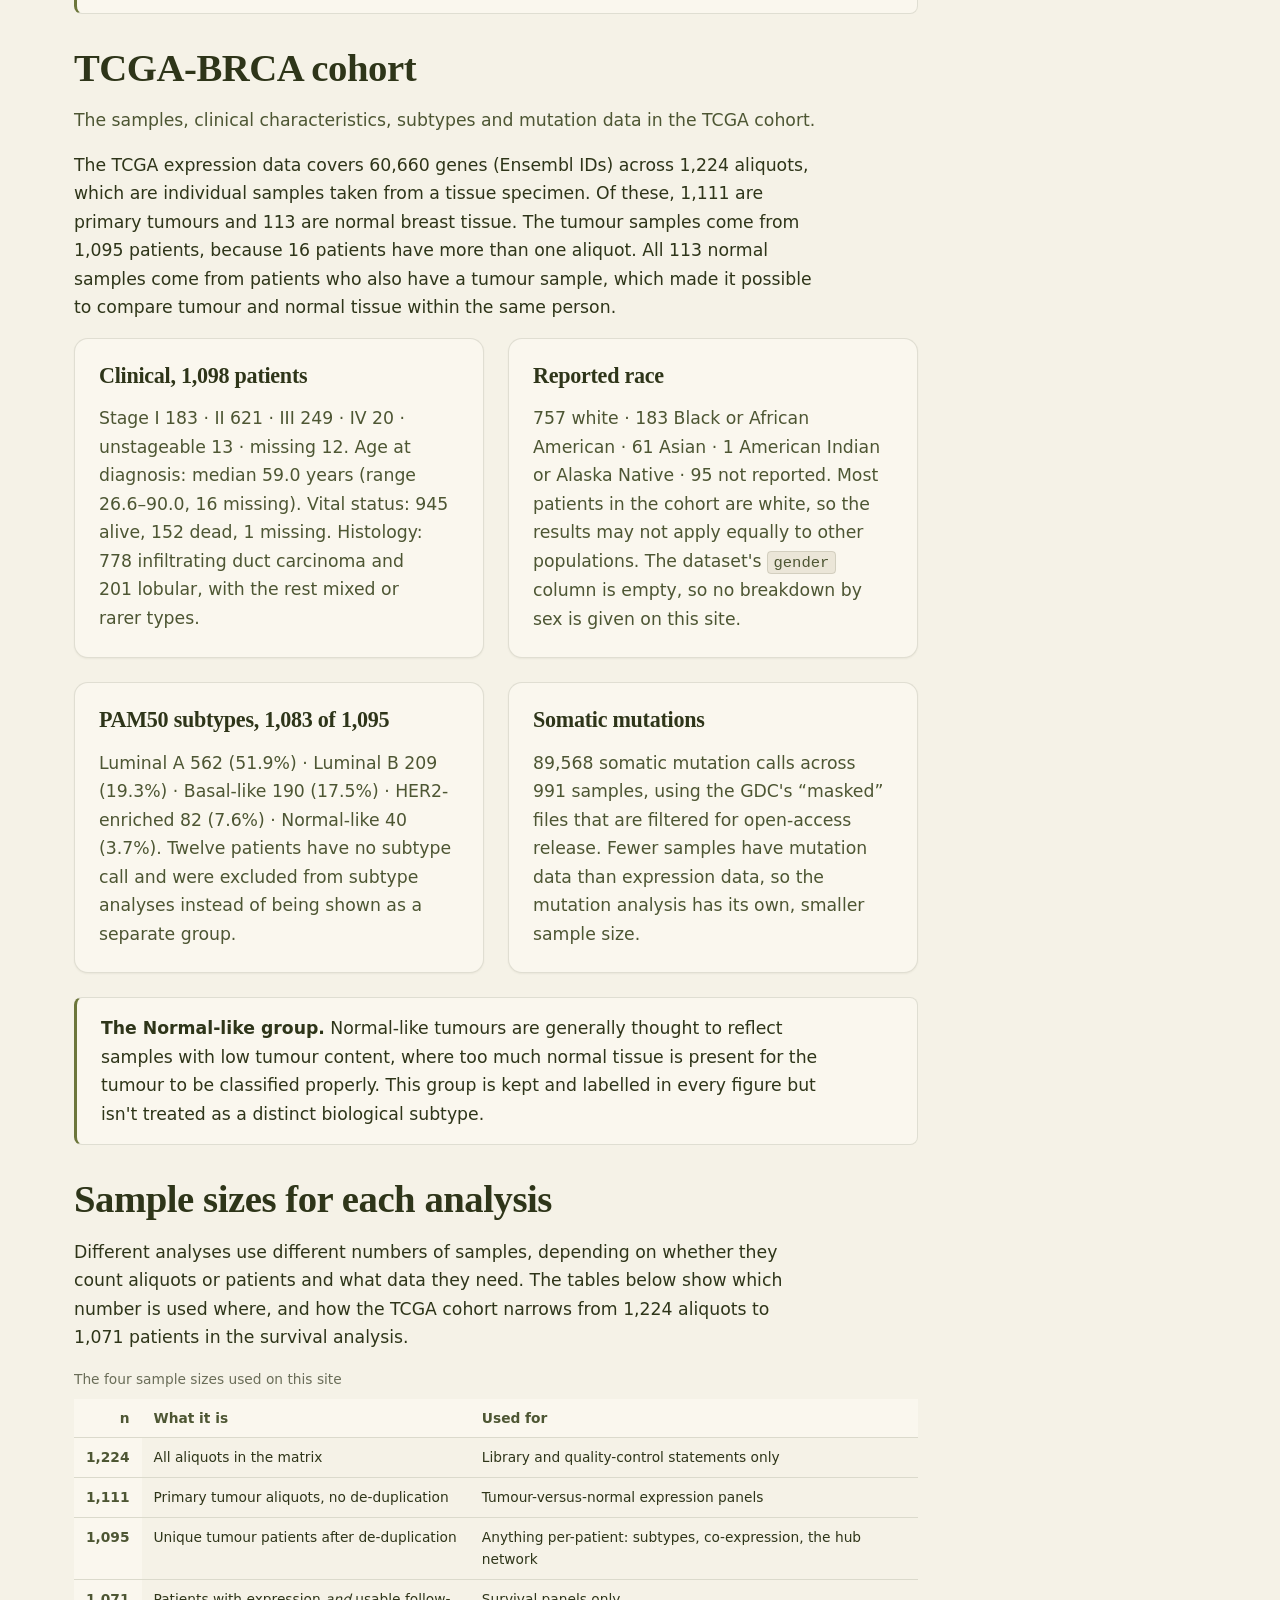
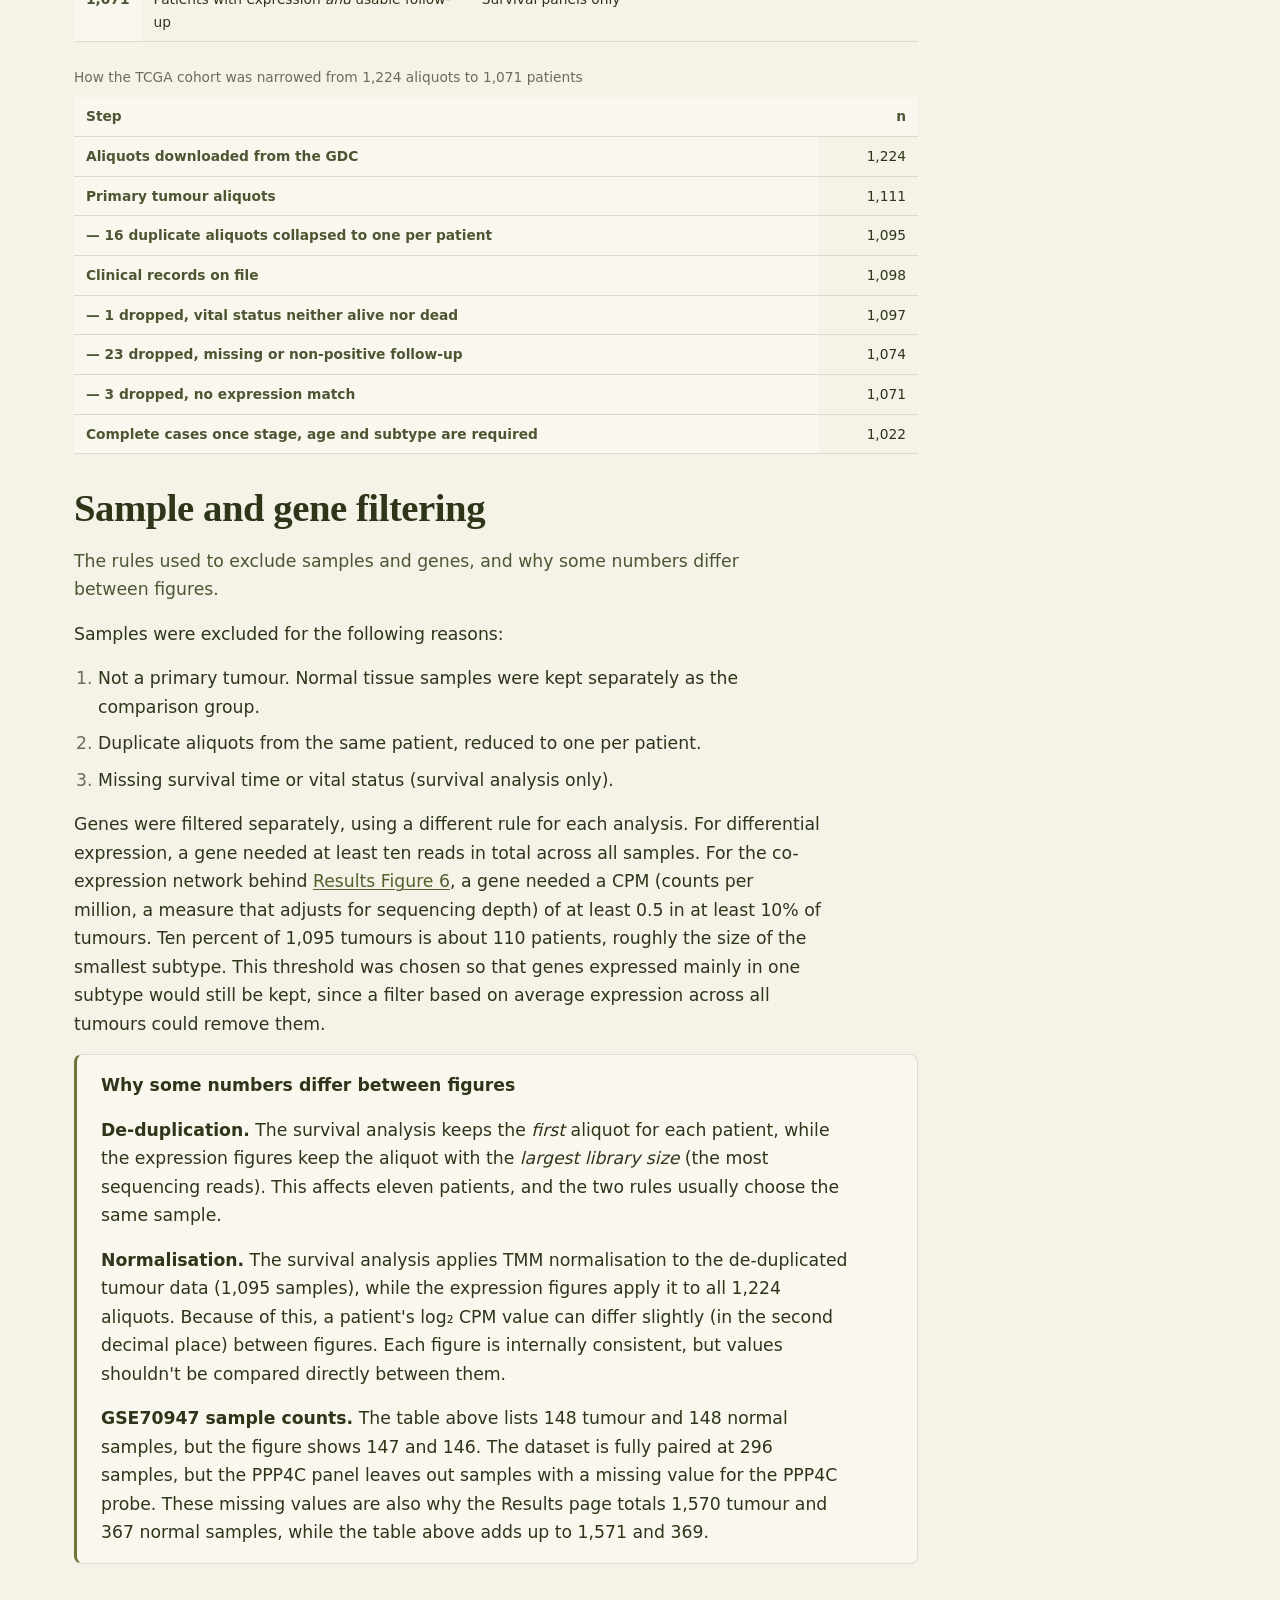
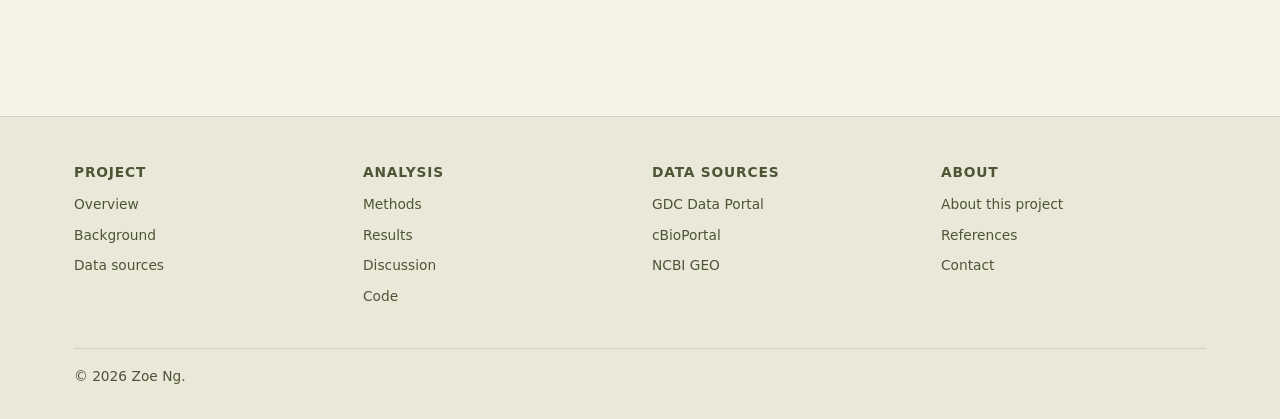
<file: data.html>
<!DOCTYPE html>
<html lang="en">
<head>
  <meta charset="utf-8">
  <meta name="viewport" content="width=device-width, initial-scale=1">
  <title>Data — PPP4C in Breast Cancer</title>
  <meta name="description" content="The five cohorts behind the analysis: TCGA-BRCA and four GEO series, with sample counts, denominators and filtering rules.">
  <meta name="author" content="Zoe Ng">

  <meta property="og:type" content="website">
  <meta property="og:title" content="Data — Breast Cancer Transcriptomics">
  <meta property="og:description" content="The five cohorts behind the analysis: TCGA-BRCA and four GEO series, with sample counts, denominators and filtering rules.">

  <link rel="icon" href="data:image/svg+xml,<svg xmlns='http://www.w3.org/2000/svg' viewBox='0 0 32 32'><rect width='32' height='32' rx='7' fill='%232a78d6'/></svg>">
  <link rel="stylesheet" href="assets/css/tokens.css">
  <link rel="stylesheet" href="assets/css/styles.css">

  <script>
    /* Stamp the saved theme before first paint so there is no flash. */
    (function () {
      /* Reveal-on-scroll hides content until JavaScript unhides it, so the
         page must say up front that JavaScript is running. Without this class
         the .reveal rules never apply and the content is simply visible. */
      document.documentElement.classList.add('js');
      try {
        var t = localStorage.getItem('brca-theme');
        if (t) document.documentElement.setAttribute('data-theme', t);
      } catch (e) {}
    })();
  </script>
</head>
<body>
<a class="skip-link" href="#main">Skip to content</a>

  <header class="site-header">
    <div class="site-header__inner">
      <a class="brand" href="index.html">
        <span class="brand__mark" aria-hidden="true"></span>
        <span>BRCA Transcriptomics</span>
      </a>

      <button class="icon-btn nav-toggle" data-nav-toggle type="button"
              aria-expanded="false" aria-controls="site-nav" aria-label="Open menu">
        <svg viewBox="0 0 24 24" fill="none" stroke="currentColor" stroke-width="2"
             stroke-linecap="round" aria-hidden="true">
          <path d="M3 6h18M3 12h18M3 18h18"/>
        </svg>
      </button>

      <nav class="nav" id="site-nav" data-nav aria-label="Main">
        <ul class="nav__list">
          <li><a class="nav__link" href="index.html">Overview</a></li>
          <li><a class="nav__link" href="background.html">Background</a></li>
          <li><a class="nav__link" href="data.html">Data</a></li>
          <li><a class="nav__link" href="methods.html">Methods</a></li>
          <li><a class="nav__link" href="results.html">Results</a></li>
          <li><a class="nav__link" href="discussion.html">Discussion</a></li>
          <li><a class="nav__link" href="code.html">Code</a></li>
          <li><a class="nav__link" href="about.html">About</a></li>
        </ul>
      </nav>

      <button class="icon-btn theme-toggle" data-theme-toggle type="button" aria-label="Switch colour theme">
        <svg class="icon-sun" viewBox="0 0 24 24" fill="none" stroke="currentColor" stroke-width="1.8"
             stroke-linecap="round" aria-hidden="true">
          <circle cx="12" cy="12" r="4"/>
          <path d="M12 2v2M12 20v2M4.9 4.9l1.4 1.4M17.7 17.7l1.4 1.4M2 12h2M20 12h2M4.9 19.1l1.4-1.4M17.7 6.3l1.4-1.4"/>
        </svg>
        <svg class="icon-moon" viewBox="0 0 24 24" fill="none" stroke="currentColor" stroke-width="1.8"
             stroke-linecap="round" stroke-linejoin="round" aria-hidden="true">
          <path d="M21 12.8A9 9 0 1 1 11.2 3a7 7 0 0 0 9.8 9.8z"/>
        </svg>
      </button>
    </div>
  </header>

  <main id="main">
    <section class="section">
      <div class="container">
        <p class="eyebrow">Section 02</p>
        <h1>Data</h1>
        <p class="lede">
          Where the data came from, which patient groups and samples were included, and how
          samples and genes were filtered and counted before analysis.
        </p>
      </div>
    </section>

    <section class="section section--tight">
      <div class="container">
        <div class="layout-aside">
          <div class="stack-lg">

            <div id="datasets">
              <h2 class="mt-0">Datasets used</h2>
              <p class="text-secondary">The main TCGA dataset and the four GEO datasets used to replicate its results.</p>
              <p>
                TCGA-BRCA was the main dataset. It provided the gene expression data, clinical
                and follow-up information, mutation data and PAM50 subtype labels. Four datasets
                from the Gene Expression Omnibus (GEO), a public repository of gene expression
                studies, were used only for replication: to check whether the tumour-versus-normal
                results from TCGA could be repeated in different patients and on different
                measurement platforms.
              </p>

              <div class="table-wrap">
                <table>
                  <caption>Sample counts were checked against the metadata for each sample, not taken from paper abstracts.</caption>
                  <thead>
                    <tr>
                      <th scope="col">Cohort</th><th scope="col">Platform</th>
                      <th scope="col" class="num">Tumour</th><th scope="col" class="num">Normal</th>
                      <th scope="col">Role</th>
                    </tr>
                  </thead>
                  <tbody>
                    <tr><th scope="row">TCGA-BRCA</th><td>RNA-seq, STAR counts</td><td class="num">1,111</td><td class="num">113</td><td>Discovery cohort; the only source of clinical, subtype and mutation data</td></tr>
                    <tr><th scope="row">GSE70947</th><td>Agilent GPL13607</td><td class="num">148</td><td class="num">148</td><td>Replication; the only fully paired cohort (one tumour and one nearby normal sample per patient)</td></tr>
                    <tr><th scope="row">GSE58135</th><td>RNA-seq, HiSeq 2000</td><td class="num">84</td><td class="num">56</td><td>Replication; independent RNA-seq, so it doesn't share TCGA's platform biases</td></tr>
                    <tr><th scope="row">GSE42568</th><td>Affymetrix U133 Plus 2.0</td><td class="num">104</td><td class="num">17</td><td>Replication; a widely used breast cancer dataset</td></tr>
                    <tr><th scope="row">GSE86374</th><td>Affymetrix Gene ST 1.0</td><td class="num">124</td><td class="num">35</td><td>Replication; Mexican Hispanic cohort, for ancestry diversity</td></tr>
                  </tbody>
                </table>
              </div>

              <div class="callout callout--note">
                <div class="callout__body">
                  <p><strong>Why these four datasets were chosen.</strong> I prioritised a range of measurement platforms over sample size. A result that appears on Affymetrix arrays, Agilent arrays <em>and</em> an independent RNA-seq dataset is unlikely to be caused by a quirk of one technology, while three studies on the same platform could share the same technical bias. Together, these four datasets cover three platforms, patients with ancestry from three continents, and both paired and unpaired designs. I reviewed about thirty other GEO datasets and excluded them because they had no normal samples, had unclear sample labels, or had too few normal samples to be useful.</p>
                  <p class="mb-0"><strong>Dataset-specific decisions.</strong> GSE58135 also contains 28 breast cancer cell lines, which were removed because this project compares tumour <em>tissue</em> with normal tissue. In GSE86374, tumour and normal groups were taken from the tissue description instead of the molecular-subtype field, because that field labels 14 tumours &ldquo;Normal-like&rdquo; and would have placed them in the normal group. GSE70947 is the second cohort of a larger study, so its companion cohort can't later be used as additional, independent replication.</p>
                </div>
              </div>
            </div>

            <div id="tcga">
              <h2>TCGA-BRCA cohort</h2>
              <p class="text-secondary">The samples, clinical characteristics, subtypes and mutation data in the TCGA cohort.</p>
              <p>
                The TCGA expression data covers 60,660 genes (Ensembl IDs) across 1,224 aliquots,
                which are individual samples taken from a tissue specimen. Of these, 1,111 are
                primary tumours and 113 are normal breast tissue. The tumour samples come from
                1,095 patients, because 16 patients have more than one aliquot. All 113 normal
                samples come from patients who also have a tumour sample, which made it possible
                to compare tumour and normal tissue within the same person.
              </p>

              <div class="grid grid--2">
                <div class="card">
                  <h4>Clinical, 1,098 patients</h4>
                  <p class="text-secondary mb-0">
                    Stage I 183 &middot; II 621 &middot; III 249 &middot; IV 20 &middot;
                    unstageable 13 &middot; missing 12. Age at diagnosis: median 59.0 years
                    (range 26.6&ndash;90.0, 16 missing). Vital status: 945 alive, 152 dead,
                    1 missing. Histology: 778 infiltrating duct carcinoma and 201 lobular,
                    with the rest mixed or rarer types.
                  </p>
                </div>
                <div class="card">
                  <h4>Reported race</h4>
                  <p class="text-secondary mb-0">
                    757 white &middot; 183 Black or African American &middot; 61 Asian
                    &middot; 1 American Indian or Alaska Native &middot; 95 not reported.
                    Most patients in the cohort are white, so the results may not apply equally
                    to other populations. The dataset's <code>gender</code> column is empty, so no
                    breakdown by sex is given on this site.
                  </p>
                </div>
                <div class="card">
                  <h4>PAM50 subtypes, 1,083 of 1,095</h4>
                  <p class="text-secondary mb-0">
                    Luminal A 562 (51.9%) &middot; Luminal B 209 (19.3%) &middot;
                    Basal-like 190 (17.5%) &middot; HER2-enriched 82 (7.6%) &middot;
                    Normal-like 40 (3.7%). Twelve patients have no subtype call and were excluded from subtype analyses
                    instead of being shown as a separate group.
                  </p>
                </div>
                <div class="card">
                  <h4>Somatic mutations</h4>
                  <p class="text-secondary mb-0">
                    89,568 somatic mutation calls across 991 samples, using the GDC's &ldquo;masked&rdquo;
                    files that are filtered for open-access release. Fewer samples have mutation
                    data than expression data, so the mutation analysis has its own, smaller
                    sample size.
                  </p>
                </div>
              </div>

              <div class="callout callout--note">
                <div class="callout__body">
                  <p class="mb-0"><strong>The Normal-like group.</strong> Normal-like tumours are generally thought to reflect samples with low tumour content, where too much normal tissue is present for the tumour to be classified properly. This group is kept and labelled in every figure but isn't treated as a distinct biological subtype.</p>
                </div>
              </div>
            </div>

            <div id="counts">
              <h2>Sample sizes for each analysis</h2>
              <p>
                Different analyses use different numbers of samples, depending on whether they
                count aliquots or patients and what data they need. The tables below show which
                number is used where, and how the TCGA cohort narrows from 1,224 aliquots to
                1,071 patients in the survival analysis.
              </p>

              <div class="table-wrap">
                <table>
                  <caption>The four sample sizes used on this site</caption>
                  <thead>
                    <tr><th scope="col" class="num">n</th><th scope="col">What it is</th><th scope="col">Used for</th></tr>
                  </thead>
                  <tbody>
                    <tr><th scope="row" class="num">1,224</th><td>All aliquots in the matrix</td><td>Library and quality-control statements only</td></tr>
                    <tr><th scope="row" class="num">1,111</th><td>Primary tumour aliquots, no de-duplication</td><td>Tumour-versus-normal expression panels</td></tr>
                    <tr><th scope="row" class="num">1,095</th><td>Unique tumour patients after de-duplication</td><td>Anything per-patient: subtypes, co-expression, the hub network</td></tr>
                    <tr><th scope="row" class="num">1,071</th><td>Patients with expression <em>and</em> usable follow-up</td><td>Survival panels only</td></tr>
                  </tbody>
                </table>
              </div>

              <div class="table-wrap">
                <table>
                  <caption>How the TCGA cohort was narrowed from 1,224 aliquots to 1,071 patients</caption>
                  <thead>
                    <tr><th scope="col">Step</th><th scope="col" class="num">n</th></tr>
                  </thead>
                  <tbody>
                    <tr><th scope="row">Aliquots downloaded from the GDC</th><td class="num">1,224</td></tr>
                    <tr><th scope="row">Primary tumour aliquots</th><td class="num">1,111</td></tr>
                    <tr><th scope="row">&mdash; 16 duplicate aliquots collapsed to one per patient</th><td class="num">1,095</td></tr>
                    <tr><th scope="row">Clinical records on file</th><td class="num">1,098</td></tr>
                    <tr><th scope="row">&mdash; 1 dropped, vital status neither alive nor dead</th><td class="num">1,097</td></tr>
                    <tr><th scope="row">&mdash; 23 dropped, missing or non-positive follow-up</th><td class="num">1,074</td></tr>
                    <tr><th scope="row">&mdash; 3 dropped, no expression match</th><td class="num">1,071</td></tr>
                    <tr><th scope="row">Complete cases once stage, age and subtype are required</th><td class="num">1,022</td></tr>
                  </tbody>
                </table>
              </div>
            </div>

            <div id="filtering">
              <h2>Sample and gene filtering</h2>
              <p class="text-secondary">The rules used to exclude samples and genes, and why some numbers differ between figures.</p>
              <p>Samples were excluded for the following reasons:</p>
              <ol>
                <li>Not a primary tumour. Normal tissue samples were kept separately as the comparison group.</li>
                <li>Duplicate aliquots from the same patient, reduced to one per patient.</li>
                <li>Missing survival time or vital status (survival analysis only).</li>
              </ol>
              <p>
                Genes were filtered separately, using a different rule for each analysis. For
                differential expression, a gene needed at least ten reads in total across all
                samples. For the co-expression network behind
                <a href="results.html#pathways">Results Figure&nbsp;6</a>, a gene needed a CPM
                (counts per million, a measure that adjusts for sequencing depth) of at least
                0.5 in at least 10% of tumours. Ten percent of 1,095 tumours is about 110
                patients, roughly the size of the smallest subtype. This threshold was chosen so
                that genes expressed mainly in one subtype would still be kept, since a filter
                based on average expression across all tumours could remove them.
              </p>

              <div class="callout callout--note">
                <div class="callout__body">
                  <p><strong>Why some numbers differ between figures</strong></p>
                  <p><strong>De-duplication.</strong> The survival analysis keeps the <em>first</em> aliquot for each patient, while the expression figures keep the aliquot with the <em>largest library size</em> (the most sequencing reads). This affects eleven patients, and the two rules usually choose the same sample.</p>
                  <p><strong>Normalisation.</strong> The survival analysis applies TMM normalisation to the de-duplicated tumour data (1,095 samples), while the expression figures apply it to all 1,224 aliquots. Because of this, a patient's log&#8322;&nbsp;CPM value can differ slightly (in the second decimal place) between figures. Each figure is internally consistent, but values shouldn't be compared directly between them.</p>
                  <p class="mb-0"><strong>GSE70947 sample counts.</strong> The table above lists 148 tumour and 148 normal samples, but the figure shows 147 and 146. The dataset is fully paired at 296 samples, but the PPP4C panel leaves out samples with a missing value for the PPP4C probe. These missing values are also why the Results page totals 1,570 tumour and 367 normal samples, while the table above adds up to 1,571 and 369.</p>
                </div>
              </div>
            </div>

          </div>

          <aside class="layout-aside__side">
            <p class="eyebrow">On this page</p>
            <ul class="toc">
              <li><a href="#datasets">Datasets used</a></li>
              <li><a href="#tcga">TCGA-BRCA cohort</a></li>
              <li><a href="#counts">Sample sizes</a></li>
              <li><a href="#filtering">Filtering</a></li>
            </ul>
          </aside>
        </div>
      </div>
    </section>
  </main>
<footer class="site-footer">
    <div class="container">
      <div class="grid grid--4">
        <div>
          <h4>Project</h4>
          <ul>
            <li><a href="index.html">Overview</a></li>
            <li><a href="background.html">Background</a></li>
            <li><a href="data.html">Data sources</a></li>
          </ul>
        </div>
        <div>
          <h4>Analysis</h4>
          <ul>
            <li><a href="methods.html">Methods</a></li>
            <li><a href="results.html">Results</a></li>
            <li><a href="discussion.html">Discussion</a></li>
            <li><a href="code.html">Code</a></li>
          </ul>
        </div>
        <div>
          <h4>Data sources</h4>
          <ul>
            <li><a href="https://portal.gdc.cancer.gov/" rel="noopener">GDC Data Portal</a></li>
            <li><a href="https://www.cbioportal.org/" rel="noopener">cBioPortal</a></li>
            <li><a href="https://www.ncbi.nlm.nih.gov/geo/" rel="noopener">NCBI GEO</a></li>
          </ul>
        </div>
        <div>
          <h4>About</h4>
          <ul>
            <li><a href="about.html">About this project</a></li>
            <li><a href="discussion.html#references">References</a></li>
            <li><a href="mailto:zoeng774@gmail.com">Contact</a></li>
          </ul>
        </div>
      </div>

      <div class="site-footer__bottom">
        <span>&copy; <span data-year>2026</span> Zoe Ng.</span>
      </div>
    </div>
  </footer>

  <script src="assets/js/data.js" defer></script>
  <script src="assets/js/charts.js" defer></script>
  <script src="assets/js/main.js" defer></script>
</body>
</html>
</file>
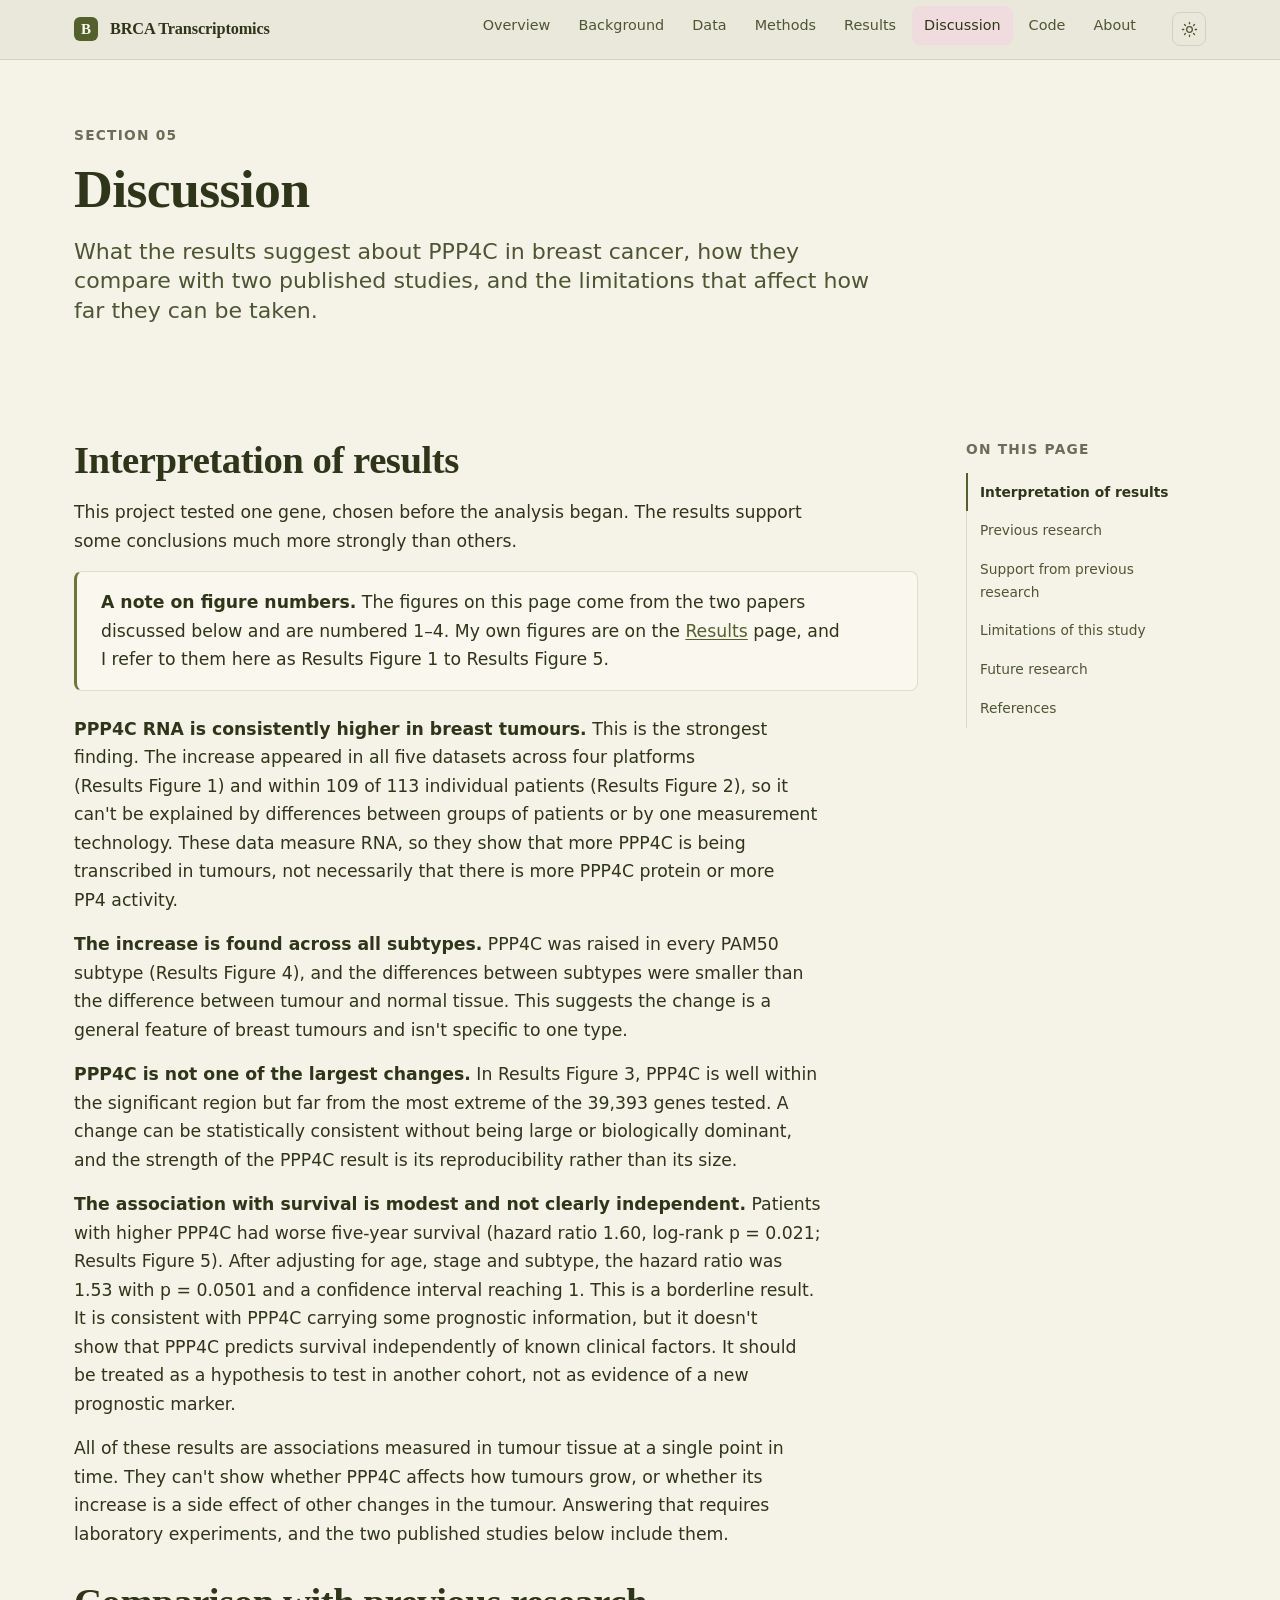
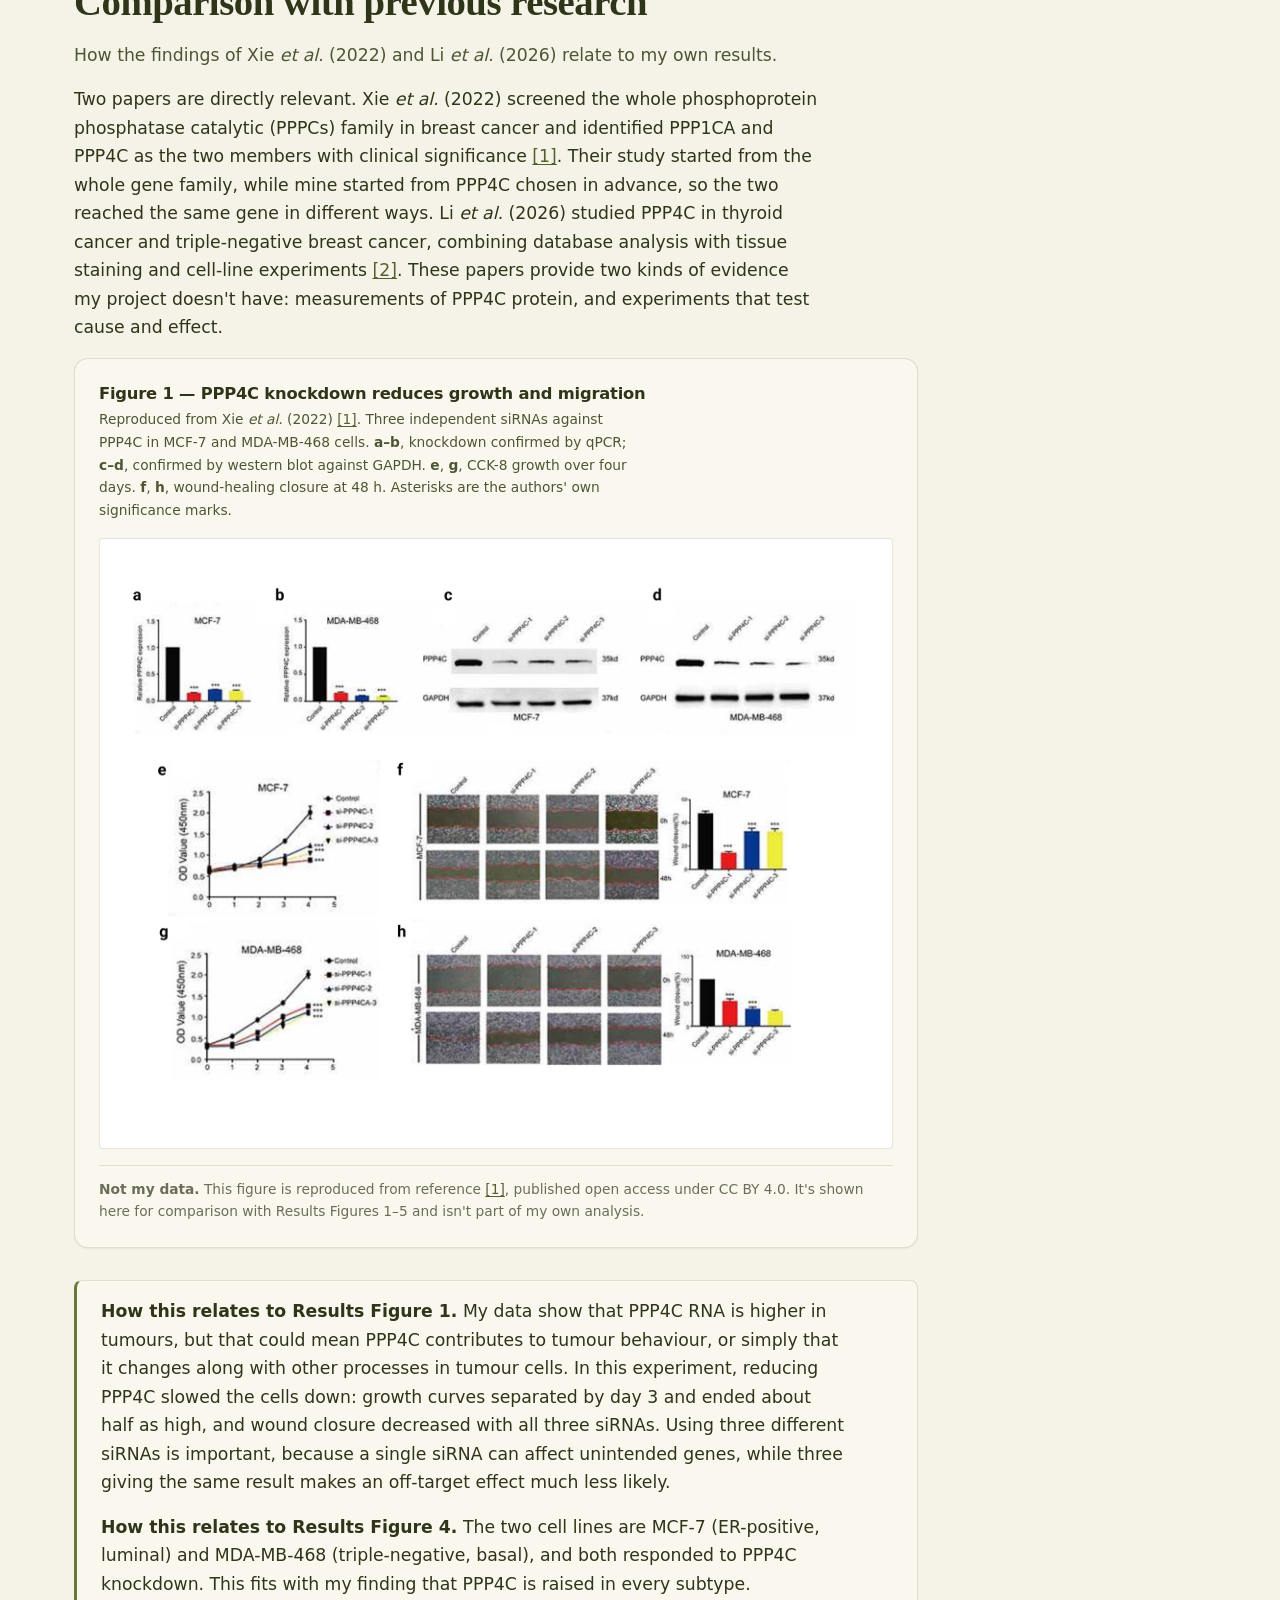
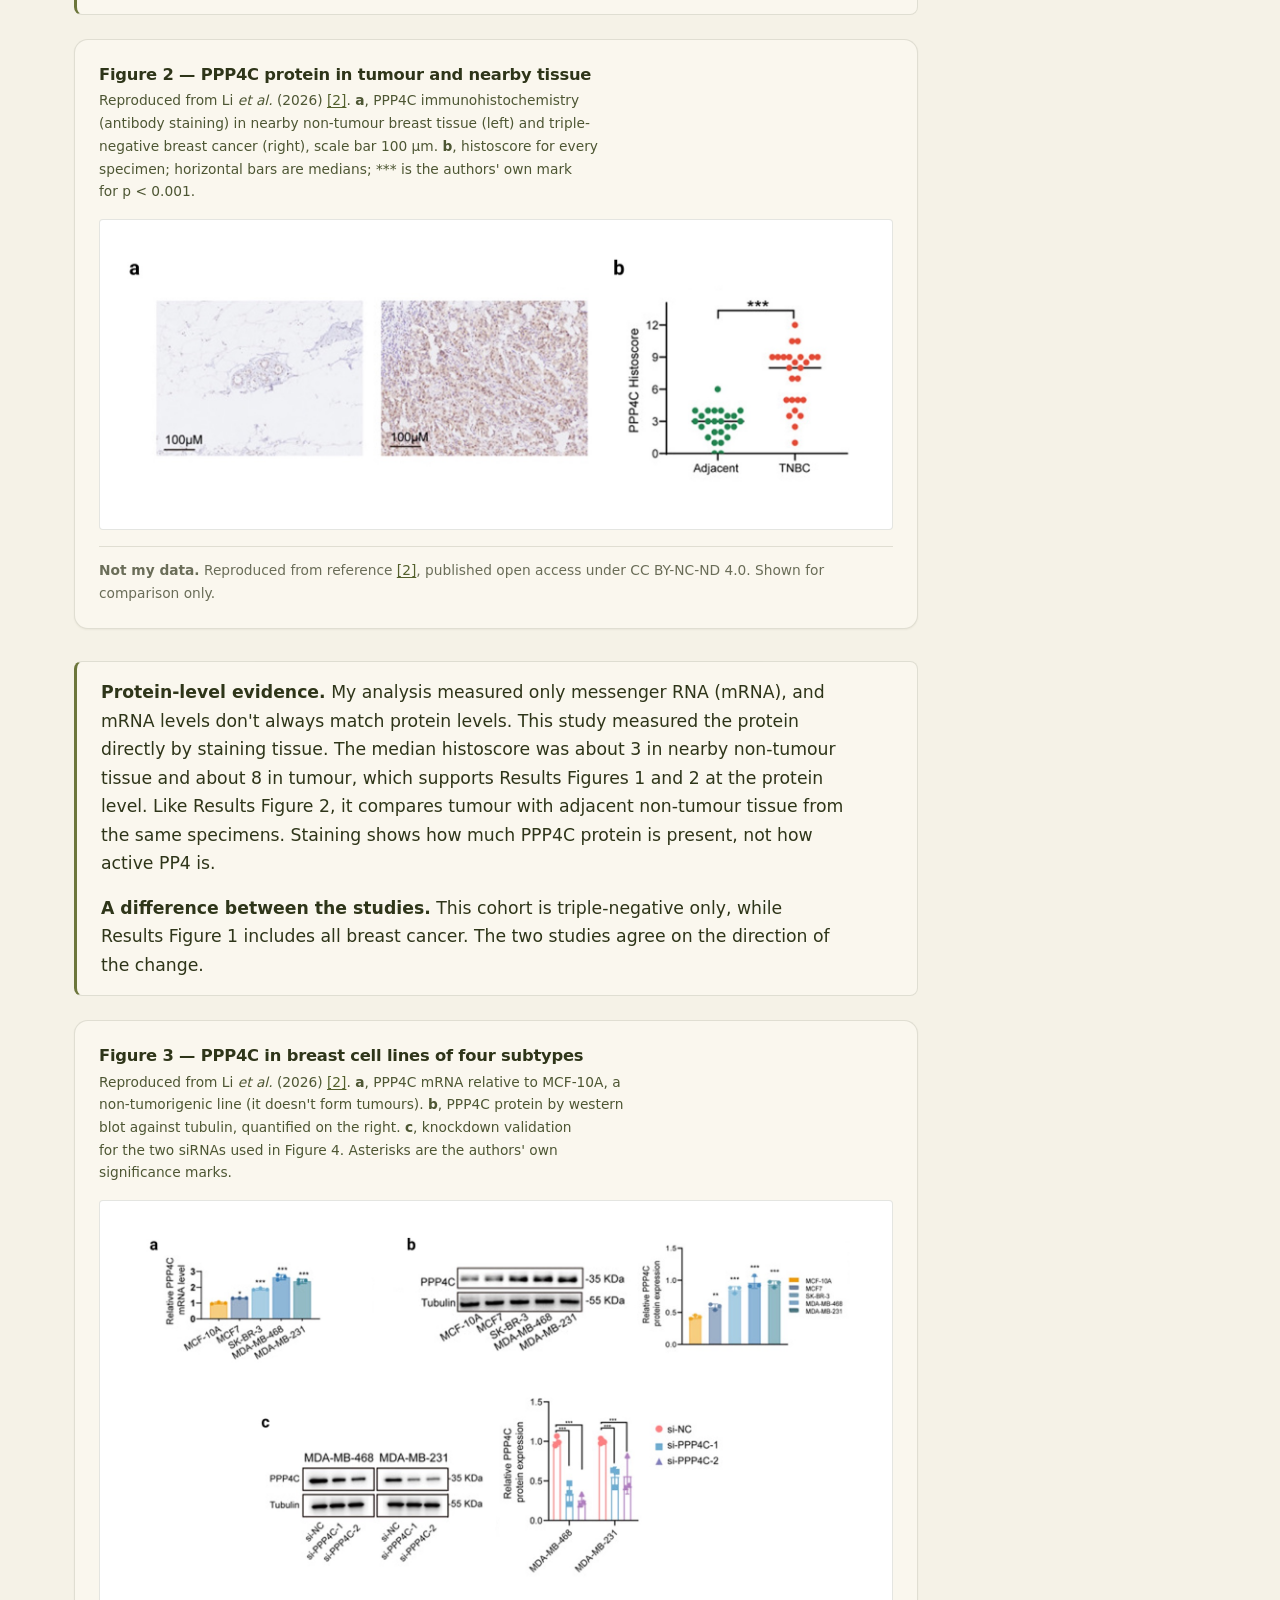
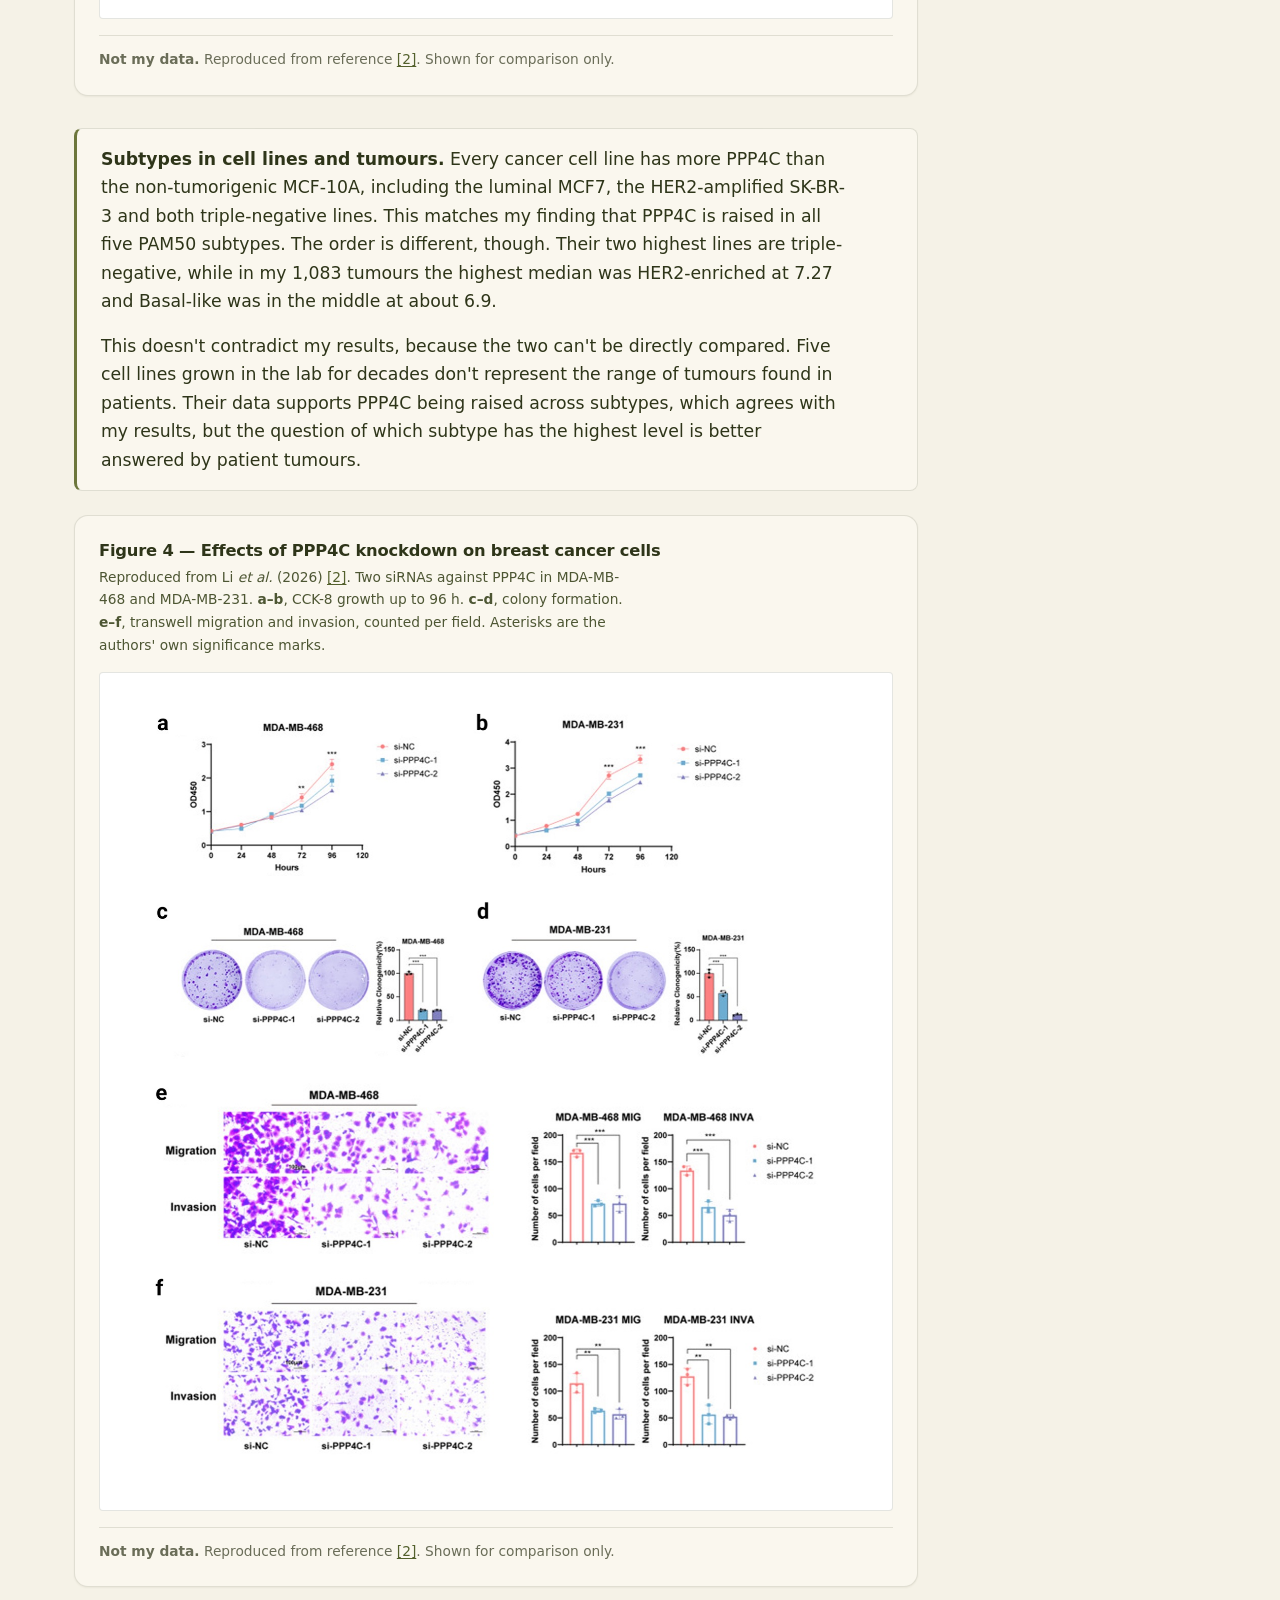
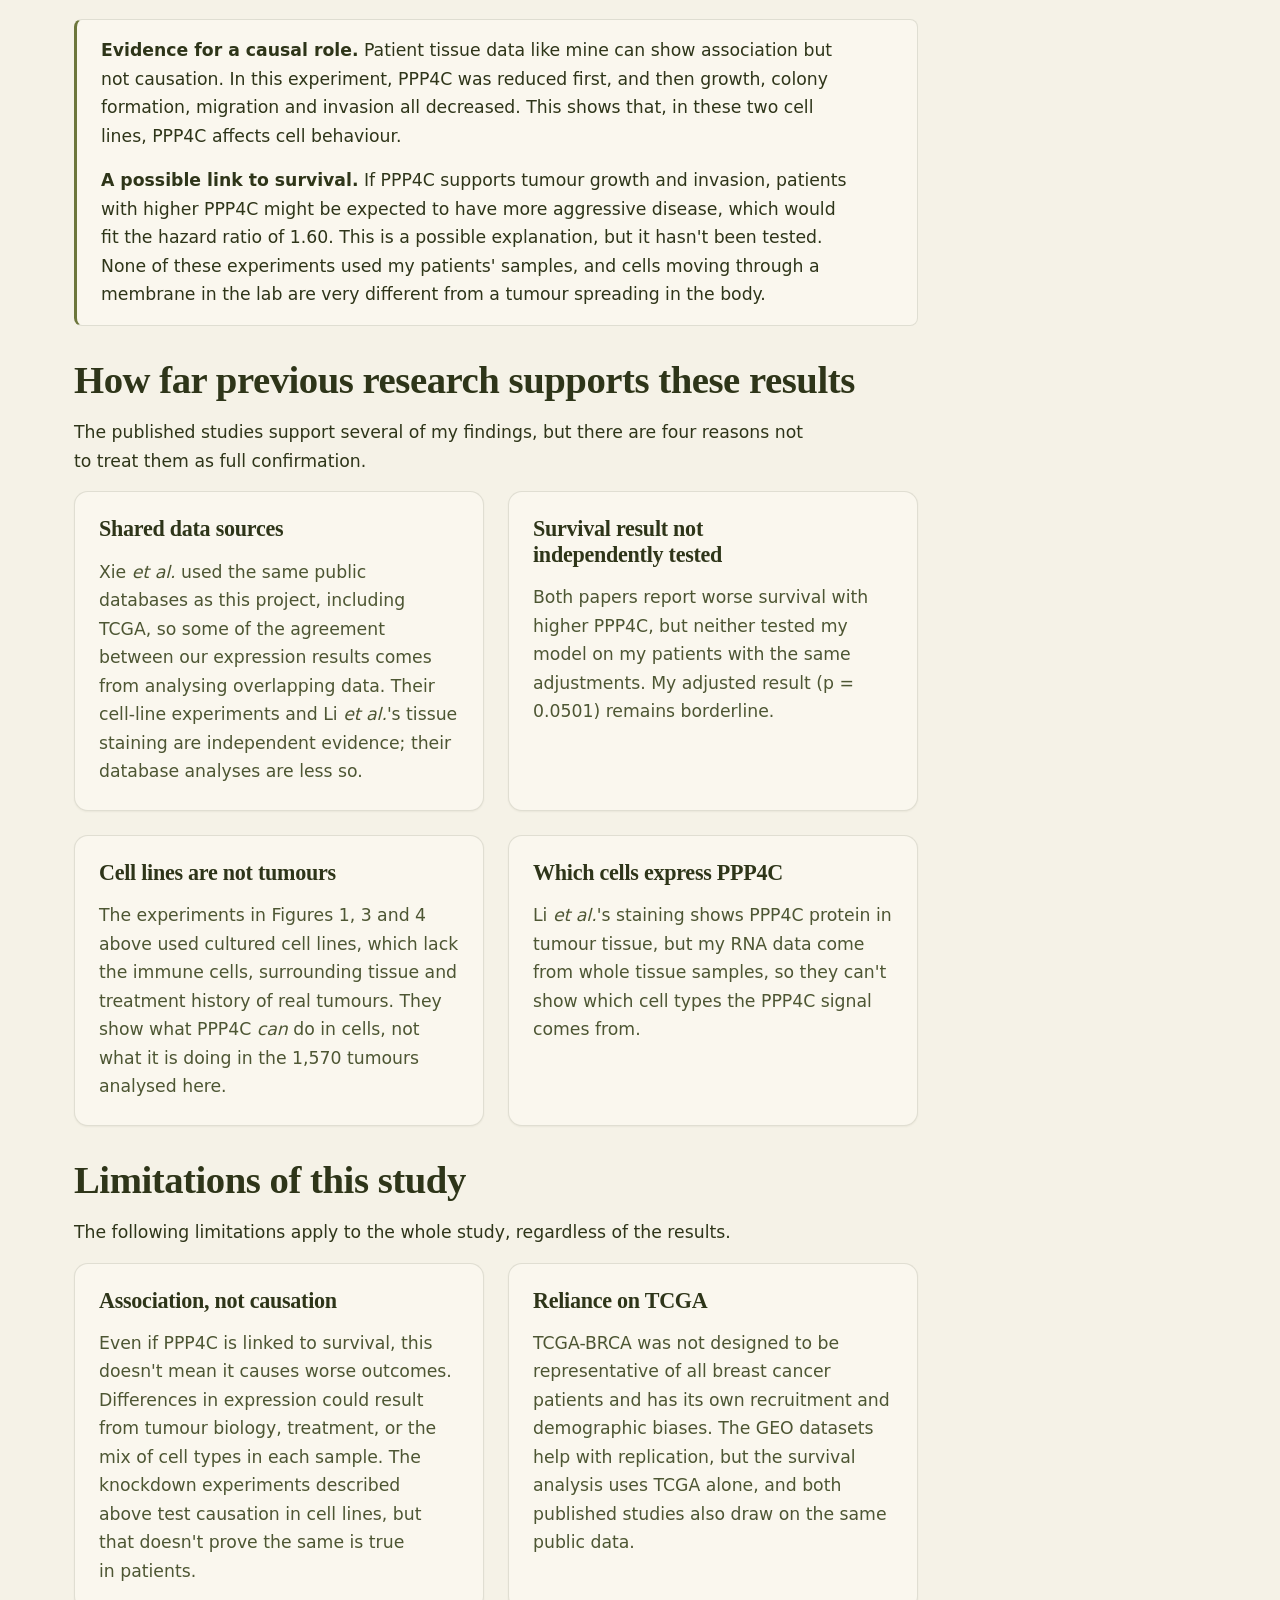
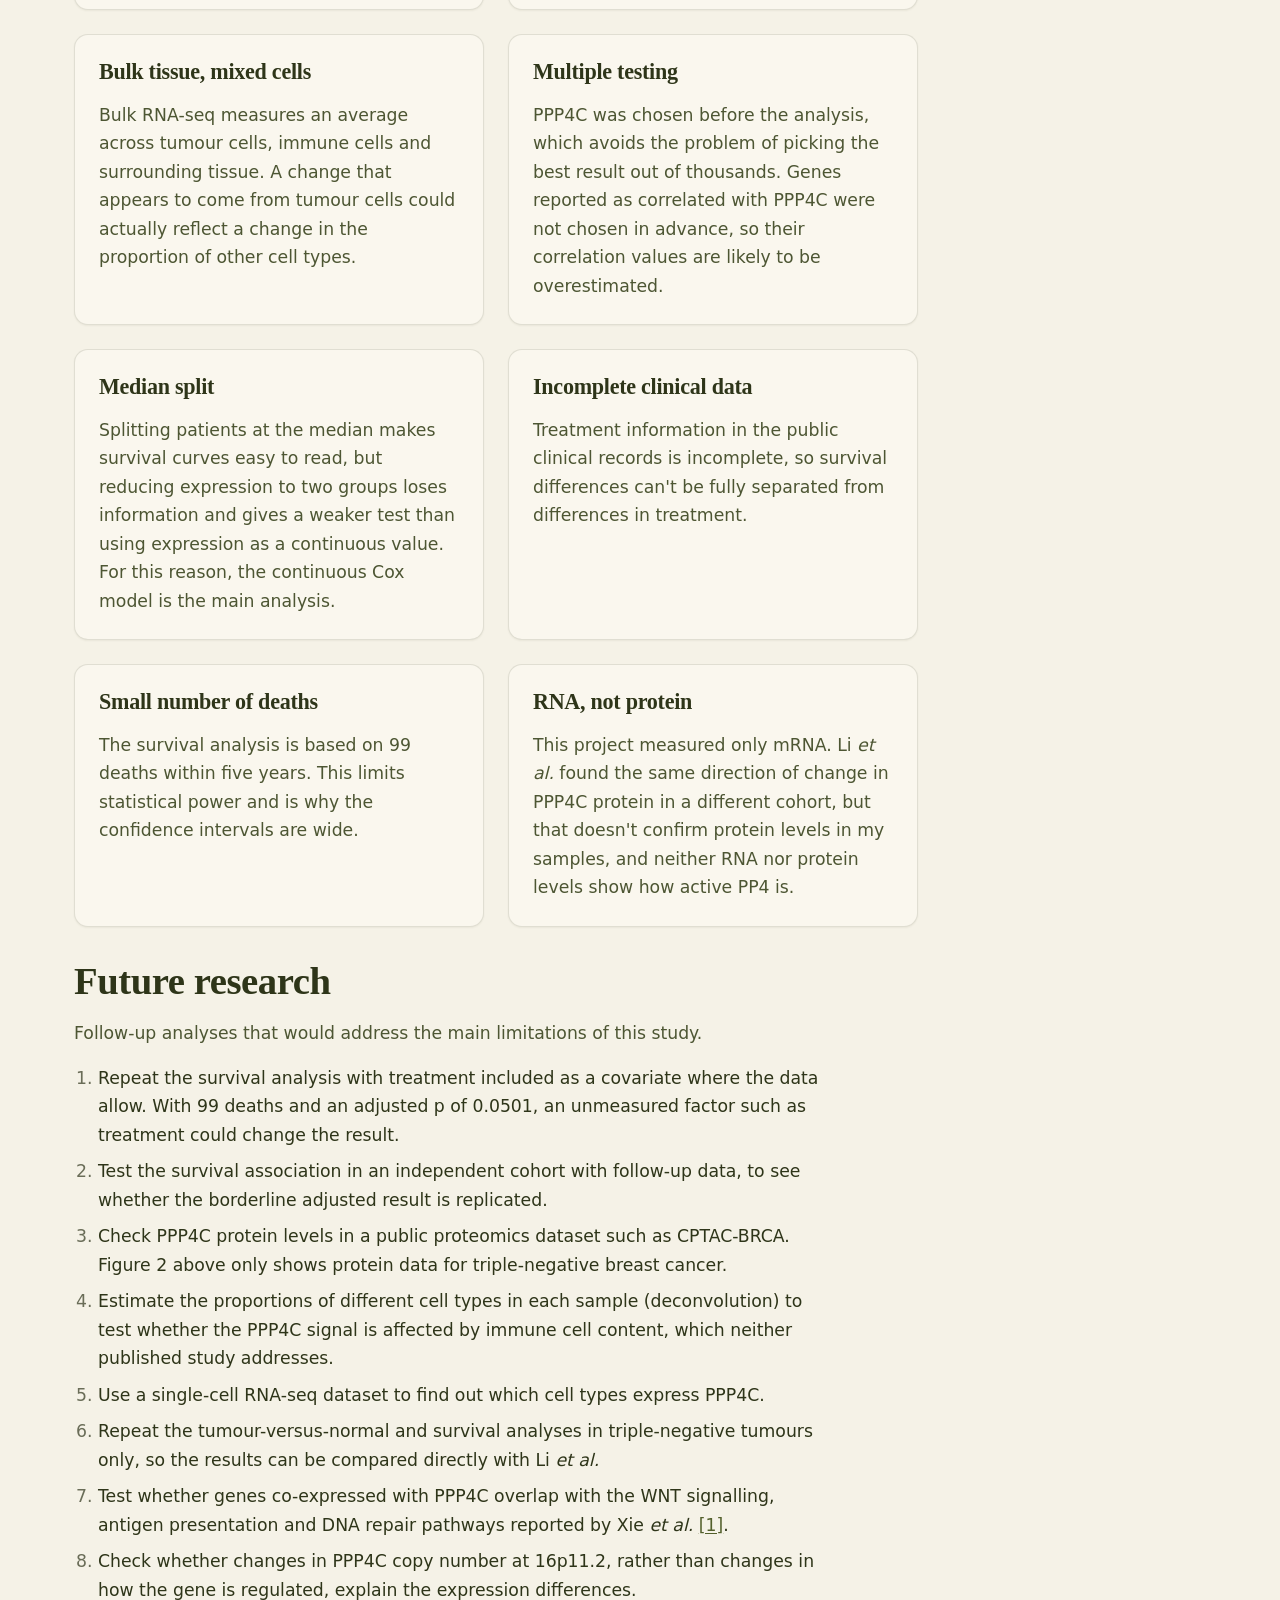
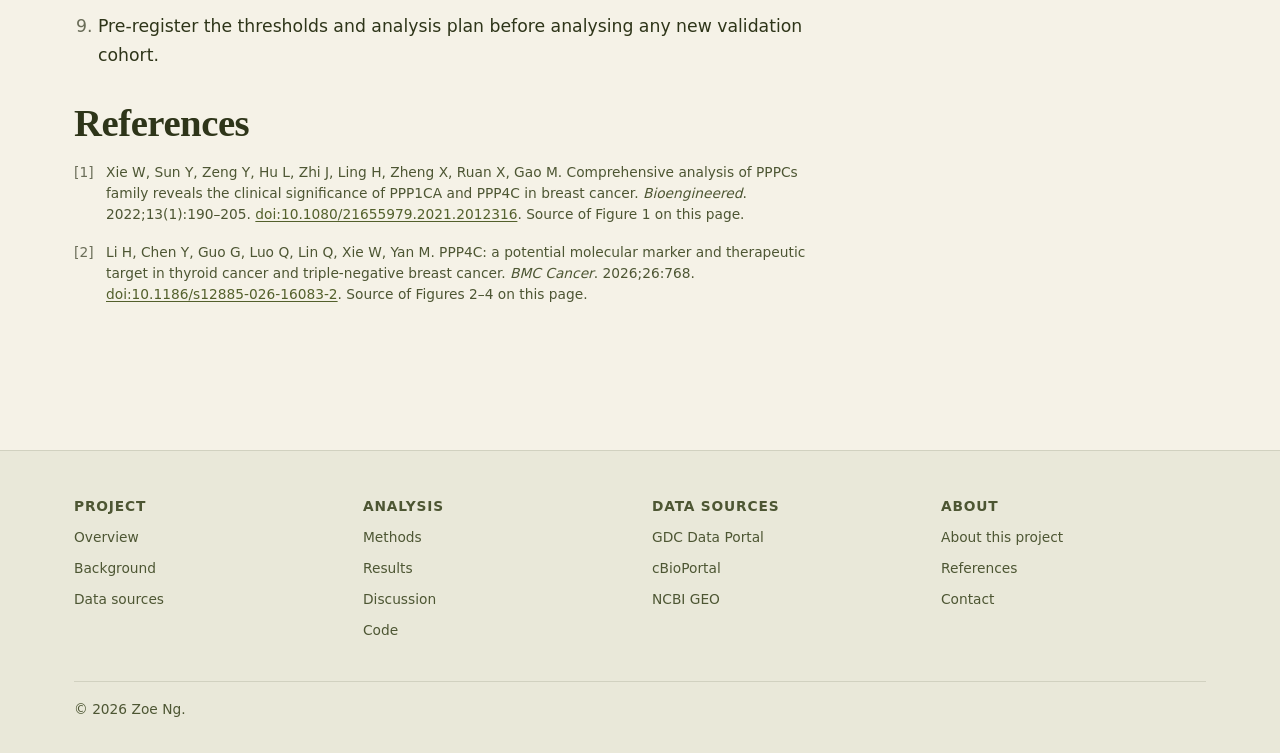
<file: discussion.html>
<!DOCTYPE html>
<html lang="en">
<head>
  <meta charset="utf-8">
  <meta name="viewport" content="width=device-width, initial-scale=1">
  <title>Discussion — PPP4C in Breast Cancer</title>
  <meta name="description" content="What the PPP4C findings mean, how they compare with two published studies of the same gene, the limitations of the analysis, and what would come next.">
  <meta name="author" content="Zoe Ng">

  <meta property="og:type" content="website">
  <meta property="og:title" content="Discussion — Breast Cancer Transcriptomics">
  <meta property="og:description" content="What the PPP4C findings mean, how they compare with two published studies of the same gene, and where the analysis is weakest.">

  <link rel="icon" href="data:image/svg+xml,<svg xmlns='http://www.w3.org/2000/svg' viewBox='0 0 32 32'><rect width='32' height='32' rx='7' fill='%232a78d6'/></svg>">
  <link rel="stylesheet" href="assets/css/tokens.css">
  <link rel="stylesheet" href="assets/css/styles.css">

  <script>
    /* Stamp the saved theme before first paint so there is no flash. */
    (function () {
      /* Reveal-on-scroll hides content until JavaScript unhides it, so the
         page must say up front that JavaScript is running. Without this class
         the .reveal rules never apply and the content is simply visible. */
      document.documentElement.classList.add('js');
      try {
        var t = localStorage.getItem('brca-theme');
        if (t) document.documentElement.setAttribute('data-theme', t);
      } catch (e) {}
    })();
  </script>
</head>
<body>
<a class="skip-link" href="#main">Skip to content</a>

  <header class="site-header">
    <div class="site-header__inner">
      <a class="brand" href="index.html">
        <span class="brand__mark" aria-hidden="true"></span>
        <span>BRCA Transcriptomics</span>
      </a>

      <button class="icon-btn nav-toggle" data-nav-toggle type="button"
              aria-expanded="false" aria-controls="site-nav" aria-label="Open menu">
        <svg viewBox="0 0 24 24" fill="none" stroke="currentColor" stroke-width="2"
             stroke-linecap="round" aria-hidden="true">
          <path d="M3 6h18M3 12h18M3 18h18"/>
        </svg>
      </button>

      <nav class="nav" id="site-nav" data-nav aria-label="Main">
        <ul class="nav__list">
          <li><a class="nav__link" href="index.html">Overview</a></li>
          <li><a class="nav__link" href="background.html">Background</a></li>
          <li><a class="nav__link" href="data.html">Data</a></li>
          <li><a class="nav__link" href="methods.html">Methods</a></li>
          <li><a class="nav__link" href="results.html">Results</a></li>
          <li><a class="nav__link" href="discussion.html">Discussion</a></li>
          <li><a class="nav__link" href="code.html">Code</a></li>
          <li><a class="nav__link" href="about.html">About</a></li>
        </ul>
      </nav>

      <button class="icon-btn theme-toggle" data-theme-toggle type="button" aria-label="Switch colour theme">
        <svg class="icon-sun" viewBox="0 0 24 24" fill="none" stroke="currentColor" stroke-width="1.8"
             stroke-linecap="round" aria-hidden="true">
          <circle cx="12" cy="12" r="4"/>
          <path d="M12 2v2M12 20v2M4.9 4.9l1.4 1.4M17.7 17.7l1.4 1.4M2 12h2M20 12h2M4.9 19.1l1.4-1.4M17.7 6.3l1.4-1.4"/>
        </svg>
        <svg class="icon-moon" viewBox="0 0 24 24" fill="none" stroke="currentColor" stroke-width="1.8"
             stroke-linecap="round" stroke-linejoin="round" aria-hidden="true">
          <path d="M21 12.8A9 9 0 1 1 11.2 3a7 7 0 0 0 9.8 9.8z"/>
        </svg>
      </button>
    </div>
  </header>

  <main id="main">
    <section class="section">
      <div class="container">
        <p class="eyebrow">Section 05</p>
        <h1>Discussion</h1>
        <p class="lede">
          What the results suggest about PPP4C in breast cancer, how they compare with two
          published studies, and the limitations that affect how far they can be taken.
        </p>
      </div>
    </section>

    <section class="section section--tight">
      <div class="container">
        <div class="layout-aside">
          <div class="stack-lg">

            <div id="interpretation">
              <h2 class="mt-0">Interpretation of results</h2>
              <p>
                This project tested one gene, chosen before the analysis began. The results support
                some conclusions much more strongly than others.
              </p>
              <div class="callout callout--note">
                <div class="callout__body">
                  <p class="mb-0"><strong>A note on figure numbers.</strong> The figures on this page come from the two papers discussed below and are numbered 1&ndash;4. My own figures are on the <a href="results.html">Results</a> page, and I refer to them here as Results&nbsp;Figure&nbsp;1 to Results&nbsp;Figure&nbsp;5.</p>
                </div>
              </div>
              <p>
                <strong>PPP4C RNA is consistently higher in breast tumours.</strong> This is the
                strongest finding. The increase appeared in all five datasets across four
                platforms (Results&nbsp;Figure&nbsp;1) and within 109 of 113 individual patients
                (Results&nbsp;Figure&nbsp;2), so it can't be explained by differences between
                groups of patients or by one measurement technology. These data measure RNA, so
                they show that more PPP4C is being transcribed in tumours, not necessarily that
                there is more PPP4C protein or more PP4 activity.
              </p>
              <p>
                <strong>The increase is found across all subtypes.</strong> PPP4C was raised in every
                PAM50 subtype (Results&nbsp;Figure&nbsp;4), and the differences between subtypes
                were smaller than the difference between tumour and normal tissue. This suggests
                the change is a general feature of breast tumours and isn't specific to one
                type.
              </p>
              <p>
                <strong>PPP4C is not one of the largest changes.</strong> In
                Results&nbsp;Figure&nbsp;3, PPP4C is well within the significant region but far
                from the most extreme of the 39,393 genes tested. A change can be statistically
                consistent without being large or biologically dominant, and the strength of the
                PPP4C result is its reproducibility rather than its size.
              </p>
              <p>
                <strong>The association with survival is modest and not clearly independent.</strong>
                Patients with higher PPP4C had worse five-year survival (hazard ratio 1.60,
                log-rank p = 0.021; Results&nbsp;Figure&nbsp;5). After adjusting for age, stage
                and subtype, the hazard ratio was 1.53 with p = 0.0501 and a confidence interval
                reaching 1. This is a borderline result. It is consistent with PPP4C carrying some
                prognostic information, but it doesn't show that PPP4C predicts survival
                independently of known clinical factors. It should be treated as a hypothesis to
                test in another cohort, not as evidence of a new prognostic marker.
              </p>
              <p>
                All of these results are associations measured in tumour tissue at a single point
                in time. They can't show whether PPP4C affects how tumours grow, or whether its
                increase is a side effect of other changes in the tumour. Answering that requires
                laboratory experiments, and the two published studies below include them.
              </p>
            </div>

            <div id="literature">
              <h2>Comparison with previous research</h2>
              <p class="text-secondary">How the findings of Xie <em>et al.</em> (2022) and Li <em>et al.</em> (2026) relate to my own results.</p>
              <p>
                Two papers are directly relevant. Xie <em>et al.</em> (2022) screened the whole
                phosphoprotein phosphatase catalytic (PPPCs) family in breast cancer and
                identified PPP1CA and PPP4C as the two members with clinical significance
                <a href="#ref-1">[1]</a>. Their study started from the whole gene family, while
                mine started from PPP4C chosen in advance, so the two reached the same gene in
                different ways. Li <em>et al.</em> (2026) studied PPP4C in thyroid cancer and
                triple-negative breast cancer, combining database analysis with tissue staining
                and cell-line experiments <a href="#ref-2">[2]</a>. These papers provide two kinds
                of evidence my project doesn't have: measurements of PPP4C protein, and
                experiments that test cause and effect.
              </p>

              <figure class="figure">
                <div class="figure__head">
                  <div class="figure__titles">
                    <h3 class="figure__title">Figure 1 &mdash; PPP4C knockdown reduces growth and migration</h3>
                    <p class="figure__subtitle">Reproduced from Xie <em>et al.</em> (2022) <a href="#ref-1">[1]</a>. Three independent siRNAs against PPP4C in MCF-7 and MDA-MB-468 cells. <strong>a&ndash;b</strong>, knockdown confirmed by qPCR; <strong>c&ndash;d</strong>, confirmed by western blot against GAPDH. <strong>e</strong>,&nbsp;<strong>g</strong>, CCK-8 growth over four days. <strong>f</strong>,&nbsp;<strong>h</strong>, wound-healing closure at 48&nbsp;h. Asterisks are the authors' own significance marks.</p>
                  </div>
                </div>
                <div class="figure__plot">
                  <img class="figure__img" src="assets/img/lit-xie2022-knockdown.jpg" width="1600" height="1219" loading="lazy"
                       alt="Eight panels. Bar charts a and b show relative PPP4C expression falling from 1.0 in control cells to roughly 0.1-0.2 with each of three siRNAs, in MCF-7 and MDA-MB-468. Western blots c and d show the PPP4C band at 35 kDa fainter in all three knockdown lanes, with GAPDH unchanged. Growth curves e and g show control cells reaching an OD of about 2.0 by day 4 while all three knockdowns stay between about 0.85 and 1.3. Wound-healing panels f and h show narrower closure in knockdown cells, with closure dropping from about 48 percent to 14-33 percent in MCF-7 and to about 30-52 percent of control in MDA-MB-468.">
                </div>
                <p class="figure__note">
                  <strong>Not my data.</strong> This figure is reproduced from reference
                  <a href="#ref-1">[1]</a>, published open access under CC&nbsp;BY&nbsp;4.0.
                  It's shown here for comparison with Results&nbsp;Figures&nbsp;1&ndash;5 and isn't
                  part of my own analysis.
                </p>
              </figure>

              <div class="callout callout--note">
                <div class="callout__body">
                  <p><strong>How this relates to Results&nbsp;Figure&nbsp;1.</strong> My data show that PPP4C RNA is higher in tumours, but that could mean PPP4C contributes to tumour behaviour, or simply that it changes along with other processes in tumour cells. In this experiment, reducing PPP4C slowed the cells down: growth curves separated by day&nbsp;3 and ended about half as high, and wound closure decreased with all three siRNAs. Using three different siRNAs is important, because a single siRNA can affect unintended genes, while three giving the same result makes an off-target effect much less likely.</p>
                  <p class="mb-0"><strong>How this relates to Results&nbsp;Figure&nbsp;4.</strong> The two cell lines are MCF-7 (ER-positive, luminal) and MDA-MB-468 (triple-negative, basal), and both responded to PPP4C knockdown. This fits with my finding that PPP4C is raised in every subtype.</p>
                </div>
              </div>

              <figure class="figure">
                <div class="figure__head">
                  <div class="figure__titles">
                    <h3 class="figure__title">Figure 2 &mdash; PPP4C protein in tumour and nearby tissue</h3>
                    <p class="figure__subtitle">Reproduced from Li <em>et al.</em> (2026) <a href="#ref-2">[2]</a>. <strong>a</strong>, PPP4C immunohistochemistry (antibody staining) in nearby non-tumour breast tissue (left) and triple-negative breast cancer (right), scale bar 100&nbsp;&micro;m. <strong>b</strong>, histoscore for every specimen; horizontal bars are medians; *** is the authors' own mark for p&nbsp;&lt;&nbsp;0.001.</p>
                  </div>
                </div>
                <div class="figure__plot">
                  <img class="figure__img" src="assets/img/lit-li2026-ihc.jpg" width="1600" height="594" loading="lazy"
                       alt="Panel a shows two stained tissue sections: adjacent normal breast tissue with almost no brown staining, and triple-negative breast cancer tissue with dense brown PPP4C staining throughout. Panel b is a dot plot of PPP4C histoscore with adjacent tissue clustered around a median of 3 and TNBC spread between 1 and 12 with a median of 8, marked significant at p less than 0.001.">
                </div>
                <p class="figure__note">
                  <strong>Not my data.</strong> Reproduced from reference
                  <a href="#ref-2">[2]</a>, published open access under
                  CC&nbsp;BY-NC-ND&nbsp;4.0. Shown for comparison only.
                </p>
              </figure>

              <div class="callout callout--note">
                <div class="callout__body">
                  <p><strong>Protein-level evidence.</strong> My analysis measured only messenger RNA (mRNA), and mRNA levels don't always match protein levels. This study measured the protein directly by staining tissue. The median histoscore was about 3 in nearby non-tumour tissue and about 8 in tumour, which supports Results&nbsp;Figures&nbsp;1 and&nbsp;2 at the protein level. Like Results&nbsp;Figure&nbsp;2, it compares tumour with adjacent non-tumour tissue from the same specimens. Staining shows how much PPP4C protein is present, not how active PP4 is.</p>
                  <p class="mb-0"><strong>A difference between the studies.</strong> This cohort is triple-negative only, while Results&nbsp;Figure&nbsp;1 includes all breast cancer. The two studies agree on the direction of the change.</p>
                </div>
              </div>

              <figure class="figure">
                <div class="figure__head">
                  <div class="figure__titles">
                    <h3 class="figure__title">Figure 3 &mdash; PPP4C in breast cell lines of four subtypes</h3>
                    <p class="figure__subtitle">Reproduced from Li <em>et al.</em> (2026) <a href="#ref-2">[2]</a>. <strong>a</strong>, PPP4C mRNA relative to MCF-10A, a non-tumorigenic line (it doesn't form tumours). <strong>b</strong>, PPP4C protein by western blot against tubulin, quantified on the right. <strong>c</strong>, knockdown validation for the two siRNAs used in Figure&nbsp;4. Asterisks are the authors' own significance marks.</p>
                  </div>
                </div>
                <div class="figure__plot">
                  <img class="figure__img" src="assets/img/lit-li2026-celllines.jpg" width="1600" height="819" loading="lazy"
                       alt="Panel a is a bar chart of relative PPP4C mRNA across five cell lines: MCF-10A set at 1.0, MCF7 about 1.3, SK-BR-3 about 1.9, MDA-MB-468 about 2.6 and MDA-MB-231 about 2.4, all marked significant against MCF-10A. Panel b shows a western blot with a faint PPP4C band in MCF-10A and stronger bands in the four cancer lines, quantified as roughly 0.42 for MCF-10A rising to about 0.95. Panel c shows PPP4C bands in MDA-MB-468 and MDA-MB-231 reduced by two siRNAs relative to a scrambled control, quantified to about 0.2-0.6 of control.">
                </div>
                <p class="figure__note">
                  <strong>Not my data.</strong> Reproduced from reference
                  <a href="#ref-2">[2]</a>. Shown for comparison only.
                </p>
              </figure>

              <div class="callout callout--note">
                <div class="callout__body">
                  <p><strong>Subtypes in cell lines and tumours.</strong> Every cancer cell line has more PPP4C than the non-tumorigenic MCF-10A, including the luminal MCF7, the HER2-amplified SK-BR-3 and both triple-negative lines. This matches my finding that PPP4C is raised in all five PAM50 subtypes. The order is different, though. Their two highest lines are triple-negative, while in my 1,083 tumours the highest median was HER2-enriched at 7.27 and Basal-like was in the middle at about 6.9.</p>
                  <p class="mb-0">This doesn't contradict my results, because the two can't be directly compared. Five cell lines grown in the lab for decades don't represent the range of tumours found in patients. Their data supports PPP4C being raised across subtypes, which agrees with my results, but the question of which subtype has the highest level is better answered by patient tumours.</p>
                </div>
              </div>

              <figure class="figure">
                <div class="figure__head">
                  <div class="figure__titles">
                    <h3 class="figure__title">Figure 4 &mdash; Effects of PPP4C knockdown on breast cancer cells</h3>
                    <p class="figure__subtitle">Reproduced from Li <em>et al.</em> (2026) <a href="#ref-2">[2]</a>. Two siRNAs against PPP4C in MDA-MB-468 and MDA-MB-231. <strong>a&ndash;b</strong>, CCK-8 growth up to 96&nbsp;h. <strong>c&ndash;d</strong>, colony formation. <strong>e&ndash;f</strong>, transwell migration and invasion, counted per field. Asterisks are the authors' own significance marks.</p>
                  </div>
                </div>
                <div class="figure__plot">
                  <img class="figure__img" src="assets/img/lit-li2026-function.jpg" width="1513" height="1600" loading="lazy"
                       alt="Growth curves a and b show control cells reaching an OD450 of about 2.4 and 3.3 at 96 hours while both knockdowns stay well below, separating from 72 hours onward. Colony formation panels c and d show crowded control plates and sparse knockdown plates, with relative clonogenicity falling from 100 percent to about 20 percent in MDA-MB-468 and to about 58 and 12 percent in MDA-MB-231. Transwell panels e and f show dense purple-stained control membranes and sparse knockdown membranes, with migrated and invaded cells per field falling roughly by half in both cell lines.">
                </div>
                <p class="figure__note">
                  <strong>Not my data.</strong> Reproduced from reference
                  <a href="#ref-2">[2]</a>. Shown for comparison only.
                </p>
              </figure>

              <div class="callout callout--note">
                <div class="callout__body">
                  <p><strong>Evidence for a causal role.</strong> Patient tissue data like mine can show association but not causation. In this experiment, PPP4C was reduced first, and then growth, colony formation, migration and invasion all decreased. This shows that, in these two cell lines, PPP4C affects cell behaviour.</p>
                  <p class="mb-0"><strong>A possible link to survival.</strong> If PPP4C supports tumour growth and invasion, patients with higher PPP4C might be expected to have more aggressive disease, which would fit the hazard ratio of 1.60. This is a possible explanation, but it hasn't been tested. None of these experiments used my patients' samples, and cells moving through a membrane in the lab are very different from a tumour spreading in the body.</p>
                </div>
              </div>
            </div>

            <div id="tension">
              <h2>How far previous research supports these results</h2>
              <p>
                The published studies support several of my findings, but there are four reasons
                not to treat them as full confirmation.
              </p>
              <div class="grid grid--2">
                <div class="card">
                  <h4>Shared data sources</h4>
                  <p class="text-secondary mb-0">Xie <em>et al.</em> used the same public databases as this project, including TCGA, so some of the agreement between our expression results comes from analysing overlapping data. Their cell-line experiments and Li <em>et al.</em>'s tissue staining are independent evidence; their database analyses are less so.</p>
                </div>
                <div class="card">
                  <h4>Survival result not independently tested</h4>
                  <p class="text-secondary mb-0">Both papers report worse survival with higher PPP4C, but neither tested my model on my patients with the same adjustments. My adjusted result (p = 0.0501) remains borderline.</p>
                </div>
                <div class="card">
                  <h4>Cell lines are not tumours</h4>
                  <p class="text-secondary mb-0">The experiments in Figures&nbsp;1, 3 and&nbsp;4 above used cultured cell lines, which lack the immune cells, surrounding tissue and treatment history of real tumours. They show what PPP4C <em>can</em> do in cells, not what it is doing in the 1,570 tumours analysed here.</p>
                </div>
                <div class="card">
                  <h4>Which cells express PPP4C</h4>
                  <p class="text-secondary mb-0">Li <em>et al.</em>'s staining shows PPP4C protein in tumour tissue, but my RNA data come from whole tissue samples, so they can't show which cell types the PPP4C signal comes from.</p>
                </div>
              </div>
            </div>

            <div id="limitations">
              <h2>Limitations of this study</h2>
              <p>
                The following limitations apply to the whole study, regardless of the results.
              </p>
              <div class="grid grid--2">
                <div class="card">
                  <h4>Association, not causation</h4>
                  <p class="text-secondary mb-0">Even if PPP4C is linked to survival, this doesn't mean it causes worse outcomes. Differences in expression could result from tumour biology, treatment, or the mix of cell types in each sample. The knockdown experiments described above test causation in cell lines, but that doesn't prove the same is true in patients.</p>
                </div>
                <div class="card">
                  <h4>Reliance on TCGA</h4>
                  <p class="text-secondary mb-0">TCGA-BRCA was not designed to be representative of all breast cancer patients and has its own recruitment and demographic biases. The GEO datasets help with replication, but the survival analysis uses TCGA alone, and both published studies also draw on the same public data.</p>
                </div>
                <div class="card">
                  <h4>Bulk tissue, mixed cells</h4>
                  <p class="text-secondary mb-0">Bulk RNA-seq measures an average across tumour cells, immune cells and surrounding tissue. A change that appears to come from tumour cells could actually reflect a change in the proportion of other cell types.</p>
                </div>
                <div class="card">
                  <h4>Multiple testing</h4>
                  <p class="text-secondary mb-0">PPP4C was chosen before the analysis, which avoids the problem of picking the best result out of thousands. Genes reported as correlated with PPP4C were not chosen in advance, so their correlation values are likely to be overestimated.</p>
                </div>
                <div class="card">
                  <h4>Median split</h4>
                  <p class="text-secondary mb-0">Splitting patients at the median makes survival curves easy to read, but reducing expression to two groups loses information and gives a weaker test than using expression as a continuous value. For this reason, the continuous Cox model is the main analysis.</p>
                </div>
                <div class="card">
                  <h4>Incomplete clinical data</h4>
                  <p class="text-secondary mb-0">Treatment information in the public clinical records is incomplete, so survival differences can't be fully separated from differences in treatment.</p>
                </div>
                <div class="card">
                  <h4>Small number of deaths</h4>
                  <p class="text-secondary mb-0">The survival analysis is based on 99 deaths within five years. This limits statistical power and is why the confidence intervals are wide.</p>
                </div>
                <div class="card">
                  <h4>RNA, not protein</h4>
                  <p class="text-secondary mb-0">This project measured only mRNA. Li <em>et al.</em> found the same direction of change in PPP4C protein in a different cohort, but that doesn't confirm protein levels in my samples, and neither RNA nor protein levels show how active PP4 is.</p>
                </div>
              </div>
            </div>

            <div id="future">
              <h2>Future research</h2>
              <p class="text-secondary">Follow-up analyses that would address the main limitations of this study.</p>
              <ol>
                <li>Repeat the survival analysis with treatment included as a covariate where the data allow. With 99 deaths and an adjusted p of 0.0501, an unmeasured factor such as treatment could change the result.</li>
                <li>Test the survival association in an independent cohort with follow-up data, to see whether the borderline adjusted result is replicated.</li>
                <li>Check PPP4C protein levels in a public proteomics dataset such as CPTAC-BRCA. Figure&nbsp;2 above only shows protein data for triple-negative breast cancer.</li>
                <li>Estimate the proportions of different cell types in each sample (deconvolution) to test whether the PPP4C signal is affected by immune cell content, which neither published study addresses.</li>
                <li>Use a single-cell RNA-seq dataset to find out which cell types express PPP4C.</li>
                <li>Repeat the tumour-versus-normal and survival analyses in triple-negative tumours only, so the results can be compared directly with Li <em>et al.</em></li>
                <li>Test whether genes co-expressed with PPP4C overlap with the WNT signalling, antigen presentation and DNA repair pathways reported by Xie <em>et al.</em> <a href="#ref-1">[1]</a>.</li>
                <li>Check whether changes in PPP4C copy number at 16p11.2, rather than changes in how the gene is regulated, explain the expression differences.</li>
                <li>Pre-register the thresholds and analysis plan before analysing any new validation cohort.</li>
              </ol>
            </div>

            <div id="references">
              <h2>References</h2>
              <ol class="refs">
                <li id="ref-1">
                  Xie W, Sun Y, Zeng Y, Hu L, Zhi J, Ling H, Zheng X, Ruan X, Gao M.
                  Comprehensive analysis of PPPCs family reveals the clinical significance
                  of PPP1CA and PPP4C in breast cancer. <em>Bioengineered</em>.
                  2022;13(1):190&ndash;205.
                  <a href="https://doi.org/10.1080/21655979.2021.2012316" rel="noopener">doi:10.1080/21655979.2021.2012316</a>.
                  Source of Figure&nbsp;1 on this page.
                </li>
                <li id="ref-2">
                  Li H, Chen Y, Guo G, Luo Q, Lin Q, Xie W, Yan M. PPP4C: a potential
                  molecular marker and therapeutic target in thyroid cancer and
                  triple-negative breast cancer. <em>BMC Cancer</em>. 2026;26:768.
                  <a href="https://doi.org/10.1186/s12885-026-16083-2" rel="noopener">doi:10.1186/s12885-026-16083-2</a>.
                  Source of Figures&nbsp;2&ndash;4 on this page.
                </li>
              </ol>
            </div>

          </div>

          <aside class="layout-aside__side">
            <p class="eyebrow">On this page</p>
            <ul class="toc">
              <li><a href="#interpretation">Interpretation of results</a></li>
              <li><a href="#literature">Previous research</a></li>
              <li><a href="#tension">Support from previous research</a></li>
              <li><a href="#limitations">Limitations of this study</a></li>
              <li><a href="#future">Future research</a></li>
              <li><a href="#references">References</a></li>
            </ul>
          </aside>
        </div>
      </div>
    </section>
  </main>
<footer class="site-footer">
    <div class="container">
      <div class="grid grid--4">
        <div>
          <h4>Project</h4>
          <ul>
            <li><a href="index.html">Overview</a></li>
            <li><a href="background.html">Background</a></li>
            <li><a href="data.html">Data sources</a></li>
          </ul>
        </div>
        <div>
          <h4>Analysis</h4>
          <ul>
            <li><a href="methods.html">Methods</a></li>
            <li><a href="results.html">Results</a></li>
            <li><a href="discussion.html">Discussion</a></li>
            <li><a href="code.html">Code</a></li>
          </ul>
        </div>
        <div>
          <h4>Data sources</h4>
          <ul>
            <li><a href="https://portal.gdc.cancer.gov/" rel="noopener">GDC Data Portal</a></li>
            <li><a href="https://www.cbioportal.org/" rel="noopener">cBioPortal</a></li>
            <li><a href="https://www.ncbi.nlm.nih.gov/geo/" rel="noopener">NCBI GEO</a></li>
          </ul>
        </div>
        <div>
          <h4>About</h4>
          <ul>
            <li><a href="about.html">About this project</a></li>
            <li><a href="discussion.html#references">References</a></li>
            <li><a href="mailto:zoeng774@gmail.com">Contact</a></li>
          </ul>
        </div>
      </div>

      <div class="site-footer__bottom">
        <span>&copy; <span data-year>2026</span> Zoe Ng.</span>
      </div>
    </div>
  </footer>

  <script src="assets/js/data.js" defer></script>
  <script src="assets/js/charts.js" defer></script>
  <script src="assets/js/main.js" defer></script>
</body>
</html>
</file>
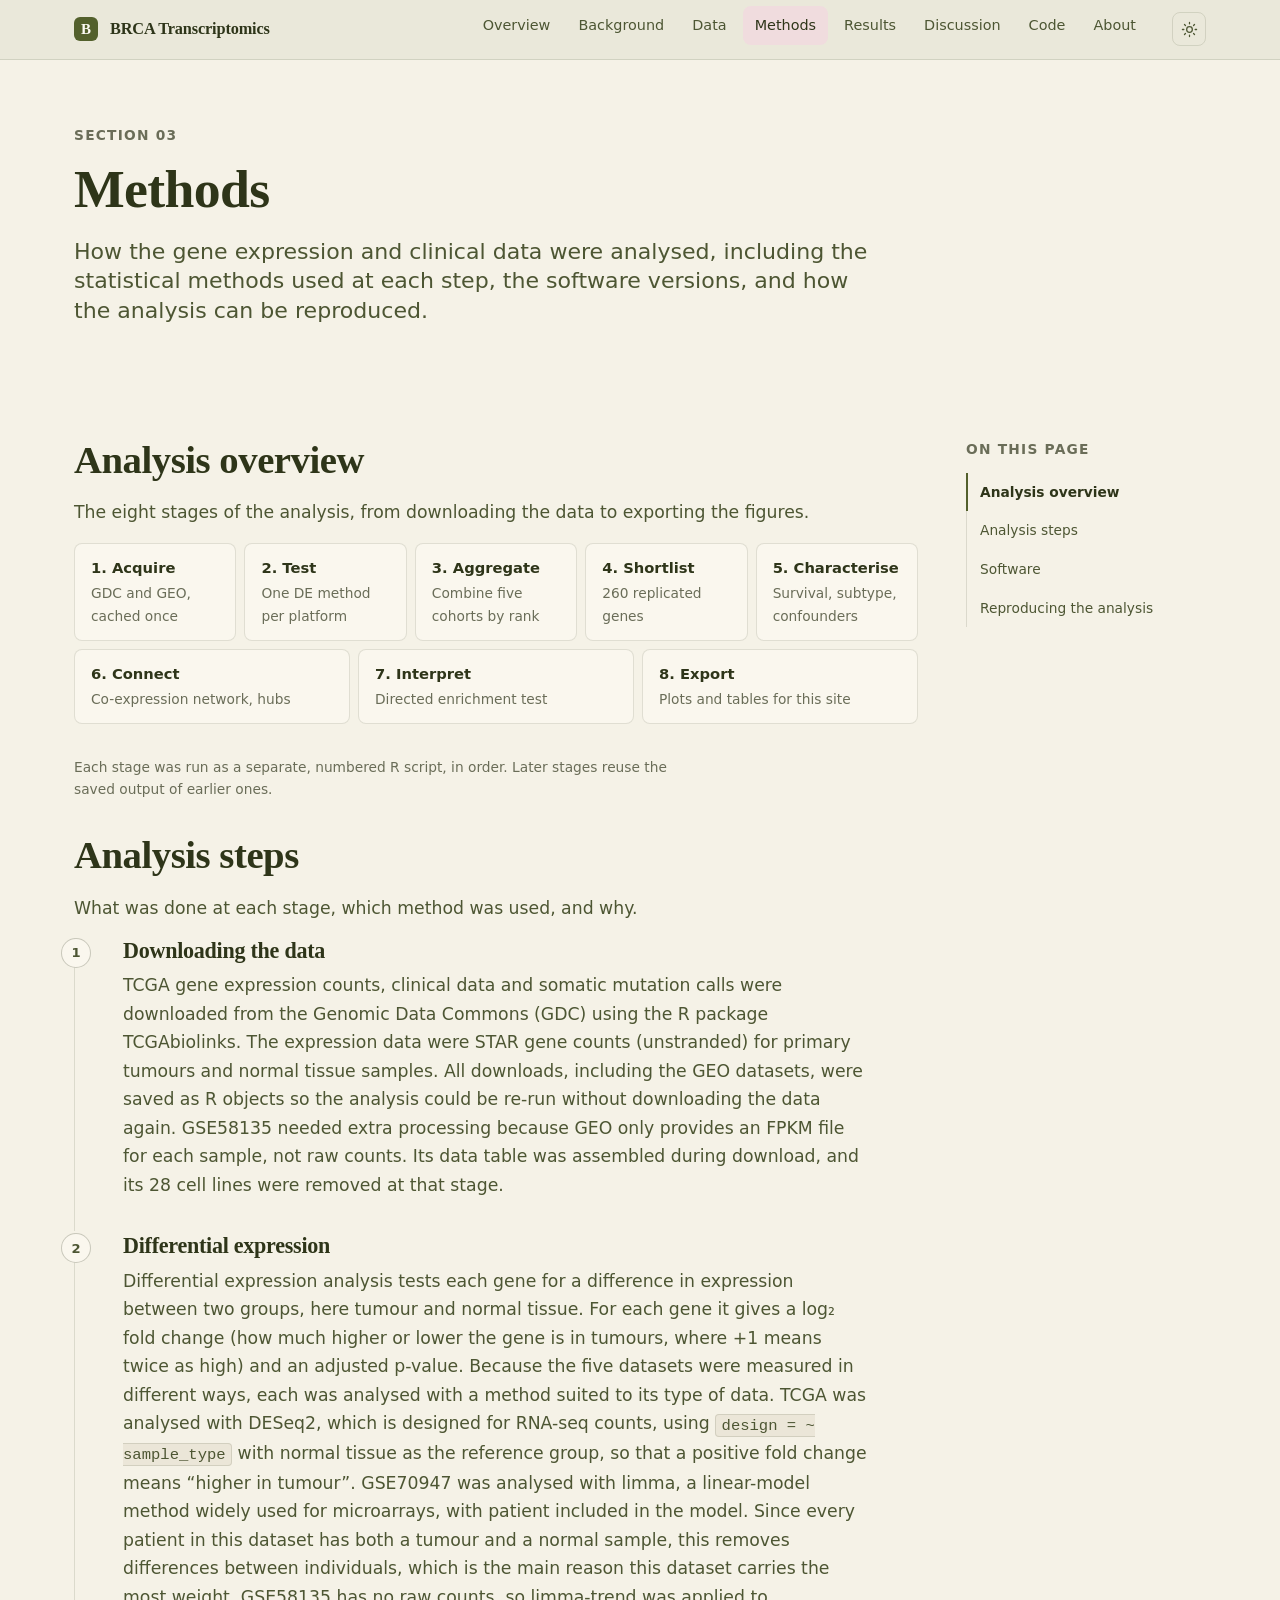
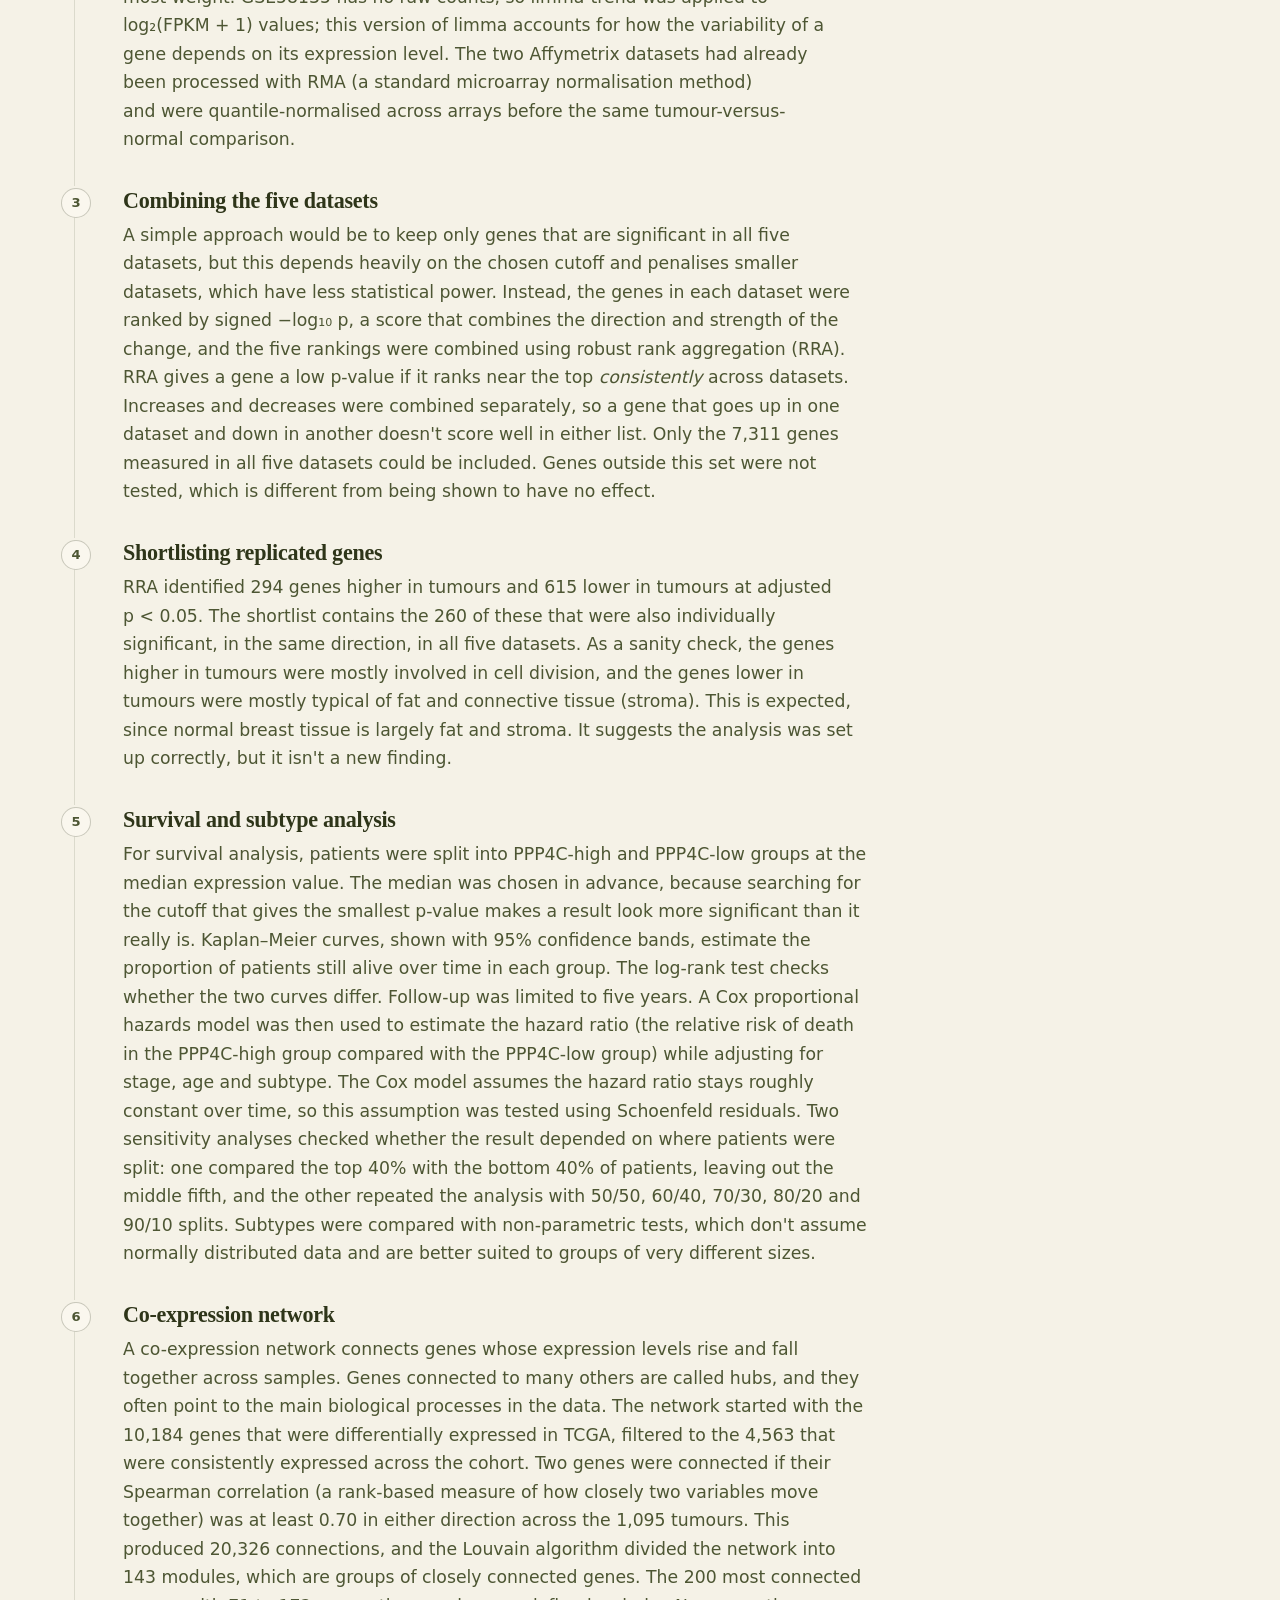
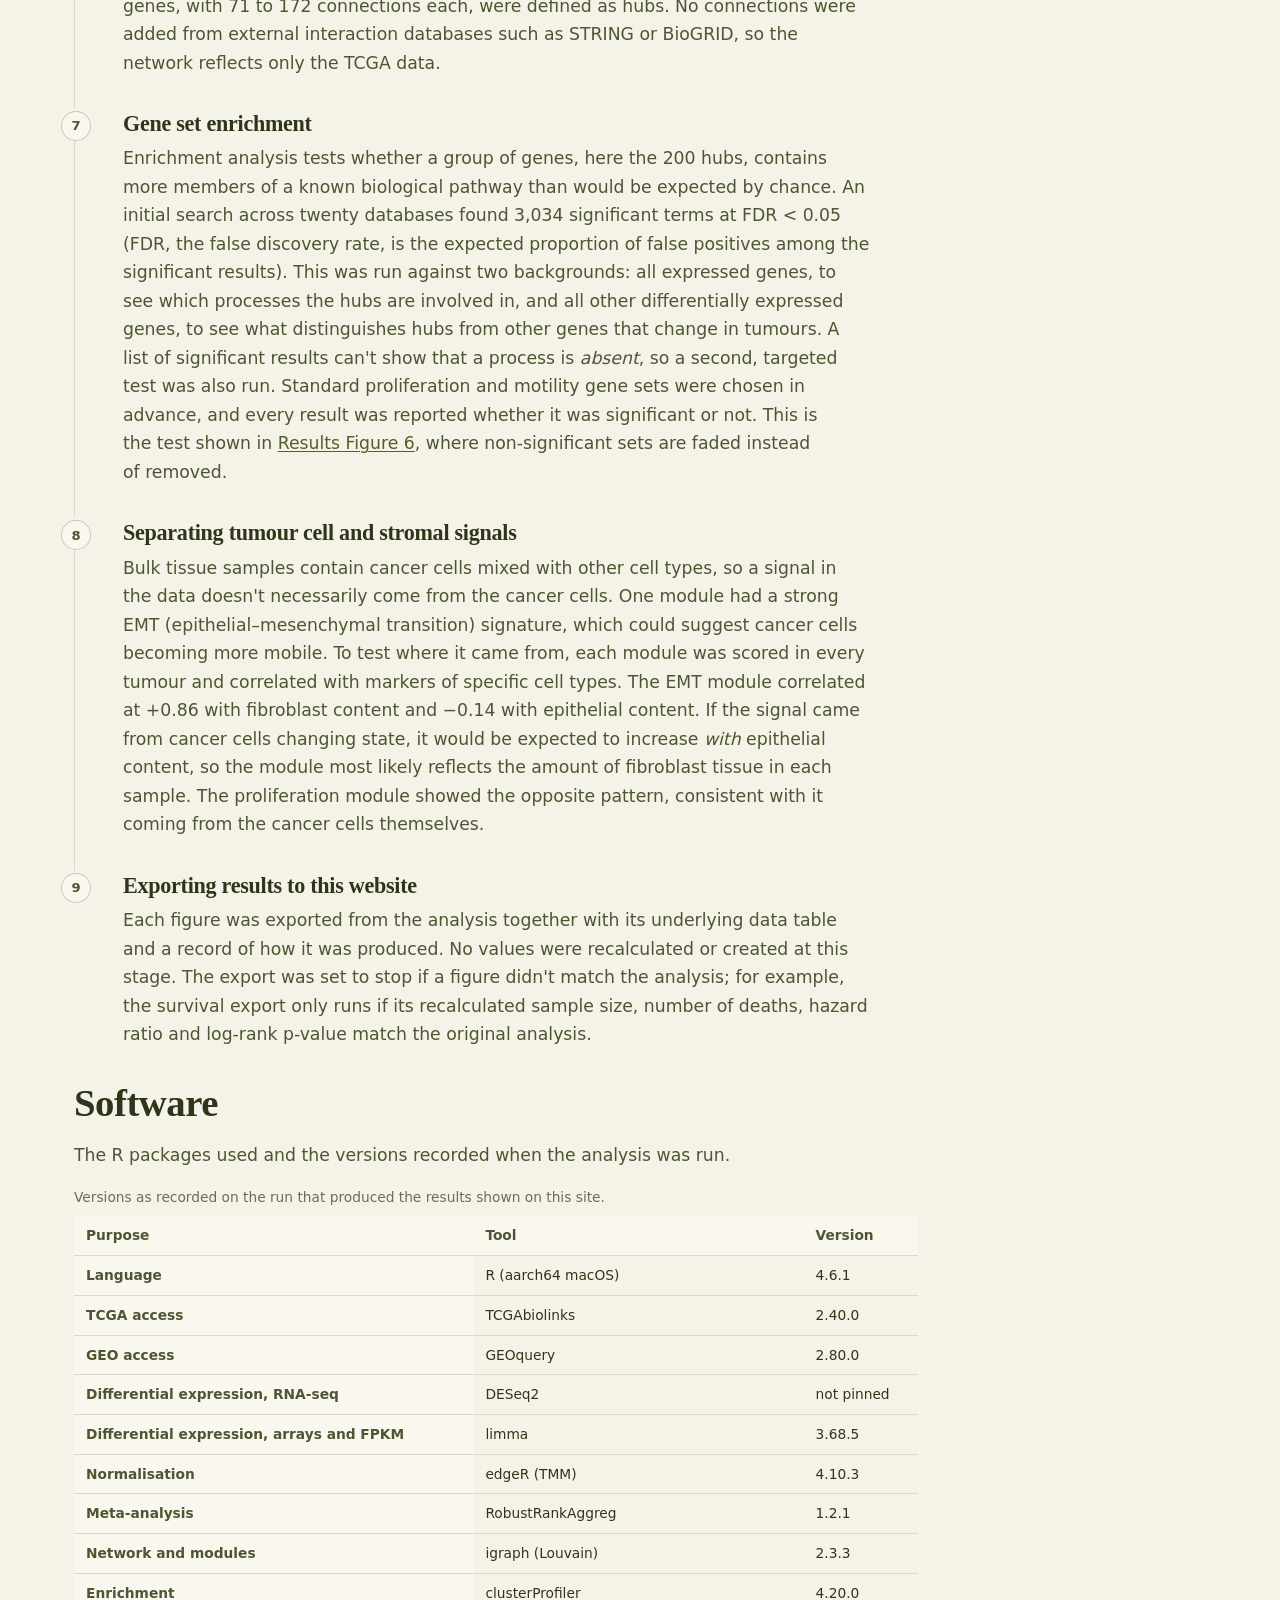
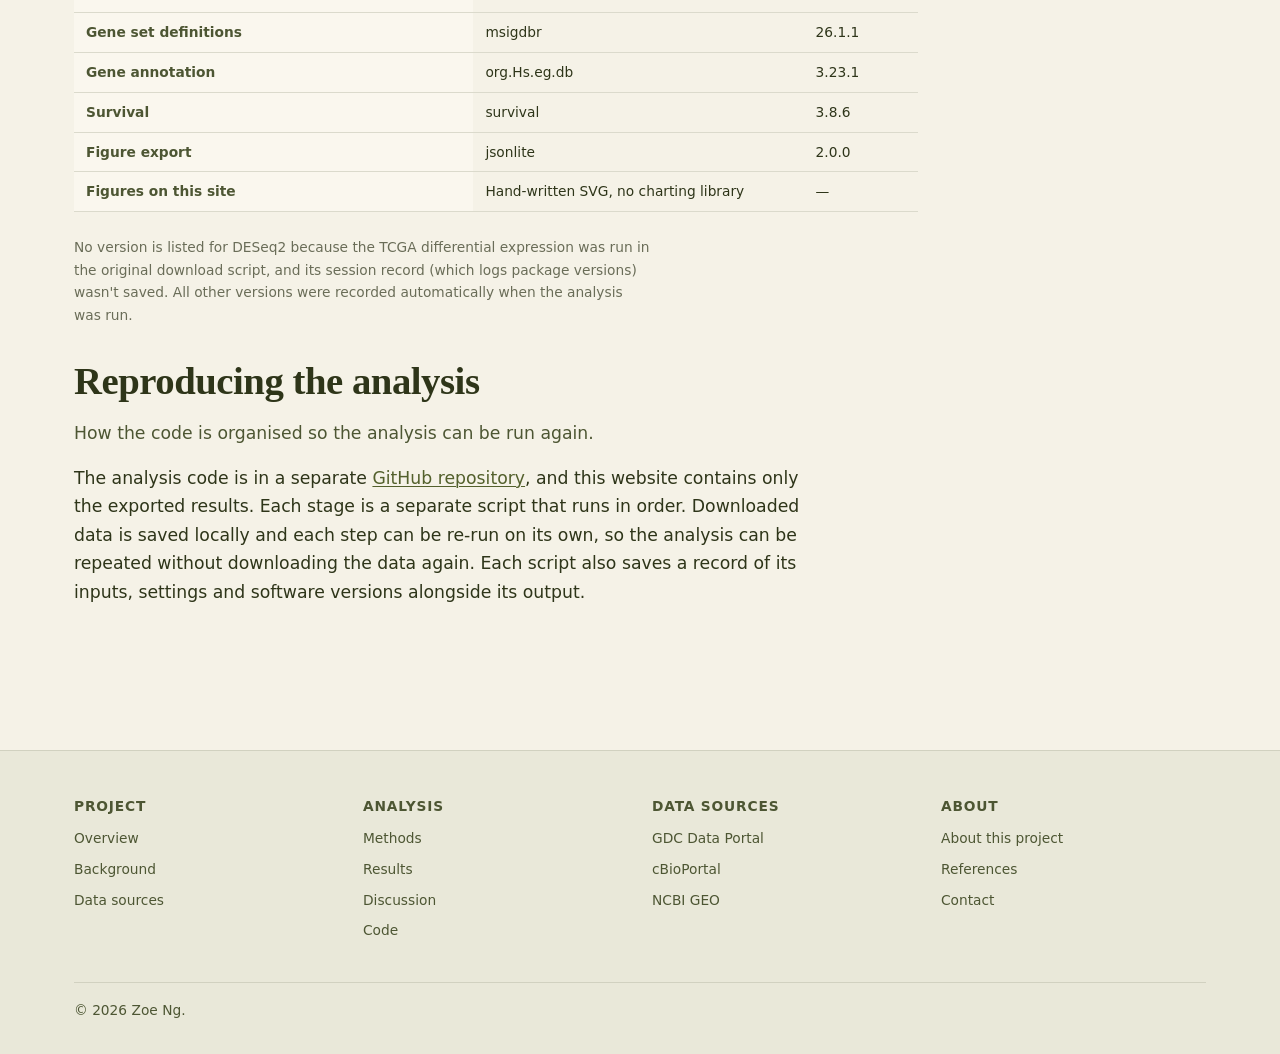
<file: methods.html>
<!DOCTYPE html>
<html lang="en">
<head>
  <meta charset="utf-8">
  <meta name="viewport" content="width=device-width, initial-scale=1">
  <title>Methods — PPP4C in Breast Cancer</title>
  <meta name="description" content="The analysis pipeline end to end: acquisition, per-cohort differential expression, rank aggregation across five cohorts, survival modelling, and the hub co-expression network.">
  <meta name="author" content="Zoe Ng">

  <meta property="og:type" content="website">
  <meta property="og:title" content="Methods — Breast Cancer Transcriptomics">
  <meta property="og:description" content="The analysis pipeline end to end: acquisition, per-cohort differential expression, rank aggregation across five cohorts, survival modelling, and the hub co-expression network.">

  <link rel="icon" href="data:image/svg+xml,<svg xmlns='http://www.w3.org/2000/svg' viewBox='0 0 32 32'><rect width='32' height='32' rx='7' fill='%232a78d6'/></svg>">
  <link rel="stylesheet" href="assets/css/tokens.css">
  <link rel="stylesheet" href="assets/css/styles.css">

  <script>
    /* Stamp the saved theme before first paint so there is no flash. */
    (function () {
      /* Reveal-on-scroll hides content until JavaScript unhides it, so the
         page must say up front that JavaScript is running. Without this class
         the .reveal rules never apply and the content is simply visible. */
      document.documentElement.classList.add('js');
      try {
        var t = localStorage.getItem('brca-theme');
        if (t) document.documentElement.setAttribute('data-theme', t);
      } catch (e) {}
    })();
  </script>
</head>
<body>
<a class="skip-link" href="#main">Skip to content</a>

  <header class="site-header">
    <div class="site-header__inner">
      <a class="brand" href="index.html">
        <span class="brand__mark" aria-hidden="true"></span>
        <span>BRCA Transcriptomics</span>
      </a>

      <button class="icon-btn nav-toggle" data-nav-toggle type="button"
              aria-expanded="false" aria-controls="site-nav" aria-label="Open menu">
        <svg viewBox="0 0 24 24" fill="none" stroke="currentColor" stroke-width="2"
             stroke-linecap="round" aria-hidden="true">
          <path d="M3 6h18M3 12h18M3 18h18"/>
        </svg>
      </button>

      <nav class="nav" id="site-nav" data-nav aria-label="Main">
        <ul class="nav__list">
          <li><a class="nav__link" href="index.html">Overview</a></li>
          <li><a class="nav__link" href="background.html">Background</a></li>
          <li><a class="nav__link" href="data.html">Data</a></li>
          <li><a class="nav__link" href="methods.html">Methods</a></li>
          <li><a class="nav__link" href="results.html">Results</a></li>
          <li><a class="nav__link" href="discussion.html">Discussion</a></li>
          <li><a class="nav__link" href="code.html">Code</a></li>
          <li><a class="nav__link" href="about.html">About</a></li>
        </ul>
      </nav>

      <button class="icon-btn theme-toggle" data-theme-toggle type="button" aria-label="Switch colour theme">
        <svg class="icon-sun" viewBox="0 0 24 24" fill="none" stroke="currentColor" stroke-width="1.8"
             stroke-linecap="round" aria-hidden="true">
          <circle cx="12" cy="12" r="4"/>
          <path d="M12 2v2M12 20v2M4.9 4.9l1.4 1.4M17.7 17.7l1.4 1.4M2 12h2M20 12h2M4.9 19.1l1.4-1.4M17.7 6.3l1.4-1.4"/>
        </svg>
        <svg class="icon-moon" viewBox="0 0 24 24" fill="none" stroke="currentColor" stroke-width="1.8"
             stroke-linecap="round" stroke-linejoin="round" aria-hidden="true">
          <path d="M21 12.8A9 9 0 1 1 11.2 3a7 7 0 0 0 9.8 9.8z"/>
        </svg>
      </button>
    </div>
  </header>

  <main id="main">
    <section class="section">
      <div class="container">
        <p class="eyebrow">Section 03</p>
        <h1>Methods</h1>
        <p class="lede">
          How the gene expression and clinical data were analysed, including the statistical
          methods used at each step, the software versions, and how the analysis can be
          reproduced.
        </p>
      </div>
    </section>

    <section class="section section--tight">
      <div class="container">
        <div class="layout-aside">
          <div class="stack-lg">

            <div id="pipeline">
              <h2 class="mt-0">Analysis overview</h2>
              <p class="text-secondary">The eight stages of the analysis, from downloading the data to exporting the figures.</p>
              <div class="pipeline">
                <div class="pipeline__node"><strong>1. Acquire</strong><span>GDC and GEO, cached once</span></div>
                <div class="pipeline__node"><strong>2. Test</strong><span>One DE method per platform</span></div>
                <div class="pipeline__node"><strong>3. Aggregate</strong><span>Combine five cohorts by rank</span></div>
                <div class="pipeline__node"><strong>4. Shortlist</strong><span>260 replicated genes</span></div>
                <div class="pipeline__node"><strong>5. Characterise</strong><span>Survival, subtype, confounders</span></div>
                <div class="pipeline__node"><strong>6. Connect</strong><span>Co-expression network, hubs</span></div>
                <div class="pipeline__node"><strong>7. Interpret</strong><span>Directed enrichment test</span></div>
                <div class="pipeline__node"><strong>8. Export</strong><span>Plots and tables for this site</span></div>
              </div>
              <p class="meta">
                Each stage was run as a separate, numbered R script, in order. Later stages reuse
                the saved output of earlier ones.
              </p>
            </div>

            <div id="steps">
              <h2>Analysis steps</h2>
              <p class="text-secondary">What was done at each stage, which method was used, and why.</p>
              <ol class="steps">
                <li>
                  <h4>Downloading the data</h4>
                  <p class="text-secondary">TCGA gene expression counts, clinical data and somatic mutation calls were downloaded from the Genomic Data Commons (GDC) using the R package TCGAbiolinks. The expression data were STAR gene counts (unstranded) for primary tumours and normal tissue samples. All downloads, including the GEO datasets, were saved as R objects so the analysis could be re-run without downloading the data again. GSE58135 needed extra processing because GEO only provides an FPKM file for each sample, not raw counts. Its data table was assembled during download, and its 28 cell lines were removed at that stage.</p>
                </li>
                <li>
                  <h4>Differential expression</h4>
                  <p class="text-secondary">Differential expression analysis tests each gene for a difference in expression between two groups, here tumour and normal tissue. For each gene it gives a log&#8322; fold change (how much higher or lower the gene is in tumours, where +1 means twice as high) and an adjusted p-value. Because the five datasets were measured in different ways, each was analysed with a method suited to its type of data. TCGA was analysed with DESeq2, which is designed for RNA-seq counts, using <code>design = ~ sample_type</code> with normal tissue as the reference group, so that a positive fold change means &ldquo;higher in tumour&rdquo;. GSE70947 was analysed with limma, a linear-model method widely used for microarrays, with patient included in the model. Since every patient in this dataset has both a tumour and a normal sample, this removes differences between individuals, which is the main reason this dataset carries the most weight. GSE58135 has no raw counts, so limma-trend was applied to log&#8322;(FPKM&nbsp;+&nbsp;1) values; this version of limma accounts for how the variability of a gene depends on its expression level. The two Affymetrix datasets had already been processed with RMA (a standard microarray normalisation method) and were quantile-normalised across arrays before the same tumour-versus-normal comparison.</p>
                </li>
                <li>
                  <h4>Combining the five datasets</h4>
                  <p class="text-secondary">A simple approach would be to keep only genes that are significant in all five datasets, but this depends heavily on the chosen cutoff and penalises smaller datasets, which have less statistical power. Instead, the genes in each dataset were ranked by signed &minus;log&#8321;&#8320;&nbsp;p, a score that combines the direction and strength of the change, and the five rankings were combined using robust rank aggregation (RRA). RRA gives a gene a low p-value if it ranks near the top <em>consistently</em> across datasets. Increases and decreases were combined separately, so a gene that goes up in one dataset and down in another doesn't score well in either list. Only the 7,311 genes measured in all five datasets could be included. Genes outside this set were not tested, which is different from being shown to have no effect.</p>
                </li>
                <li>
                  <h4>Shortlisting replicated genes</h4>
                  <p class="text-secondary">RRA identified 294 genes higher in tumours and 615 lower in tumours at adjusted p&nbsp;&lt;&nbsp;0.05. The shortlist contains the 260 of these that were also individually significant, in the same direction, in all five datasets. As a sanity check, the genes higher in tumours were mostly involved in cell division, and the genes lower in tumours were mostly typical of fat and connective tissue (stroma). This is expected, since normal breast tissue is largely fat and stroma. It suggests the analysis was set up correctly, but it isn't a new finding.</p>
                </li>
                <li>
                  <h4>Survival and subtype analysis</h4>
                  <p class="text-secondary">For survival analysis, patients were split into PPP4C-high and PPP4C-low groups at the median expression value. The median was chosen in advance, because searching for the cutoff that gives the smallest p-value makes a result look more significant than it really is. Kaplan&ndash;Meier curves, shown with 95% confidence bands, estimate the proportion of patients still alive over time in each group. The log-rank test checks whether the two curves differ. Follow-up was limited to five years. A Cox proportional hazards model was then used to estimate the hazard ratio (the relative risk of death in the PPP4C-high group compared with the PPP4C-low group) while adjusting for stage, age and subtype. The Cox model assumes the hazard ratio stays roughly constant over time, so this assumption was tested using Schoenfeld residuals. Two sensitivity analyses checked whether the result depended on where patients were split: one compared the top 40% with the bottom 40% of patients, leaving out the middle fifth, and the other repeated the analysis with 50/50, 60/40, 70/30, 80/20 and 90/10 splits. Subtypes were compared with non-parametric tests, which don't assume normally distributed data and are better suited to groups of very different sizes.</p>
                </li>
                <li>
                  <h4>Co-expression network</h4>
                  <p class="text-secondary">A co-expression network connects genes whose expression levels rise and fall together across samples. Genes connected to many others are called hubs, and they often point to the main biological processes in the data. The network started with the 10,184 genes that were differentially expressed in TCGA, filtered to the 4,563 that were consistently expressed across the cohort. Two genes were connected if their Spearman correlation (a rank-based measure of how closely two variables move together) was at least 0.70 in either direction across the 1,095 tumours. This produced 20,326 connections, and the Louvain algorithm divided the network into 143 modules, which are groups of closely connected genes. The 200 most connected genes, with 71 to 172 connections each, were defined as hubs. No connections were added from external interaction databases such as STRING or BioGRID, so the network reflects only the TCGA data.</p>
                </li>
                <li>
                  <h4>Gene set enrichment</h4>
                  <p class="text-secondary">Enrichment analysis tests whether a group of genes, here the 200 hubs, contains more members of a known biological pathway than would be expected by chance. An initial search across twenty databases found 3,034 significant terms at FDR&nbsp;&lt;&nbsp;0.05 (FDR, the false discovery rate, is the expected proportion of false positives among the significant results). This was run against two backgrounds: all expressed genes, to see which processes the hubs are involved in, and all other differentially expressed genes, to see what distinguishes hubs from other genes that change in tumours. A list of significant results can't show that a process is <em>absent</em>, so a second, targeted test was also run. Standard proliferation and motility gene sets were chosen in advance, and every result was reported whether it was significant or not. This is the test shown in <a href="results.html#pathways">Results Figure&nbsp;6</a>, where non-significant sets are faded instead of removed.</p>
                </li>
                <li>
                  <h4>Separating tumour cell and stromal signals</h4>
                  <p class="text-secondary">Bulk tissue samples contain cancer cells mixed with other cell types, so a signal in the data doesn't necessarily come from the cancer cells. One module had a strong EMT (epithelial&ndash;mesenchymal transition) signature, which could suggest cancer cells becoming more mobile. To test where it came from, each module was scored in every tumour and correlated with markers of specific cell types. The EMT module correlated at +0.86 with fibroblast content and &minus;0.14 with epithelial content. If the signal came from cancer cells changing state, it would be expected to increase <em>with</em> epithelial content, so the module most likely reflects the amount of fibroblast tissue in each sample. The proliferation module showed the opposite pattern, consistent with it coming from the cancer cells themselves.</p>
                </li>
                <li>
                  <h4>Exporting results to this website</h4>
                  <p class="text-secondary">Each figure was exported from the analysis together with its underlying data table and a record of how it was produced. No values were recalculated or created at this stage. The export was set to stop if a figure didn't match the analysis; for example, the survival export only runs if its recalculated sample size, number of deaths, hazard ratio and log-rank p-value match the original analysis.</p>
                </li>
              </ol>
            </div>

            <div id="software">
              <h2>Software</h2>
              <p class="text-secondary">The R packages used and the versions recorded when the analysis was run.</p>
              <div class="table-wrap">
                <table>
                  <caption>Versions as recorded on the run that produced the results shown on this site.</caption>
                  <thead>
                    <tr><th scope="col">Purpose</th><th scope="col">Tool</th><th scope="col">Version</th></tr>
                  </thead>
                  <tbody>
                    <tr><th scope="row">Language</th><td>R (aarch64 macOS)</td><td>4.6.1</td></tr>
                    <tr><th scope="row">TCGA access</th><td>TCGAbiolinks</td><td>2.40.0</td></tr>
                    <tr><th scope="row">GEO access</th><td>GEOquery</td><td>2.80.0</td></tr>
                    <tr><th scope="row">Differential expression, RNA-seq</th><td>DESeq2</td><td>not pinned</td></tr>
                    <tr><th scope="row">Differential expression, arrays and FPKM</th><td>limma</td><td>3.68.5</td></tr>
                    <tr><th scope="row">Normalisation</th><td>edgeR (TMM)</td><td>4.10.3</td></tr>
                    <tr><th scope="row">Meta-analysis</th><td>RobustRankAggreg</td><td>1.2.1</td></tr>
                    <tr><th scope="row">Network and modules</th><td>igraph (Louvain)</td><td>2.3.3</td></tr>
                    <tr><th scope="row">Enrichment</th><td>clusterProfiler</td><td>4.20.0</td></tr>
                    <tr><th scope="row">Gene set definitions</th><td>msigdbr</td><td>26.1.1</td></tr>
                    <tr><th scope="row">Gene annotation</th><td>org.Hs.eg.db</td><td>3.23.1</td></tr>
                    <tr><th scope="row">Survival</th><td>survival</td><td>3.8.6</td></tr>
                    <tr><th scope="row">Figure export</th><td>jsonlite</td><td>2.0.0</td></tr>
                    <tr><th scope="row">Figures on this site</th><td>Hand-written SVG, no charting library</td><td>&mdash;</td></tr>
                  </tbody>
                </table>
              </div>
              <p class="meta">
                No version is listed for DESeq2 because the TCGA differential expression was run
                in the original download script, and its session record (which logs package
                versions) wasn't saved. All other versions were recorded automatically when the
                analysis was run.
              </p>
            </div>

            <div id="repro">
              <h2>Reproducing the analysis</h2>
              <p class="text-secondary">How the code is organised so the analysis can be run again.</p>
              <p>
                The analysis code is in a separate
                <a href="https://github.com/ZoeNg0/BRCA_Analysis" target="_blank" rel="noopener">GitHub repository</a>,
                and this website contains only the exported results. Each stage is a separate
                script that runs in order. Downloaded data is saved locally and each step can be
                re-run on its own, so the analysis can be repeated without downloading the data
                again. Each script also saves a record of its inputs, settings and software
                versions alongside its output.
              </p>

            </div>

          </div>

          <aside class="layout-aside__side">
            <p class="eyebrow">On this page</p>
            <ul class="toc">
              <li><a href="#pipeline">Analysis overview</a></li>
              <li><a href="#steps">Analysis steps</a></li>
              <li><a href="#software">Software</a></li>
              <li><a href="#repro">Reproducing the analysis</a></li>
            </ul>
          </aside>
        </div>
      </div>
    </section>
  </main>
<footer class="site-footer">
    <div class="container">
      <div class="grid grid--4">
        <div>
          <h4>Project</h4>
          <ul>
            <li><a href="index.html">Overview</a></li>
            <li><a href="background.html">Background</a></li>
            <li><a href="data.html">Data sources</a></li>
          </ul>
        </div>
        <div>
          <h4>Analysis</h4>
          <ul>
            <li><a href="methods.html">Methods</a></li>
            <li><a href="results.html">Results</a></li>
            <li><a href="discussion.html">Discussion</a></li>
            <li><a href="code.html">Code</a></li>
          </ul>
        </div>
        <div>
          <h4>Data sources</h4>
          <ul>
            <li><a href="https://portal.gdc.cancer.gov/" rel="noopener">GDC Data Portal</a></li>
            <li><a href="https://www.cbioportal.org/" rel="noopener">cBioPortal</a></li>
            <li><a href="https://www.ncbi.nlm.nih.gov/geo/" rel="noopener">NCBI GEO</a></li>
          </ul>
        </div>
        <div>
          <h4>About</h4>
          <ul>
            <li><a href="about.html">About this project</a></li>
            <li><a href="discussion.html#references">References</a></li>
            <li><a href="mailto:zoeng774@gmail.com">Contact</a></li>
          </ul>
        </div>
      </div>

      <div class="site-footer__bottom">
        <span>&copy; <span data-year>2026</span> Zoe Ng.</span>
      </div>
    </div>
  </footer>

  <script src="assets/js/data.js" defer></script>
  <script src="assets/js/charts.js" defer></script>
  <script src="assets/js/main.js" defer></script>
</body>
</html>
</file>
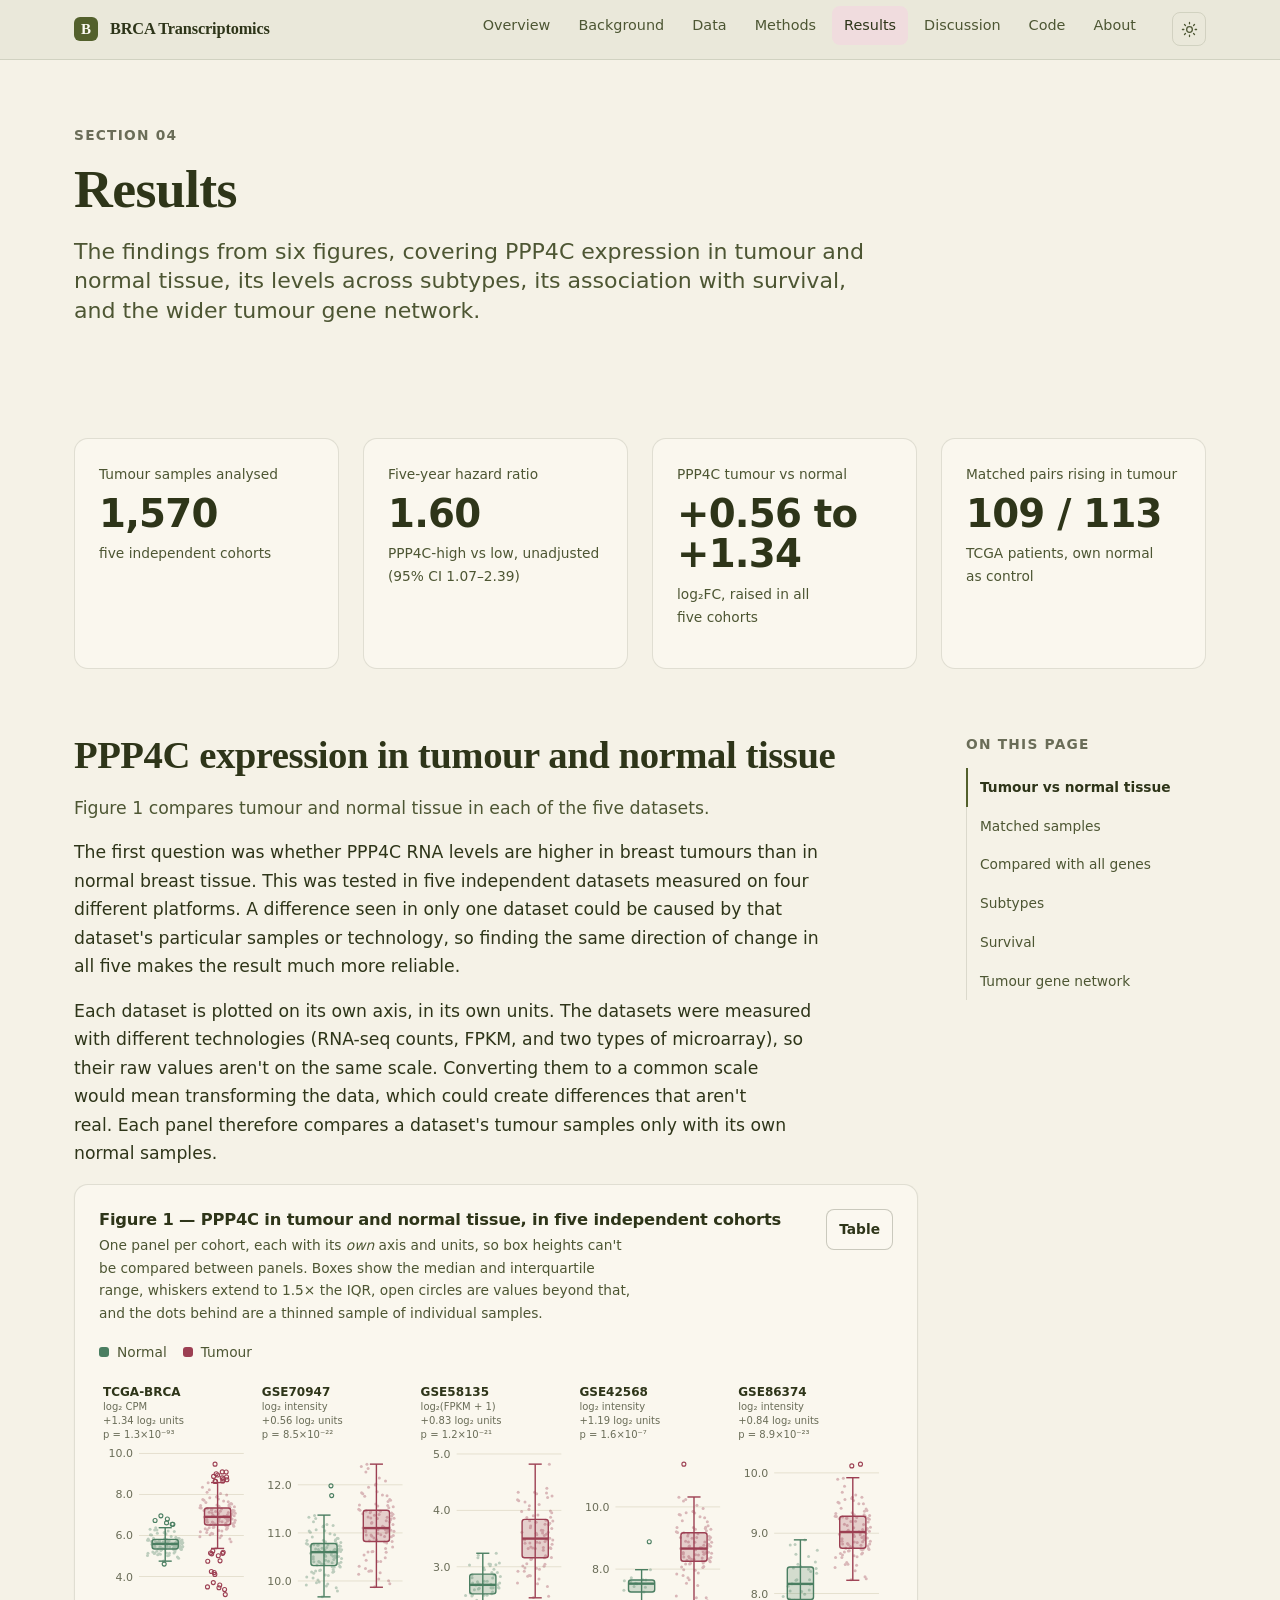
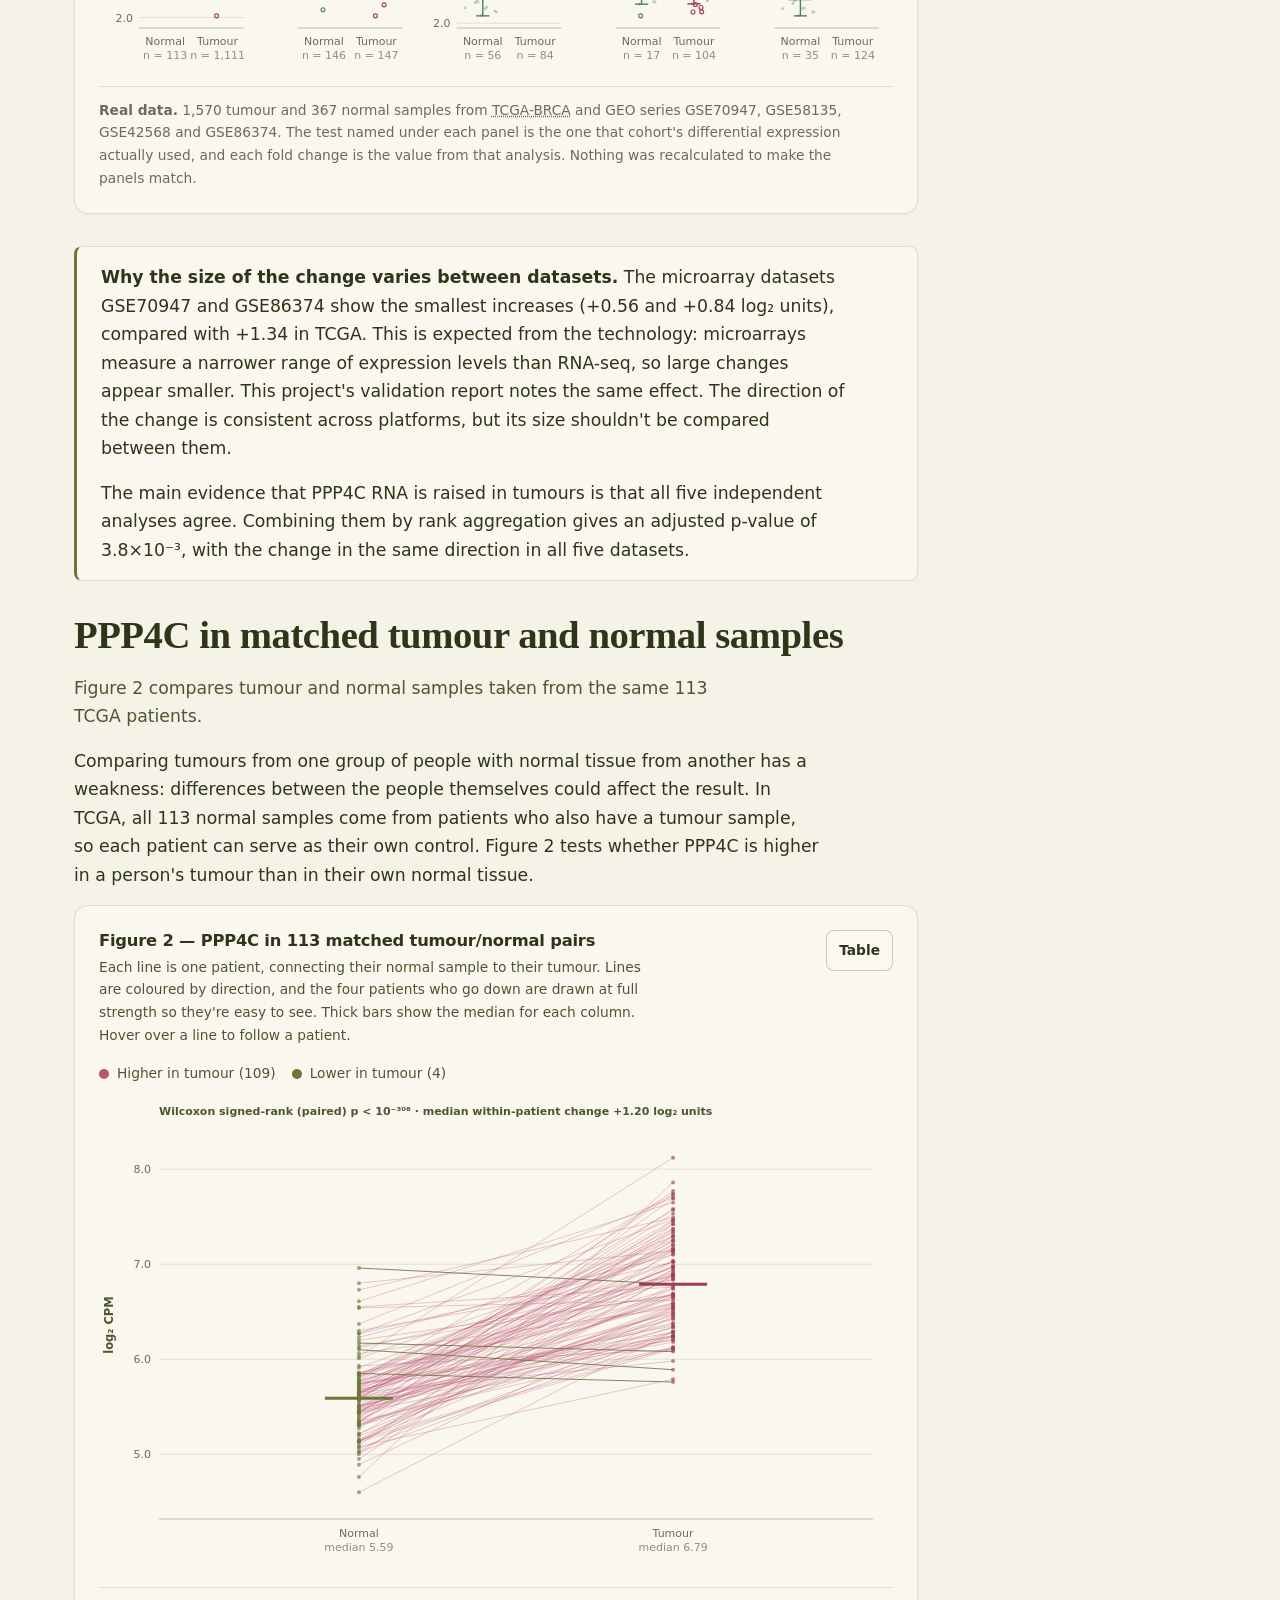
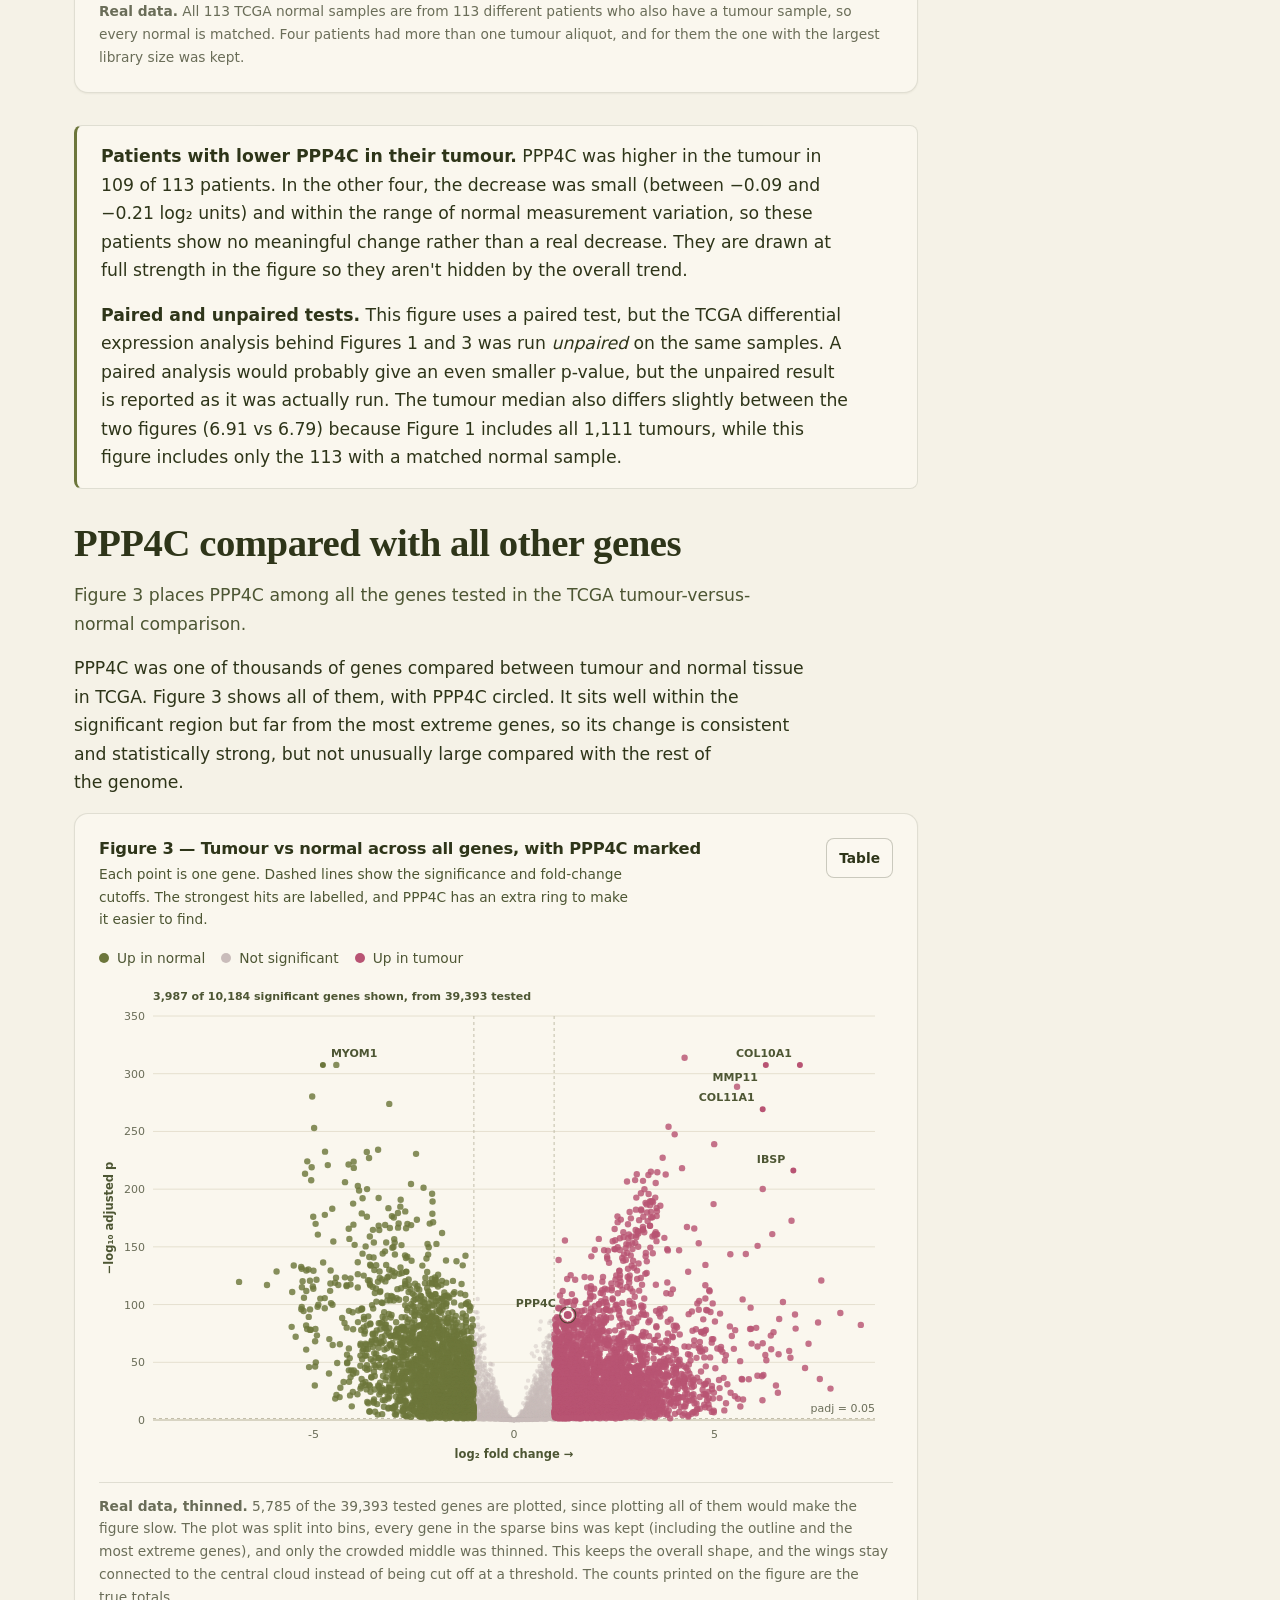
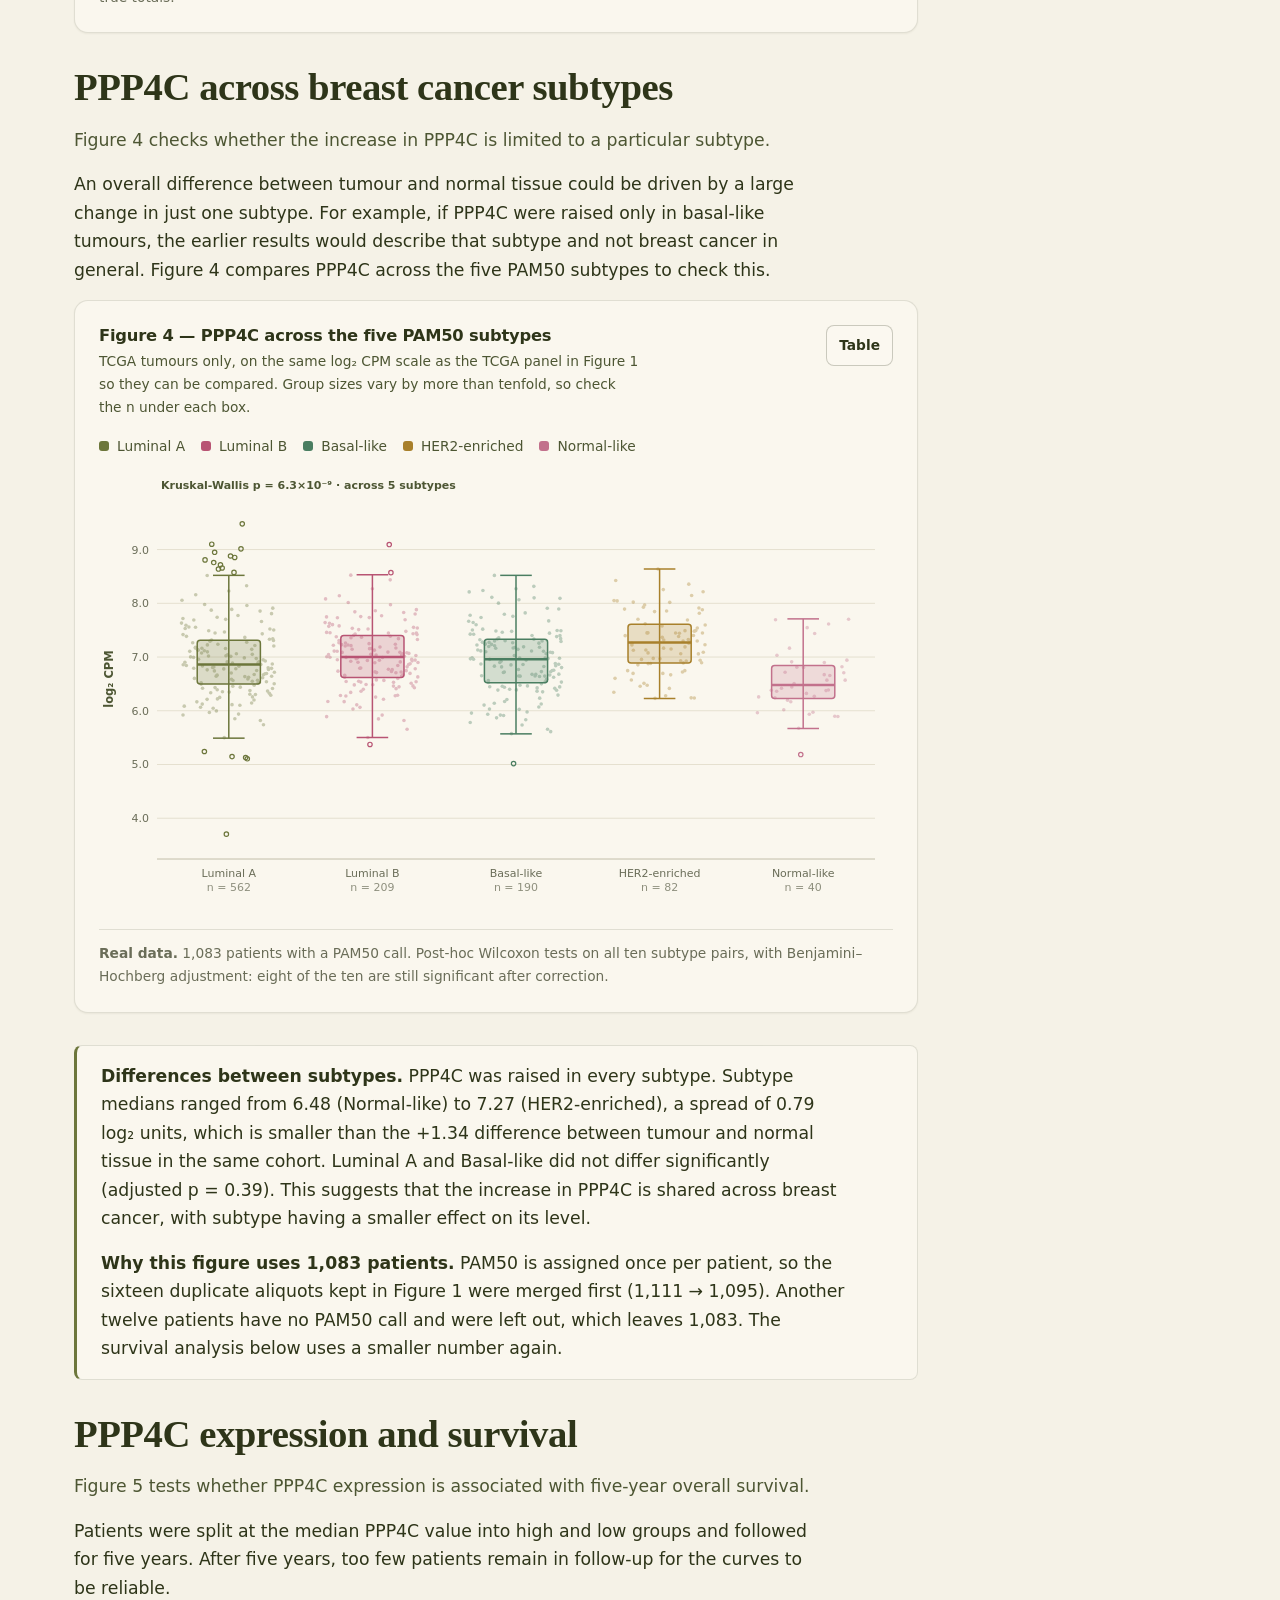
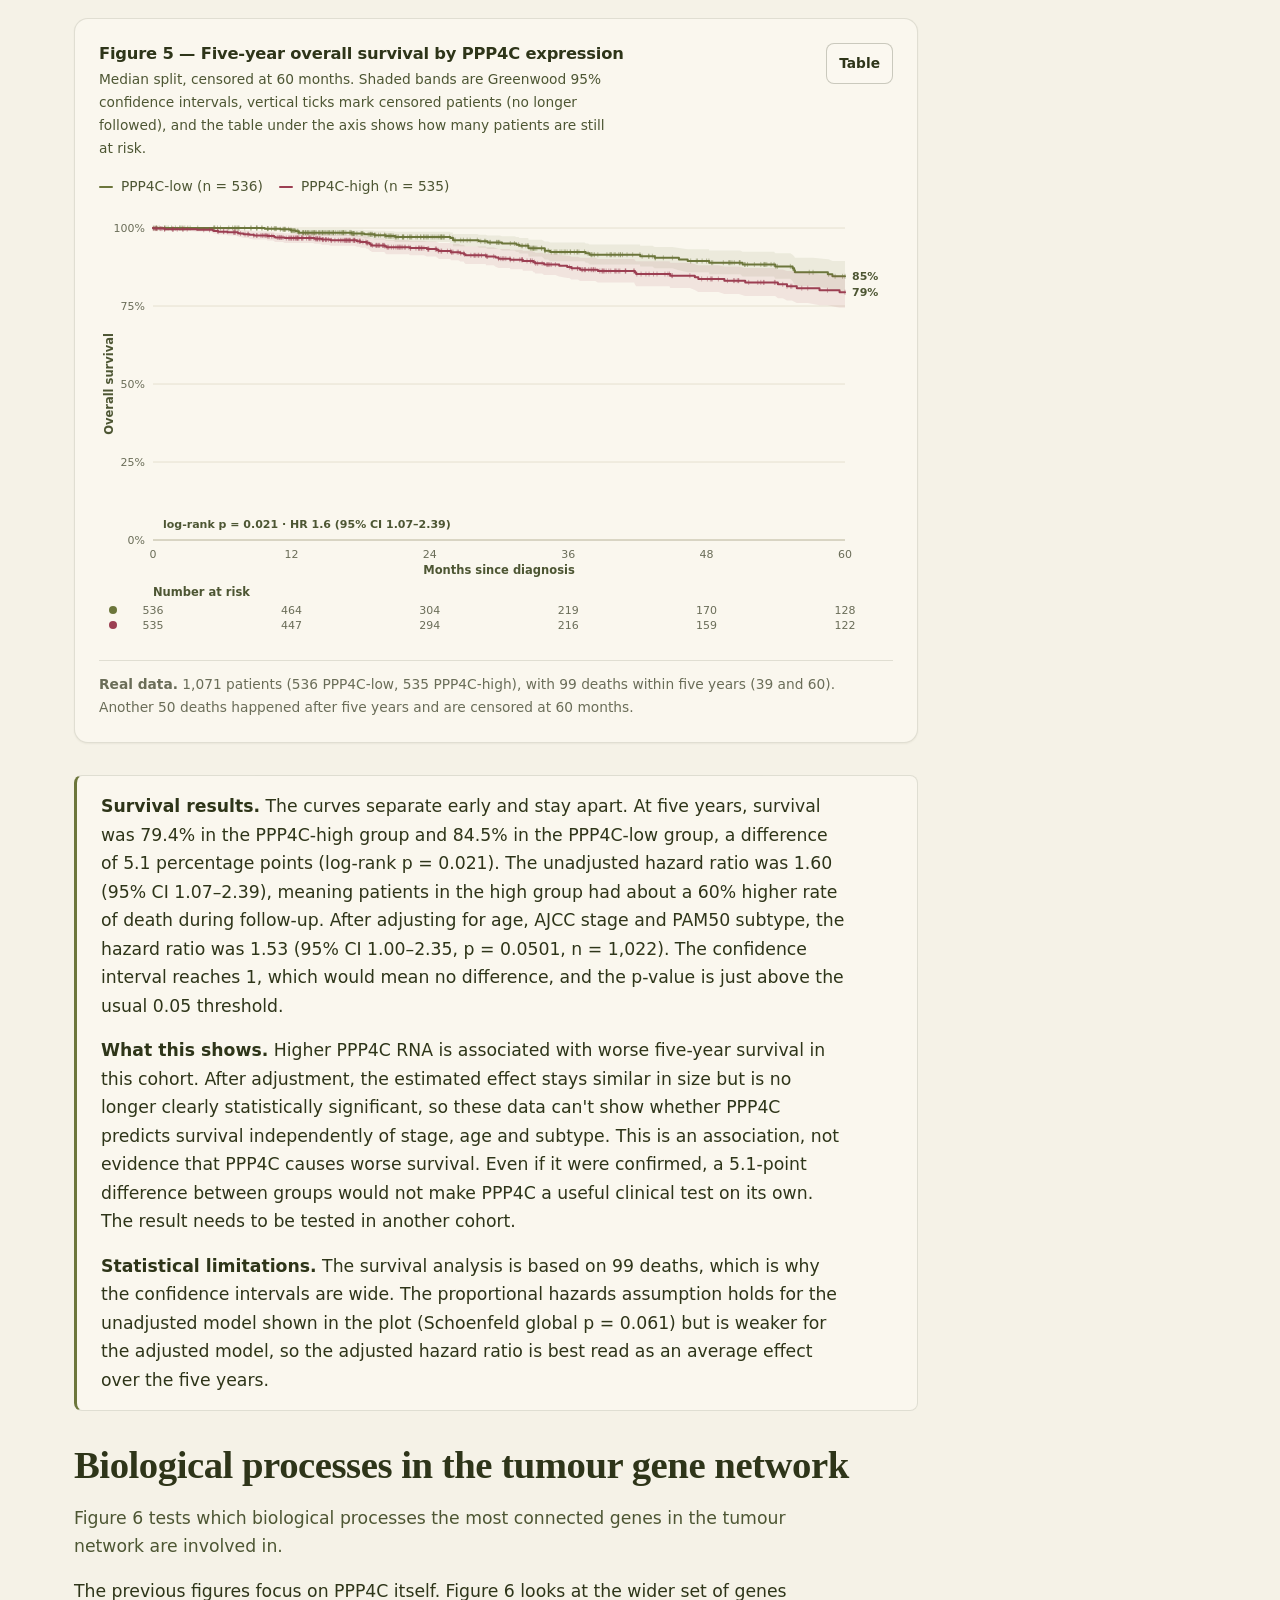
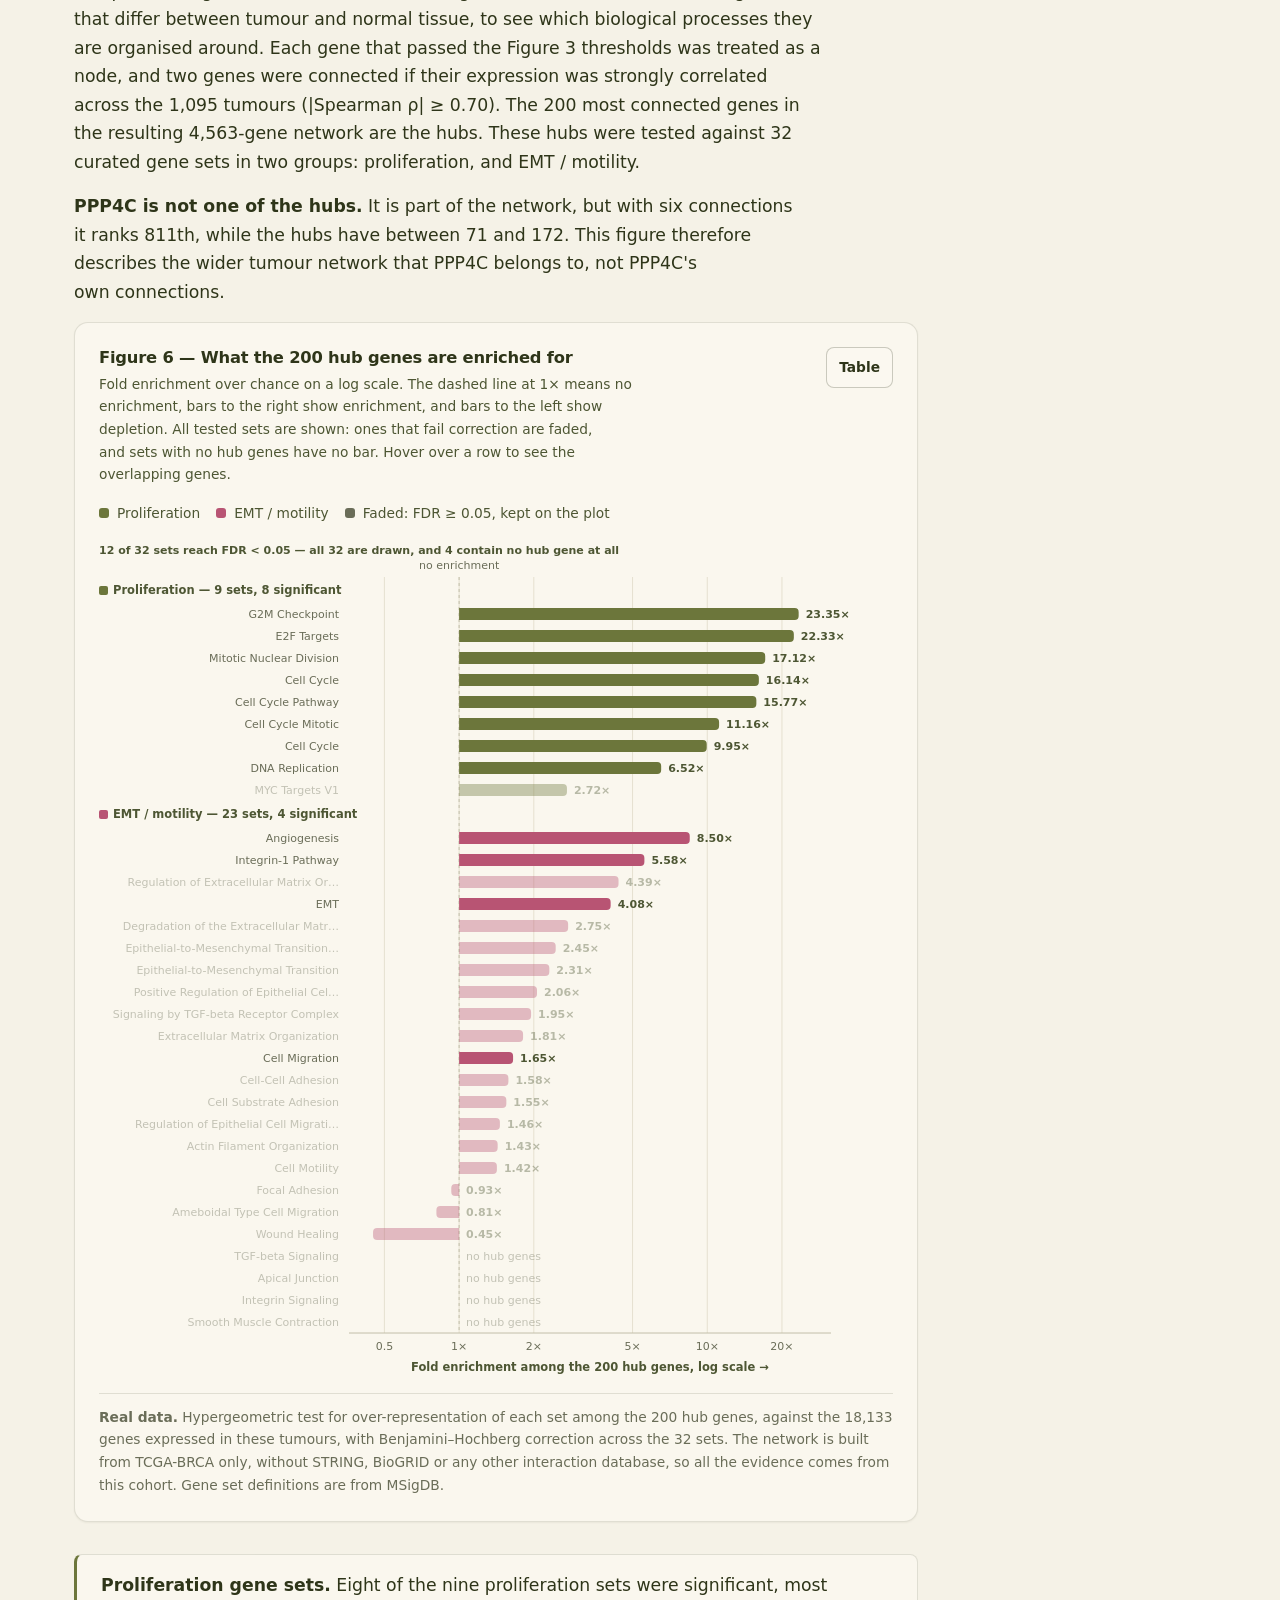
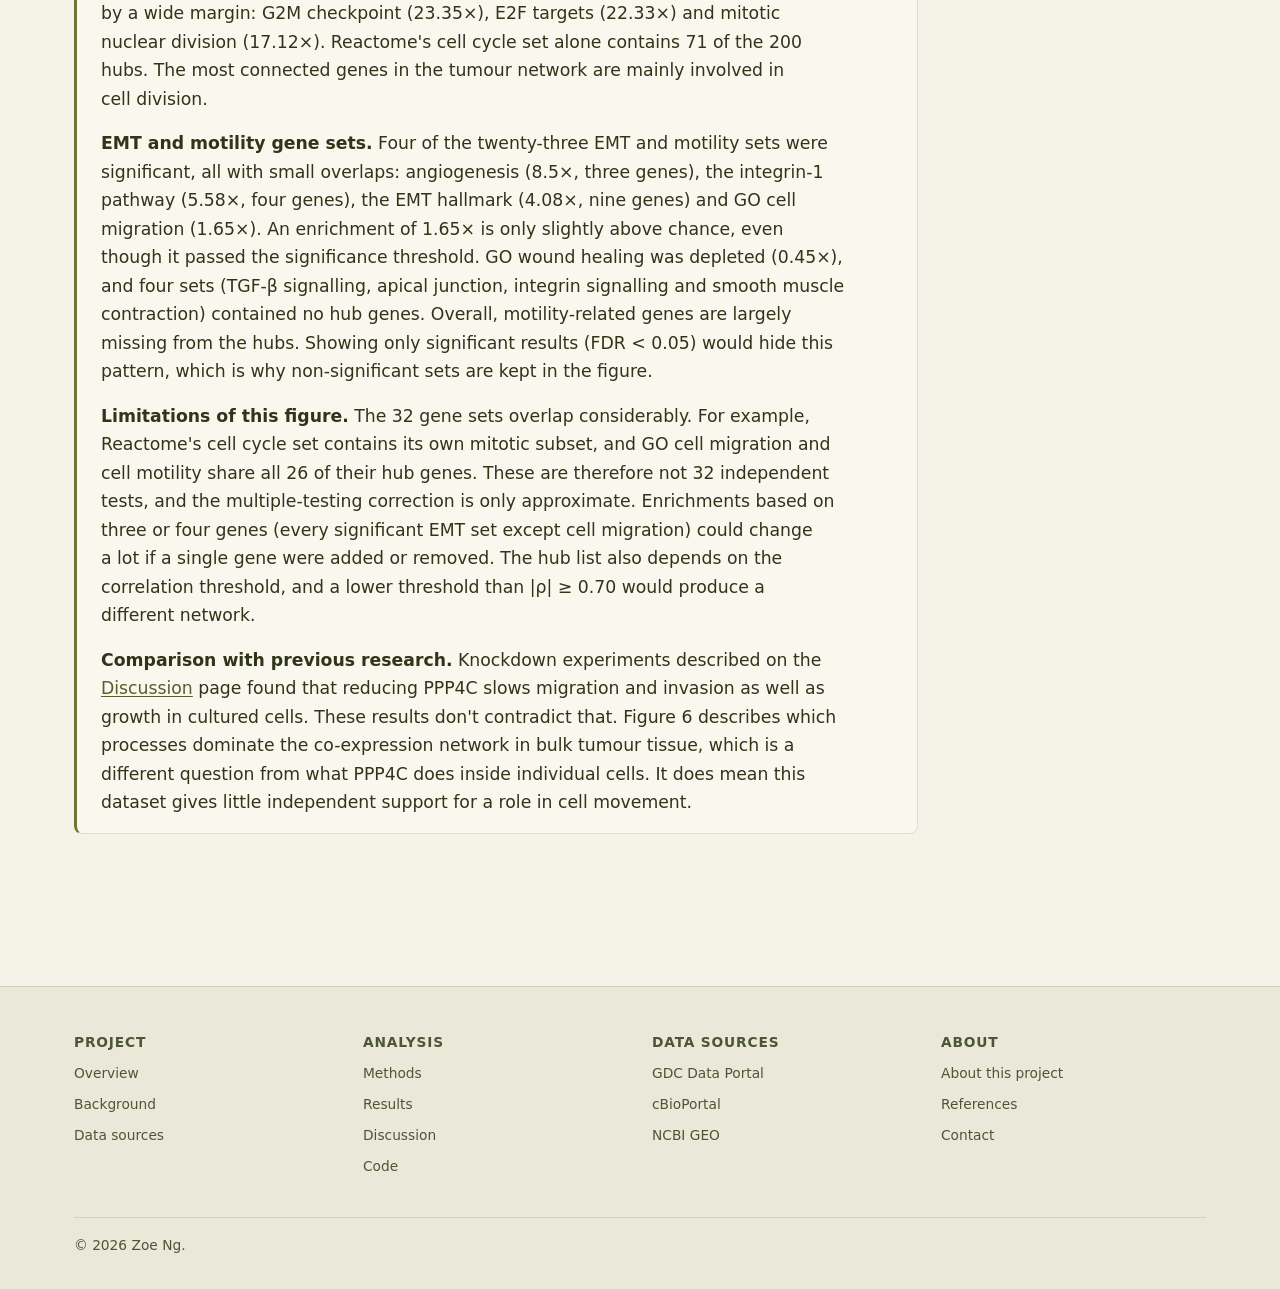
<file: results.html>
<!DOCTYPE html>
<html lang="en">
<head>
  <meta charset="utf-8">
  <meta name="viewport" content="width=device-width, initial-scale=1">
  <title>Results — PPP4C in Breast Cancer</title>
  <meta name="description" content="PPP4C expression in tumour and normal tissue, across PAM50 subtypes, and its association with survival, as interactive figures.">
  <meta name="author" content="Zoe Ng">

  <meta property="og:type" content="website">
  <meta property="og:title" content="Results — PPP4C in Breast Cancer">
  <meta property="og:description" content="PPP4C expression in tumour and normal tissue, across PAM50 subtypes, and its association with survival, as interactive figures.">

  <link rel="icon" href="data:image/svg+xml,<svg xmlns='http://www.w3.org/2000/svg' viewBox='0 0 32 32'><rect width='32' height='32' rx='7' fill='%232a78d6'/></svg>">
  <link rel="stylesheet" href="assets/css/tokens.css">
  <link rel="stylesheet" href="assets/css/styles.css">

  <script>
    /* Stamp the saved theme before first paint so there is no flash. */
    (function () {
      /* Reveal-on-scroll hides content until JavaScript unhides it, so the
         page must say up front that JavaScript is running. Without this class
         the .reveal rules never apply and the content is simply visible. */
      document.documentElement.classList.add('js');
      try {
        var t = localStorage.getItem('brca-theme');
        if (t) document.documentElement.setAttribute('data-theme', t);
      } catch (e) {}
    })();
  </script>
</head>
<body>
<a class="skip-link" href="#main">Skip to content</a>

  <header class="site-header">
    <div class="site-header__inner">
      <a class="brand" href="index.html">
        <span class="brand__mark" aria-hidden="true"></span>
        <span>BRCA Transcriptomics</span>
      </a>

      <button class="icon-btn nav-toggle" data-nav-toggle type="button"
              aria-expanded="false" aria-controls="site-nav" aria-label="Open menu">
        <svg viewBox="0 0 24 24" fill="none" stroke="currentColor" stroke-width="2"
             stroke-linecap="round" aria-hidden="true">
          <path d="M3 6h18M3 12h18M3 18h18"/>
        </svg>
      </button>

      <nav class="nav" id="site-nav" data-nav aria-label="Main">
        <ul class="nav__list">
          <li><a class="nav__link" href="index.html">Overview</a></li>
          <li><a class="nav__link" href="background.html">Background</a></li>
          <li><a class="nav__link" href="data.html">Data</a></li>
          <li><a class="nav__link" href="methods.html">Methods</a></li>
          <li><a class="nav__link" href="results.html">Results</a></li>
          <li><a class="nav__link" href="discussion.html">Discussion</a></li>
          <li><a class="nav__link" href="code.html">Code</a></li>
          <li><a class="nav__link" href="about.html">About</a></li>
        </ul>
      </nav>

      <button class="icon-btn theme-toggle" data-theme-toggle type="button" aria-label="Switch colour theme">
        <svg class="icon-sun" viewBox="0 0 24 24" fill="none" stroke="currentColor" stroke-width="1.8"
             stroke-linecap="round" aria-hidden="true">
          <circle cx="12" cy="12" r="4"/>
          <path d="M12 2v2M12 20v2M4.9 4.9l1.4 1.4M17.7 17.7l1.4 1.4M2 12h2M20 12h2M4.9 19.1l1.4-1.4M17.7 6.3l1.4-1.4"/>
        </svg>
        <svg class="icon-moon" viewBox="0 0 24 24" fill="none" stroke="currentColor" stroke-width="1.8"
             stroke-linecap="round" stroke-linejoin="round" aria-hidden="true">
          <path d="M21 12.8A9 9 0 1 1 11.2 3a7 7 0 0 0 9.8 9.8z"/>
        </svg>
      </button>
    </div>
  </header>

  <main id="main">
    <section class="section">
      <div class="container">
        <p class="eyebrow">Section 04</p>
        <h1>Results</h1>
        <p class="lede">
          The findings from six figures, covering PPP4C expression in tumour and normal tissue,
          its levels across subtypes, its association with survival, and the wider tumour gene
          network.
        </p>
      </div>
    </section>

    <section class="section section--tight">
      <div class="container">
        <div class="grid grid--4 reveal">
          <div class="tile">
            <p class="tile__label">Tumour samples analysed</p>
            <p class="tile__value">1,570</p>
            <p class="tile__delta">five independent cohorts</p>
          </div>
          <div class="tile">
            <p class="tile__label">Five-year hazard ratio</p>
            <p class="tile__value">1.60</p>
            <p class="tile__delta">PPP4C-high vs low, unadjusted (95% CI 1.07&ndash;2.39)</p>
          </div>
          <div class="tile">
            <p class="tile__label">PPP4C tumour vs normal</p>
            <p class="tile__value">+0.56 to +1.34</p>
            <p class="tile__delta">log&#8322;FC, raised in all five cohorts</p>
          </div>
          <div class="tile">
            <p class="tile__label">Matched pairs rising in tumour</p>
            <p class="tile__value">109 / 113</p>
            <p class="tile__delta">TCGA patients, own normal as control</p>
          </div>
        </div>
      </div>
    </section>

    <section class="section section--tight">
      <div class="container">
        <div class="layout-aside">
          <div class="stack-lg">

            <div id="expression">
              <h2>PPP4C expression in tumour and normal tissue</h2>
              <p class="text-secondary">Figure 1 compares tumour and normal tissue in each of the five datasets.</p>
              <p>
                The first question was whether PPP4C RNA levels are higher in breast tumours than
                in normal breast tissue. This was tested in five independent datasets measured on
                four different platforms. A difference seen in only one dataset could be caused
                by that dataset's particular samples or technology, so finding the same direction
                of change in all five makes the result much more reliable.
              </p>
              <p>
                Each dataset is plotted on its own axis, in its own units. The datasets were
                measured with different technologies (RNA-seq counts, FPKM, and two types of
                microarray), so their raw values aren't on the same scale. Converting them to a
                common scale would mean transforming the data, which could create differences
                that aren't real. Each panel therefore compares a dataset's tumour samples only
                with its own normal samples.
              </p>

              <figure class="figure" data-chart="boxpanels" data-source="ppp4.cohortBoxes" data-height="290"
                      data-alt="Five small box plots side by side, one per cohort: TCGA-BRCA, GSE70947, GSE58135, GSE42568 and GSE86374. Each panel has its own y-axis in its own units and shows that cohort's normal samples beside its tumour samples. In all five panels the tumour box sits above the normal box. The size of the gap varies, from about +0.56 log2 units in GSE70947 to about +1.34 in TCGA."
                      data-table-caption="PPP4C summary for every cohort, in that cohort's own units">
                <div class="figure__head">
                  <div class="figure__titles">
                    <h3 class="figure__title">Figure 1 &mdash; PPP4C in tumour and normal tissue, in five independent cohorts</h3>
                    <p class="figure__subtitle">One panel per cohort, each with its <em>own</em> axis and units, so box heights can't be compared between panels. Boxes show the median and interquartile range, whiskers extend to 1.5&times; the IQR, open circles are values beyond that, and the dots behind are a thinned sample of individual samples.</p>
                  </div>
                  <div class="figure__tools">
                    <button class="btn btn--ghost btn--sm" type="button" data-table-toggle aria-expanded="false">Table</button>
                  </div>
                </div>
                <ul class="legend"></ul>
                <div class="figure__plot"></div>
                <div class="figure__table" hidden></div>
                <p class="figure__note">
                  <strong>Real data.</strong> 1,570 tumour and 367 normal samples from
                  <abbr title="The Cancer Genome Atlas, breast invasive carcinoma">TCGA-BRCA</abbr>
                  and GEO series GSE70947, GSE58135, GSE42568 and GSE86374. The test named under each panel
                  is the one that cohort's differential expression actually used, and each
                  fold change is the value from that analysis. Nothing was recalculated to make
                  the panels match.
                </p>
              </figure>

              <div class="callout callout--note">
                <div class="callout__body">
                  <p><strong>Why the size of the change varies between datasets.</strong> The microarray datasets GSE70947 and GSE86374 show the smallest increases (+0.56 and +0.84 log&#8322; units), compared with +1.34 in TCGA. This is expected from the technology: microarrays measure a narrower range of expression levels than RNA-seq, so large changes appear smaller. This project's validation report notes the same effect. The direction of the change is consistent across platforms, but its size shouldn't be compared between them.</p>
                  <p class="mb-0">The main evidence that PPP4C RNA is raised in tumours is that all five independent analyses agree. Combining them by rank aggregation gives an adjusted p-value of 3.8&times;10&#8315;&#179;, with the change in the same direction in all five datasets.</p>
                </div>
              </div>

            </div>

            <div id="paired">
              <h2>PPP4C in matched tumour and normal samples</h2>
              <p class="text-secondary">Figure 2 compares tumour and normal samples taken from the same 113 TCGA patients.</p>
              <p>
                Comparing tumours from one group of people with normal tissue from another has a
                weakness: differences between the people themselves could affect the result. In
                TCGA, all 113 normal samples come from patients who also have a tumour sample, so
                each patient can serve as their own control. Figure 2 tests whether PPP4C is
                higher in a person's tumour than in their own normal tissue.
              </p>

              <figure class="figure" data-chart="paired" data-source="ppp4.paired" data-height="470"
                      data-alt="A paired slope graph with two columns of points, Normal on the left and Tumour on the right, and one line joining each of 113 patients' two samples. The great majority of lines slope upward from normal to tumour; four slope down. The median moves from 5.59 in normal tissue to 6.79 in tumour."
                      data-table-caption="Every matched patient, sorted by the size of their tumour-versus-normal change">
                <div class="figure__head">
                  <div class="figure__titles">
                    <h3 class="figure__title">Figure 2 &mdash; PPP4C in 113 matched tumour/normal pairs</h3>
                    <p class="figure__subtitle">Each line is one patient, connecting their normal sample to their tumour. Lines are coloured by direction, and the four patients who go down are drawn at full strength so they're easy to see. Thick bars show the median for each column. Hover over a line to follow a patient.</p>
                  </div>
                  <div class="figure__tools">
                    <button class="btn btn--ghost btn--sm" type="button" data-table-toggle aria-expanded="false">Table</button>
                  </div>
                </div>
                <ul class="legend"></ul>
                <div class="figure__plot"></div>
                <div class="figure__table" hidden></div>
                <p class="figure__note">
                  <strong>Real data.</strong> All 113 TCGA normal samples are from 113 different
                  patients who also have a tumour sample, so every normal is matched. Four
                  patients had more than one tumour aliquot, and for them the one with the
                  largest library size was kept.
                </p>
              </figure>

              <div class="callout callout--note">
                <div class="callout__body">
                  <p><strong>Patients with lower PPP4C in their tumour.</strong> PPP4C was higher in the tumour in 109 of 113 patients. In the other four, the decrease was small (between &minus;0.09 and &minus;0.21 log&#8322; units) and within the range of normal measurement variation, so these patients show no meaningful change rather than a real decrease. They are drawn at full strength in the figure so they aren't hidden by the overall trend.</p>
                  <p class="mb-0"><strong>Paired and unpaired tests.</strong> This figure uses a paired test, but the TCGA differential expression analysis behind Figures 1 and 3 was run <em>unpaired</em> on the same samples. A paired analysis would probably give an even smaller p-value, but the unpaired result is reported as it was actually run. The tumour median also differs slightly between the two figures (6.91 vs 6.79) because Figure 1 includes all 1,111 tumours, while this figure includes only the 113 with a matched normal sample.</p>
                </div>
              </div>

            </div>

            <div id="transcriptome">
              <h2>PPP4C compared with all other genes</h2>
              <p class="text-secondary">Figure 3 places PPP4C among all the genes tested in the TCGA tumour-versus-normal comparison.</p>
              <p>
                PPP4C was one of thousands of genes compared between tumour and normal tissue in
                TCGA. Figure 3 shows all of them, with PPP4C circled. It sits well within the
                significant region but far from the most extreme genes, so its change is
                consistent and statistically strong, but not unusually large compared with the
                rest of the genome.
              </p>

              <figure class="figure" data-chart="volcano" data-source="tcgaVolcano" data-height="480"
                      data-alt="Volcano plot of log2 fold change against negative log10 adjusted p-value for TCGA tumour versus adjacent normal tissue. Two dense wings of significant genes rise on either side. PPP4C is ringed and labelled on the right-hand, up-in-tumour side, at a fold change of about +1.34 and an adjusted p-value near 10 to the minus 91."
                      data-table-caption="Strongest tumour-versus-normal genes by adjusted p-value">
                <div class="figure__head">
                  <div class="figure__titles">
                    <h3 class="figure__title">Figure 3 &mdash; Tumour vs normal across all genes, with PPP4C marked</h3>
                    <p class="figure__subtitle">Each point is one gene. Dashed lines show the significance and fold-change cutoffs. The strongest hits are labelled, and PPP4C has an extra ring to make it easier to find.</p>
                  </div>
                  <div class="figure__tools">
                    <button class="btn btn--ghost btn--sm" type="button" data-table-toggle aria-expanded="false">Table</button>
                  </div>
                </div>
                <ul class="legend"></ul>
                <div class="figure__plot"></div>
                <div class="figure__table" hidden></div>
                <p class="figure__note">
                  <strong>Real data, thinned.</strong> 5,785 of the 39,393 tested genes are
                  plotted, since plotting all of them would make the figure slow. The plot was
                  split into bins, every gene in the sparse bins was kept (including the outline
                  and the most extreme genes), and only the crowded middle was thinned. This
                  keeps the overall shape, and the wings stay connected to the central cloud
                  instead of being cut off at a threshold. The counts printed on the figure are
                  the true totals.
                </p>
              </figure>

            </div>

            <div id="subtype">
              <h2>PPP4C across breast cancer subtypes</h2>
              <p class="text-secondary">Figure 4 checks whether the increase in PPP4C is limited to a particular subtype.</p>
              <p>
                An overall difference between tumour and normal tissue could be driven by a large
                change in just one subtype. For example, if PPP4C were raised only in basal-like
                tumours, the earlier results would describe that subtype and not breast cancer in
                general. Figure 4 compares PPP4C across the five PAM50 subtypes to check this.
              </p>

              <figure class="figure" data-chart="box" data-source="ppp4.bySubtype" data-height="440"
                      data-alt="Box plot of PPP4C expression across the five PAM50 subtypes. HER2-enriched has the highest median at 7.27 and Normal-like the lowest at 6.48; Luminal A, Luminal B and Basal-like sit close together between 6.86 and 7.00. The spread between subtypes is smaller than the tumour-versus-normal difference."
                      data-table-caption="PPP4C expression summary by PAM50 subtype">
                <div class="figure__head">
                  <div class="figure__titles">
                    <h3 class="figure__title">Figure 4 &mdash; PPP4C across the five PAM50 subtypes</h3>
                    <p class="figure__subtitle">TCGA tumours only, on the same log&#8322;&nbsp;CPM scale as the TCGA panel in Figure 1 so they can be compared. Group sizes vary by more than tenfold, so check the n under each box.</p>
                  </div>
                  <div class="figure__tools">
                    <button class="btn btn--ghost btn--sm" type="button" data-table-toggle aria-expanded="false">Table</button>
                  </div>
                </div>
                <ul class="legend"></ul>
                <div class="figure__plot"></div>
                <div class="figure__table" hidden></div>
                <p class="figure__note">
                  <strong>Real data.</strong> 1,083 patients with a PAM50 call. Post-hoc Wilcoxon
                  tests on all ten subtype pairs, with Benjamini&ndash;Hochberg adjustment: eight
                  of the ten are still significant after correction.
                </p>
              </figure>

              <div class="callout callout--note">
                <div class="callout__body">
                  <p><strong>Differences between subtypes.</strong> PPP4C was raised in every subtype. Subtype medians ranged from 6.48 (Normal-like) to 7.27 (HER2-enriched), a spread of 0.79 log&#8322; units, which is smaller than the +1.34 difference between tumour and normal tissue in the same cohort. Luminal A and Basal-like did not differ significantly (adjusted p = 0.39). This suggests that the increase in PPP4C is shared across breast cancer, with subtype having a smaller effect on its level.</p>
                  <p class="mb-0"><strong>Why this figure uses 1,083 patients.</strong> PAM50 is assigned once per patient, so the sixteen duplicate aliquots kept in Figure 1 were merged first (1,111 &rarr; 1,095). Another twelve patients have no PAM50 call and were left out, which leaves 1,083. The survival analysis below uses a smaller number again.</p>
                </div>
              </div>

            </div>

            <div id="survival">
              <h2>PPP4C expression and survival</h2>
              <p class="text-secondary">Figure 5 tests whether PPP4C expression is associated with five-year overall survival.</p>
              <p>
                Patients were split at the median PPP4C value into high and low groups and
                followed for five years. After five years, too few patients remain in follow-up
                for the curves to be reliable.
              </p>

              <figure class="figure" data-chart="survival" data-source="ppp4.survival" data-height="430"
                      data-alt="Kaplan-Meier curves over five years for PPP4C-high and PPP4C-low tumours, split at the median. The PPP4C-high curve sits below throughout, reaching 79.4 percent survival at 60 months against 84.5 percent for PPP4C-low. Shaded 95 percent confidence bands overlap for much of the follow-up."
                      data-table-caption="Survival probability at each year, by PPP4C group">
                <div class="figure__head">
                  <div class="figure__titles">
                    <h3 class="figure__title">Figure 5 &mdash; Five-year overall survival by PPP4C expression</h3>
                    <p class="figure__subtitle">Median split, censored at 60 months. Shaded bands are Greenwood 95% confidence intervals, vertical ticks mark censored patients (no longer followed), and the table under the axis shows how many patients are still at risk.</p>
                  </div>
                  <div class="figure__tools">
                    <button class="btn btn--ghost btn--sm" type="button" data-table-toggle aria-expanded="false">Table</button>
                  </div>
                </div>
                <ul class="legend"></ul>
                <div class="figure__plot"></div>
                <div class="figure__table" hidden></div>
                <p class="figure__note">
                  <strong>Real data.</strong> 1,071 patients (536 PPP4C-low, 535 PPP4C-high),
                  with 99 deaths within five years (39 and 60). Another 50 deaths happened
                  after five years and are censored at 60 months.
                </p>
              </figure>

              <div class="callout callout--note">
                <div class="callout__body">
                  <p><strong>Survival results.</strong> The curves separate early and stay apart. At five years, survival was 79.4% in the PPP4C-high group and 84.5% in the PPP4C-low group, a difference of 5.1 percentage points (log-rank p = 0.021). The unadjusted hazard ratio was 1.60 (95% CI 1.07&ndash;2.39), meaning patients in the high group had about a 60% higher rate of death during follow-up. After adjusting for age, AJCC stage and PAM50 subtype, the hazard ratio was 1.53 (95% CI 1.00&ndash;2.35, p = 0.0501, n = 1,022). The confidence interval reaches 1, which would mean no difference, and the p-value is just above the usual 0.05 threshold.</p>
                  <p><strong>What this shows.</strong> Higher PPP4C RNA is associated with worse five-year survival in this cohort. After adjustment, the estimated effect stays similar in size but is no longer clearly statistically significant, so these data can't show whether PPP4C predicts survival independently of stage, age and subtype. This is an association, not evidence that PPP4C causes worse survival. Even if it were confirmed, a 5.1-point difference between groups would not make PPP4C a useful clinical test on its own. The result needs to be tested in another cohort.</p>
                  <p class="mb-0"><strong>Statistical limitations.</strong> The survival analysis is based on 99 deaths, which is why the confidence intervals are wide. The proportional hazards assumption holds for the unadjusted model shown in the plot (Schoenfeld global p = 0.061) but is weaker for the adjusted model, so the adjusted hazard ratio is best read as an average effect over the five years.</p>
                </div>
              </div>


            </div>

            <div id="pathways">
              <h2>Biological processes in the tumour gene network</h2>
              <p class="text-secondary">Figure 6 tests which biological processes the most connected genes in the tumour network are involved in.</p>
              <p>
                The previous figures focus on PPP4C itself. Figure 6 looks at the wider set of
                genes that differ between tumour and normal tissue, to see which biological
                processes they are organised around. Each gene that passed the
                Figure&nbsp;3 thresholds was treated as a node, and two genes were connected if
                their expression was strongly correlated across the 1,095 tumours
                (|Spearman&nbsp;&rho;|&nbsp;&ge;&nbsp;0.70). The 200 most connected genes in the
                resulting 4,563-gene network are the hubs. These hubs were tested against 32
                curated gene sets in two groups: proliferation, and EMT&nbsp;/&nbsp;motility.
              </p>
              <p>
                <strong>PPP4C is not one of the hubs.</strong> It is part of the network, but with
                six connections it ranks 811th, while the hubs have between 71 and 172. This
                figure therefore describes the wider tumour network that PPP4C belongs to, not
                PPP4C's own connections.
              </p>

              <figure class="figure" data-chart="enrichment" data-source="hubEnrichment" data-height="900"
                      data-alt="Horizontal bar chart of fold enrichment on a log axis, one row per gene set, grouped into a Proliferation block of nine sets and an EMT / motility block of twenty-three. The proliferation bars are long: G2M checkpoint at 23.35 times, E2F targets at 22.33, mitotic nuclear division at 17.12, and Reactome cell cycle at 9.95 containing 71 of the 200 hub genes. The EMT and motility bars are mostly short and faded for non-significance, clustered near the reference line at 1; four of them reach significance and the largest, angiogenesis at 8.5 times, rests on three genes. GO wound healing runs leftward at 0.45 times, and four sets have no bar at all because they contain no hub gene."
                      data-table-caption="Every gene set tested against the 200 hub genes, passing or not">
                <div class="figure__head">
                  <div class="figure__titles">
                    <h3 class="figure__title">Figure 6 &mdash; What the 200 hub genes are enriched for</h3>
                    <p class="figure__subtitle">Fold enrichment over chance on a log scale. The dashed line at 1&times; means no enrichment, bars to the right show enrichment, and bars to the left show depletion. All tested sets are shown: ones that fail correction are faded, and sets with no hub genes have no bar. Hover over a row to see the overlapping genes.</p>
                  </div>
                  <div class="figure__tools">
                    <button class="btn btn--ghost btn--sm" type="button" data-table-toggle aria-expanded="false">Table</button>
                  </div>
                </div>
                <ul class="legend"></ul>
                <div class="figure__plot"></div>
                <div class="figure__table" hidden></div>
                <p class="figure__note">
                  <strong>Real data.</strong> Hypergeometric test for over-representation of each
                  set among the 200 hub genes, against the 18,133 genes expressed in these
                  tumours, with Benjamini&ndash;Hochberg correction across the 32 sets. The
                  network is built from TCGA-BRCA only, without STRING, BioGRID or any other
                  interaction database, so all the evidence comes from this cohort. Gene set
                  definitions are from MSigDB.
                </p>
              </figure>

              <div class="callout callout--note">
                <div class="callout__body">
                  <p><strong>Proliferation gene sets.</strong> Eight of the nine proliferation sets were significant, most by a wide margin: G2M checkpoint (23.35&times;), E2F targets (22.33&times;) and mitotic nuclear division (17.12&times;). Reactome's cell cycle set alone contains 71 of the 200 hubs. The most connected genes in the tumour network are mainly involved in cell division.</p>
                  <p><strong>EMT and motility gene sets.</strong> Four of the twenty-three EMT and motility sets were significant, all with small overlaps: angiogenesis (8.5&times;, three genes), the integrin-1 pathway (5.58&times;, four genes), the EMT hallmark (4.08&times;, nine genes) and GO cell migration (1.65&times;). An enrichment of 1.65&times; is only slightly above chance, even though it passed the significance threshold. GO wound healing was depleted (0.45&times;), and four sets (TGF-&beta; signalling, apical junction, integrin signalling and smooth muscle contraction) contained no hub genes. Overall, motility-related genes are largely missing from the hubs. Showing only significant results (FDR&nbsp;&lt;&nbsp;0.05) would hide this pattern, which is why non-significant sets are kept in the figure.</p>
                  <p><strong>Limitations of this figure.</strong> The 32 gene sets overlap considerably. For example, Reactome's cell cycle set contains its own mitotic subset, and GO cell migration and cell motility share all 26 of their hub genes. These are therefore not 32 independent tests, and the multiple-testing correction is only approximate. Enrichments based on three or four genes (every significant EMT set except cell migration) could change a lot if a single gene were added or removed. The hub list also depends on the correlation threshold, and a lower threshold than |&rho;|&nbsp;&ge;&nbsp;0.70 would produce a different network.</p>
                  <p class="mb-0"><strong>Comparison with previous research.</strong> Knockdown experiments described on the <a href="discussion.html#literature">Discussion</a> page found that reducing PPP4C slows migration and invasion as well as growth in cultured cells. These results don't contradict that. Figure 6 describes which processes dominate the co-expression network in bulk tumour tissue, which is a different question from what PPP4C does inside individual cells. It does mean this dataset gives little independent support for a role in cell movement.</p>
                </div>
              </div>

            </div>

          </div>

          <aside class="layout-aside__side">
            <p class="eyebrow">On this page</p>
            <ul class="toc">
              <li><a href="#expression">Tumour vs normal tissue</a></li>
              <li><a href="#paired">Matched samples</a></li>
              <li><a href="#transcriptome">Compared with all genes</a></li>
              <li><a href="#subtype">Subtypes</a></li>
              <li><a href="#survival">Survival</a></li>
              <li><a href="#pathways">Tumour gene network</a></li>
            </ul>
          </aside>
        </div>
      </div>
    </section>
  </main>
<footer class="site-footer">
    <div class="container">
      <div class="grid grid--4">
        <div>
          <h4>Project</h4>
          <ul>
            <li><a href="index.html">Overview</a></li>
            <li><a href="background.html">Background</a></li>
            <li><a href="data.html">Data sources</a></li>
          </ul>
        </div>
        <div>
          <h4>Analysis</h4>
          <ul>
            <li><a href="methods.html">Methods</a></li>
            <li><a href="results.html">Results</a></li>
            <li><a href="discussion.html">Discussion</a></li>
            <li><a href="code.html">Code</a></li>
          </ul>
        </div>
        <div>
          <h4>Data sources</h4>
          <ul>
            <li><a href="https://portal.gdc.cancer.gov/" rel="noopener">GDC Data Portal</a></li>
            <li><a href="https://www.cbioportal.org/" rel="noopener">cBioPortal</a></li>
            <li><a href="https://www.ncbi.nlm.nih.gov/geo/" rel="noopener">NCBI GEO</a></li>
          </ul>
        </div>
        <div>
          <h4>About</h4>
          <ul>
            <li><a href="about.html">About this project</a></li>
            <li><a href="discussion.html#references">References</a></li>
            <li><a href="mailto:zoeng774@gmail.com">Contact</a></li>
          </ul>
        </div>
      </div>

      <div class="site-footer__bottom">
        <span>&copy; <span data-year>2026</span> Zoe Ng.</span>
      </div>
    </div>
  </footer>

  <script src="assets/js/data.js" defer></script>
  <script src="assets/js/charts.js" defer></script>
  <script src="assets/js/main.js" defer></script>
</body>
</html>
</file>
<file: assets/css/tokens.css>
/* ==========================================================================
   tokens.css — design tokens (colors, type, spacing, motion)
   Change values here; never hard-code a hex anywhere else.

   Light mode is built on four source colours:
     #E7CCCC dusty rose · #EDE8DC cream · #A5B68D sage · #C1CFA1 light sage
   The page plane is that cream lifted, the accent is a deepened sage, the
   rose does the highlighting, and the data colours lead with green and pink.

   Dark mode is the same garden after dusk: deep forest planes, the cream
   become the ink, the sage brightened into the accent, and the rose kept clear
   and pink rather than muddied. Planes are a cool forest charcoal, not olive.

   The categorical slots, the sequential green ramp and the diverging pair
   have all been checked for contrast in BOTH light and dark modes: every
   series clears 3:1 against its chart surface and every text token clears
   4.5:1 against the plane it sits on. If you swap a series colour,
   re-validate it before shipping.
   ========================================================================== */

:root {
  color-scheme: light;

  /* ---- Surfaces & ink ------------------------------------------------- */
  --page:            #f5f2e7;   /* page plane — the cream, lifted          */
  --surface-1:       #faf7ee;   /* cards, chart surface — beige, never white */
  --surface-2:       #ebe6d8;   /* wells, code blocks, table stripes       */
  --surface-raised:  #fbf8f0;   /* popovers                                  */
  /* Alternate bands: the card beige with a whisper of the
     theme green. Built from tokens, so it follows the dark theme too. */
  --surface-band:    color-mix(in srgb, var(--diverge-low) 5%, var(--surface-1));
  /* Header and footer: a clearly visible sage, so the page frame doesn't
     blend into the beige content area. */
  --surface-chrome:  color-mix(in srgb, var(--diverge-low) 12%, var(--surface-1));

  --text-primary:    #2e3519;   /* the ink is green, not black             */
  --text-secondary:  #4d5633;
  --text-muted:      #6a6d58;   /* axis labels, captions, meta             */
  --text-inverse:    #fcfaf4;   /* ink for use ON the accent               */

  --border:          rgba(46, 53, 25, 0.13);
  --border-strong:   rgba(46, 53, 25, 0.24);
  --gridline:        #e5e0cf;
  --axis:            #c2bea9;

  /* ---- Accent (UI only — links, buttons, focus) ------------------------
     Green at rest, rose on hover: the two source hues split the job rather
     than sharing it, so a hover is a hue change and not just a darkening. */
  --accent:          #53602c;   /* green as TEXT: links, card arrows       */
  --accent-solid:    #53602c;   /* green as a FILL: buttons, the brand tile */
  --accent-ink:      #fcfaf4;   /* what sits on that fill                   */
  --accent-hover:    #a8446a;   /* the rose, deepened to clear 4.5:1       */
  --accent-hover-ink:#fcfaf4;   /* what sits on a rose fill                 */
  --accent-wash:     #f0dcde;   /* the current page / selected thing       */
  --hover-wash:      #f6e6e7;   /* the thing under the cursor              */
  --focus-ring:      #707a39;

  /* ---- Brand mark ------------------------------------------------------
     A typographic mark: a serif B on a green tile. Its own tokens, not
     series slots, so retuning a chart colour can never restyle it. */
  --brand-square:    #53602c;
  --brand-letter:    #fcfaf4;

  /* ---- Categorical series (fixed order — never cycle, never reorder) ---
     Slot 3 reads as the calm/normal condition and slot 8 as the tumour one;
     the charts lean on that pairing, so keep 3 green and 8 rose. */
  --series-1:        #6c763b;   /* green     */
  --series-2:        #b85473;   /* rose      */
  --series-3:        #4a7e61;   /* teal      */
  --series-4:        #a8802b;   /* gold      */
  --series-5:        #c2718c;   /* pink      */
  --series-6:        #3b4723;   /* forest    */
  /* Overview hero gradient: the button olive on the left, the pink on the
     right, mixed so both read at about the same strength. */
  --hero-green:      color-mix(in srgb, var(--accent-solid) 22%, transparent);
  --hero-pink:       color-mix(in srgb, var(--series-5) 28%, transparent);
  --series-7:        #6b5ba6;   /* violet    */
  --series-8:        #9c3f52;   /* deep rose */

  /* ---- Diverging pair (volcano plot: down ↔ neutral ↔ up) -------------- */
  --diverge-low:     #6c763b;   /* down-regulated  */
  --diverge-mid:     #c9bcba;   /* not significant */
  --diverge-high:    #b85473;   /* up-regulated    */

  /* ---- Sequential ramp (heatmaps, magnitude) — one hue, light → dark --- */
  --seq-100:         #eaebd6;
  --seq-200:         #d8dab1;
  --seq-300:         #bfc38c;
  --seq-400:         #a2a765;
  --seq-500:         #848a48;
  --seq-600:         #656c31;
  --seq-700:         #383d18;

  /* ---- Status (reserved — never used as a series colour) --------------- */
  --status-good:     #63771d;
  --status-warning:  #b8892a;
  --status-serious:  #be6b41;
  --status-critical: #a94442;
  --status-good-text:#536515;

  /* ---- Typography ------------------------------------------------------ */
  --font-display: "Iowan Old Style", "Palatino Linotype", Palatino,
                  "Book Antiqua", Georgia, serif;
  --font-body:    system-ui, -apple-system, "Segoe UI", Roboto,
                  "Helvetica Neue", Arial, sans-serif;
  --font-mono:    ui-monospace, SFMono-Regular, "SF Mono", Menlo, Consolas,
                  "Liberation Mono", monospace;
  /* Charts always use the UI sans — never the display serif. */
  --font-chart:   var(--font-body);

  --step--1: clamp(0.80rem, 0.78rem + 0.10vw, 0.86rem);
  --step-0:  clamp(1.00rem, 0.97rem + 0.15vw, 1.08rem);
  --step-1:  clamp(1.20rem, 1.14rem + 0.30vw, 1.38rem);
  --step-2:  clamp(1.45rem, 1.33rem + 0.58vw, 1.80rem);
  --step-3:  clamp(1.80rem, 1.58rem + 1.05vw, 2.45rem);
  --step-4:  clamp(2.20rem, 1.80rem + 1.95vw, 3.40rem);
  --step-5:  clamp(2.70rem, 2.00rem + 3.40vw, 4.60rem);

  --leading-tight: 1.15;
  --leading-snug:  1.35;
  --leading-body:  1.65;

  /* ---- Space (4px base) ------------------------------------------------ */
  --sp-1: 0.25rem;
  --sp-2: 0.5rem;
  --sp-3: 0.75rem;
  --sp-4: 1rem;
  --sp-5: 1.5rem;
  --sp-6: 2rem;
  --sp-7: 3rem;
  --sp-8: 4rem;
  --sp-9: 6rem;
  --sp-10: 8rem;

  /* ---- Shape, shadow, motion ------------------------------------------- */
  --radius-sm: 4px;
  --radius:    8px;
  --radius-lg: 14px;
  --radius-pill: 999px;

  --shadow-sm: 0 1px 2px rgba(46, 53, 25, 0.06);
  --shadow:    0 2px 8px rgba(46, 53, 25, 0.08),
               0 1px 2px rgba(46, 53, 25, 0.05);
  --shadow-lg: 0 12px 32px rgba(46, 53, 25, 0.13);

  /* ---- Code viewer -----------------------------------------------------
     A read-only syntax theme, defined per mode like every other token. The
     hues are chosen for contrast on the code surface, not borrowed from the
     categorical series — a keyword is not a data series. */
  --code-bg:         #fcfaf4;
  --code-gutter-bg:  #f0ecdf;
  --code-fg:         #2e3519;
  --code-line-no:    #97957f;
  --code-active:     #f6e6e7;   /* the rose hover wash, same as a table row */

  --code-comment:    #82846c;   /* green-grey, recedes                      */
  --code-string:     #417954;
  --code-number:     #a0662c;
  --code-keyword:    #a8446a;   /* the hover rose — the site's second hue   */
  --code-const:      #a0662c;
  --code-func:       #53602c;   /* the accent green                         */
  --code-ns:         #8a4f7d;
  --code-param:      #7f6a33;
  --code-op:         #646851;
  --code-punct:      #70735f;

  --ease: cubic-bezier(0.2, 0.6, 0.2, 1);
  --dur-fast: 120ms;
  --dur:      220ms;
  --dur-slow: 480ms;

  /* ---- Layout ---------------------------------------------------------- */
  --measure: 68ch;          /* comfortable reading width */
  --container: 1180px;
  --container-narrow: 780px;
  --header-h: 60px;
}

/* ---- Dark mode ---------------------------------------------------------
   Selected, not flipped: each series is its own step chosen for the dark
   surface, and the accent is the source sage brightened (#a7b870), light
   enough here to serve as both link text and a filled button. Declared
   under both the OS media query and the [data-theme] stamp so the toggle
   wins in either direction.
   ------------------------------------------------------------------------ */
@media (prefers-color-scheme: dark) {
  :root:not([data-theme="light"]) {
    color-scheme: dark;

    --page:            #131813;
    --surface-1:       #1c221b;
    --surface-2:       #252d25;
    --surface-raised:  #20261f;

    --text-primary:    #f0f2eb;
    --text-secondary:  #c4ccc0;
    --text-muted:      #949f92;
    --text-inverse:    #131813;

    --border:          rgba(236, 228, 234, 0.14);
    --border-strong:   rgba(236, 228, 234, 0.27);
    --gridline:        #2d352d;
    --axis:            #414a40;

    --accent:          #a7b870;
    --accent-solid:    #a7b870;   /* light fill here, so it takes dark ink */
    --accent-ink:      #131813;
    --accent-hover:    #f2a6c6;   /* rose on hover, as in light mode */
    --accent-hover-ink:#131813;
    --accent-wash:     #3b2534;
    --hover-wash:      #33232d;
    --focus-ring:      #a7b870;

    /* ---- Brand mark ---------------------------------------------------- */
    --brand-square:    #a7b870;
    --brand-letter:    #131813;

    --series-1:        #a7b870;
    --series-2:        #ec8eb6;
    --series-3:        #6fb38b;
    --series-4:        #d6b15c;
    --series-5:        #f1b3cd;
    --series-6:        #a7b870;
    --hero-green:      color-mix(in srgb, var(--accent-solid) 26%, transparent);
    --series-7:        #a899e8;
    --series-8:        #e07a92;

    --diverge-low:     #a7b870;
    --diverge-mid:     #6f796e;
    --diverge-high:    #ec8eb6;

    --seq-100:         #383d18;
    --seq-200:         #515827;
    --seq-300:         #6e763a;
    --seq-400:         #8d9550;
    --seq-500:         #acb271;
    --seq-600:         #c9ce99;
    --seq-700:         #e7e8c8;

    --status-good-text:#a7b870;

    --shadow-sm: 0 1px 2px rgba(0, 0, 0, 0.4);
    --shadow:    0 2px 8px rgba(0, 0, 0, 0.45),
                 0 1px 2px rgba(0, 0, 0, 0.3);
    --shadow-lg: 0 12px 32px rgba(0, 0, 0, 0.55);

    /* ---- Code viewer --------------------------------------------------- */
    --code-bg:         #101410;
    --code-gutter-bg:  #1a2019;
    --code-fg:         #e9e7da;
    --code-line-no:    #748176;
    --code-active:     #33232d;   /* the rose hover wash */

    --code-comment:    #889384;
    --code-string:     #9dcd9f;
    --code-number:     #dfae7a;
    --code-keyword:    #f29ac0;   /* the hover rose */
    --code-const:      #dfae7a;
    --code-func:       #a7b870;   /* the accent sage */
    --code-ns:         #d3a0c9;
    --code-param:      #cbbd7f;
    --code-op:         #c4ccc0;
    --code-punct:      #95a093;
  }
}

:root[data-theme="dark"] {
  color-scheme: dark;

  --page:            #131813;
  --surface-1:       #1c221b;
  --surface-2:       #252d25;
  --surface-raised:  #20261f;

  --text-primary:    #f0f2eb;
  --text-secondary:  #c4ccc0;
  --text-muted:      #949f92;
  --text-inverse:    #131813;

  --border:          rgba(236, 228, 234, 0.14);
  --border-strong:   rgba(236, 228, 234, 0.27);
  --gridline:        #2d352d;
  --axis:            #414a40;

  --accent:          #a7b870;
  --accent-solid:    #a7b870;   /* light fill here, so it takes dark ink */
  --accent-ink:      #131813;
  --accent-hover:    #f2a6c6;   /* rose on hover, as in light mode */
  --accent-hover-ink:#131813;
  --accent-wash:     #3b2534;
  --hover-wash:      #33232d;
  --focus-ring:      #a7b870;

  /* ---- Brand mark ---------------------------------------------------- */
  --brand-square:    #a7b870;
  --brand-letter:    #131813;

  --series-1:        #a7b870;
  --series-2:        #ec8eb6;
  --series-3:        #6fb38b;
  --series-4:        #d6b15c;
  --series-5:        #f1b3cd;
  --series-6:        #a7b870;
    --hero-green:      color-mix(in srgb, var(--accent-solid) 26%, transparent);
  --series-7:        #a899e8;
  --series-8:        #e07a92;

  --diverge-low:     #a7b870;
  --diverge-mid:     #6f796e;
  --diverge-high:    #ec8eb6;

  --seq-100:         #383d18;
  --seq-200:         #515827;
  --seq-300:         #6e763a;
  --seq-400:         #8d9550;
  --seq-500:         #acb271;
  --seq-600:         #c9ce99;
  --seq-700:         #e7e8c8;

  --status-good-text:#a7b870;

  --shadow-sm: 0 1px 2px rgba(0, 0, 0, 0.4);
  --shadow:    0 2px 8px rgba(0, 0, 0, 0.45),
               0 1px 2px rgba(0, 0, 0, 0.3);
  --shadow-lg: 0 12px 32px rgba(0, 0, 0, 0.55);

  /* ---- Code viewer --------------------------------------------------- */
  --code-bg:         #101410;
  --code-gutter-bg:  #1a2019;
  --code-fg:         #e9e7da;
  --code-line-no:    #748176;
  --code-active:     #33232d;   /* the rose hover wash */

  --code-comment:    #889384;
  --code-string:     #9dcd9f;
  --code-number:     #dfae7a;
  --code-keyword:    #f29ac0;   /* the hover rose */
  --code-const:      #dfae7a;
  --code-func:       #a7b870;   /* the accent sage */
  --code-ns:         #d3a0c9;
  --code-param:      #cbbd7f;
  --code-op:         #c4ccc0;
  --code-punct:      #95a093;
}
</file>
<file: assets/css/styles.css>
/* ==========================================================================
   styles.css — layout, components, chart chrome
   Depends on tokens.css. Load tokens.css FIRST.

   Sections
     01  Reset & base
     02  Typography
     03  Layout primitives
     04  Header & navigation
     05  Hero
     06  Cards, tiles, callouts
     07  Figures & chart chrome
     08  Tables
     09  Pipeline / timeline / steps
     10  Footer
     11  Utilities & motion
   ========================================================================== */

/* ---- 01  Reset & base --------------------------------------------------- */

*, *::before, *::after { box-sizing: border-box; }

html {
  -webkit-text-size-adjust: 100%;
  scroll-behavior: smooth;
  scroll-padding-top: calc(var(--header-h) + var(--sp-5));
}

body {
  margin: 0;
  background: var(--page);
  color: var(--text-primary);
  font-family: var(--font-body);
  font-size: var(--step-0);
  line-height: var(--leading-body);
  -webkit-font-smoothing: antialiased;
  text-rendering: optimizeLegibility;
}

img, svg, video, canvas { display: block; max-width: 100%; }
img { height: auto; }

button, input, select, textarea { font: inherit; color: inherit; }

:focus-visible {
  outline: 2px solid var(--focus-ring);
  outline-offset: 2px;
  border-radius: var(--radius-sm);
}

::selection { background: var(--accent-wash); color: var(--text-primary); }

.skip-link {
  position: absolute;
  left: var(--sp-4);
  top: calc(var(--sp-2) * -12);
  z-index: 100;
  padding: var(--sp-2) var(--sp-4);
  background: var(--surface-raised);
  border: 1px solid var(--border-strong);
  border-radius: var(--radius);
  box-shadow: var(--shadow);
  transition: top var(--dur) var(--ease);
}
.skip-link:focus { top: var(--sp-3); }

/* ---- 02  Typography ----------------------------------------------------- */

h1, h2, h3, h4 {
  font-family: var(--font-display);
  font-weight: 600;
  line-height: var(--leading-tight);
  letter-spacing: -0.012em;
  margin: 0 0 var(--sp-4);
  text-wrap: balance;
}

h1 { font-size: var(--step-4); }
h2 { font-size: var(--step-3); margin-top: var(--sp-8); }
h3 { font-size: var(--step-2); margin-top: var(--sp-6); }
h4 { font-size: var(--step-1); margin-top: var(--sp-5); font-weight: 600; }

h2:first-child, h3:first-child, h4:first-child { margin-top: 0; }

p { margin: 0 0 var(--sp-4); max-width: var(--measure); text-wrap: pretty; }

a { color: var(--accent); text-decoration-thickness: 1px; text-underline-offset: 2px; }
a:hover { color: var(--accent-hover); }   /* green at rest, rose on hover */

strong { font-weight: 650; }

ul, ol { margin: 0 0 var(--sp-4); padding-left: var(--sp-5); max-width: var(--measure); }
li { margin-bottom: var(--sp-2); }
li::marker { color: var(--text-muted); }

code, kbd, samp, pre { font-family: var(--font-mono); font-size: 0.9em; }

code:not(pre code) {
  background: var(--surface-2);
  border: 1px solid var(--border);
  border-radius: var(--radius-sm);
  padding: 0.1em 0.35em;
}

pre {
  background: var(--surface-2);
  border: 1px solid var(--border);
  border-radius: var(--radius);
  padding: var(--sp-4);
  overflow-x: auto;
  line-height: 1.55;
  margin: 0 0 var(--sp-5);
}

blockquote {
  margin: 0 0 var(--sp-5);
  padding-left: var(--sp-4);
  border-left: 3px solid var(--accent);
  color: var(--text-secondary);
  font-style: italic;
  max-width: var(--measure);
}

hr {
  border: 0;
  border-top: 1px solid var(--border);
  margin: var(--sp-7) 0;
}

.eyebrow {
  font-family: var(--font-body);
  font-size: var(--step--1);
  font-weight: 600;
  letter-spacing: 0.09em;
  text-transform: uppercase;
  color: var(--text-muted);
  margin: 0 0 var(--sp-3);
}

.lede {
  font-size: var(--step-1);
  line-height: var(--leading-snug);
  color: var(--text-secondary);
  max-width: 58ch;
}

.meta {
  font-size: var(--step--1);
  color: var(--text-muted);
}

/* ---- 03  Layout primitives ---------------------------------------------- */

.container {
  width: 100%;
  max-width: var(--container);
  margin-inline: auto;
  padding-inline: var(--sp-5);
}
.container--narrow { max-width: var(--container-narrow); }

.section { padding-block: var(--sp-8); }
.section--tight { padding-block: var(--sp-6); }
.section--alt {
  background: var(--surface-band);
  border-block: 1px solid var(--border);
}

.stack > * + * { margin-top: var(--sp-4); }
.stack-lg > * + * { margin-top: var(--sp-6); }

.grid { display: grid; gap: var(--sp-5); }
/* Same gap below as between cells, so a following callout doesn't butt up. */
.grid:not(:last-child) { margin-bottom: var(--sp-5); }
.grid--2 { grid-template-columns: repeat(auto-fit, minmax(280px, 1fr)); }
.grid--3 { grid-template-columns: repeat(auto-fit, minmax(240px, 1fr)); }
.grid--4 { grid-template-columns: repeat(auto-fit, minmax(190px, 1fr)); }

/* Prose column with an optional sticky sidebar. */
.layout-aside {
  display: grid;
  gap: var(--sp-7);
  grid-template-columns: minmax(0, 1fr);
}
@media (min-width: 960px) {
  .layout-aside { grid-template-columns: minmax(0, 1fr) 240px; }
  .layout-aside__side {
    position: sticky;
    top: calc(var(--header-h) + var(--sp-5));
    align-self: start;
    font-size: var(--step--1);
  }
}

.section-head { margin-bottom: var(--sp-6); }
.section-head h2 { margin-top: 0; }

/* ---- 04  Header & navigation -------------------------------------------- */

.site-header {
  position: sticky;
  top: 0;
  z-index: 50;
  height: var(--header-h);
  display: flex;
  align-items: center;
  background: color-mix(in srgb, var(--surface-chrome) 92%, transparent);
  backdrop-filter: saturate(1.4) blur(10px);
  border-bottom: 1px solid var(--border);
}

.site-header__inner {
  display: flex;
  align-items: center;
  gap: var(--sp-5);
  width: 100%;
  max-width: var(--container);
  margin-inline: auto;
  padding-inline: var(--sp-5);
}

.brand {
  display: inline-flex;
  align-items: center;
  gap: var(--sp-3);
  font-family: var(--font-display);
  font-size: 1.02rem;
  font-weight: 600;
  letter-spacing: -0.01em;
  color: var(--text-primary);
  text-decoration: none;
  white-space: nowrap;
}
.brand:hover { color: var(--text-primary); }
/* A serif B on a green tile. The letter is set in CSS rather than the markup
   because the mark is decorative — the pages carry an empty aria-hidden span,
   and the accessible name is the wordmark beside it. */
.brand__mark {
  width: 24px; height: 24px;
  flex: none;
  display: grid;
  place-items: center;
  border-radius: 6px;
  background: var(--brand-square);
  color: var(--brand-letter);
  font-family: var(--font-display);
  font-size: 15px;
  line-height: 1;
}
/* Nudged up by the serif's own bottom bearing, which otherwise sits the
   letter low in the tile. */
.brand__mark::before { content: "B"; transform: translateY(-0.5px); }

.nav { margin-left: auto; }
.nav__list {
  display: flex;
  align-items: center;
  gap: var(--sp-1);
  list-style: none;
  margin: 0;
  padding: 0;
  max-width: none;
}
.nav__link {
  display: block;
  padding: var(--sp-2) var(--sp-3);
  border-radius: var(--radius);
  font-size: 0.9rem;
  font-weight: 500;
  color: var(--text-secondary);
  text-decoration: none;
  white-space: nowrap;
  transition: background var(--dur-fast) var(--ease), color var(--dur-fast) var(--ease);
}
.nav__link:hover { background: var(--hover-wash); color: var(--text-primary); }
.nav__link[aria-current="page"] { color: var(--text-primary); background: var(--accent-wash); }

.icon-btn {
  display: inline-grid;
  place-items: center;
  width: 34px; height: 34px;
  flex: none;
  border: 1px solid var(--border);
  border-radius: var(--radius);
  background: transparent;
  color: var(--text-secondary);
  cursor: pointer;
  transition: background var(--dur-fast) var(--ease), color var(--dur-fast) var(--ease);
}
.icon-btn:hover { background: var(--hover-wash); color: var(--text-primary); }
.icon-btn svg { width: 17px; height: 17px; }

.nav-toggle { display: none; }

/* Theme toggle shows the icon for the mode you would switch TO. */
.theme-toggle .icon-moon { display: none; }
:root[data-theme="dark"] .theme-toggle .icon-moon { display: block; }
:root[data-theme="dark"] .theme-toggle .icon-sun { display: none; }
@media (prefers-color-scheme: dark) {
  :root:not([data-theme="light"]) .theme-toggle .icon-moon { display: block; }
  :root:not([data-theme="light"]) .theme-toggle .icon-sun { display: none; }
}

@media (max-width: 860px) {
  .nav-toggle { display: inline-grid; order: 3; }
  .nav {
    order: 4;
    position: fixed;
    inset: var(--header-h) 0 auto 0;
    margin: 0;
    background: var(--surface-raised);
    border-bottom: 1px solid var(--border);
    box-shadow: var(--shadow);
    padding: var(--sp-3) var(--sp-5) var(--sp-5);
    display: none;
  }
  .nav[data-open="true"] { display: block; }
  .nav__list { flex-direction: column; align-items: stretch; gap: 2px; }
  .nav__link { padding: var(--sp-3); font-size: 1rem; }
}

/* ---- 05  Hero ----------------------------------------------------------- */

.hero {
  position: relative;
  overflow: hidden;
  padding-block: var(--sp-9) var(--sp-8);
  border-bottom: 1px solid var(--border);
  /* Layers, top first: a wash that lightens the bottom edge, then one smooth
     left-to-right blend from olive green to pink, over the card beige.
     Interpolating in oklab avoids the banding a plain sRGB blend shows. */
  background:
    linear-gradient(to bottom, transparent 30%,
      color-mix(in srgb, var(--surface-raised) 85%, transparent) 100%),
    linear-gradient(to right in oklab,
      var(--hero-green) 0%,
      color-mix(in oklab, var(--hero-green) 45%, transparent) 30%,
      transparent 50%,
      color-mix(in oklab, var(--hero-pink) 45%, transparent) 70%,
      var(--hero-pink) 100%),
    var(--surface-1);
}

.hero__inner { position: relative; z-index: 1; }
.hero h1 { max-width: 20ch; margin-bottom: var(--sp-5); }
.hero .lede { margin-bottom: var(--sp-6); }

.hero__meta {
  display: flex;
  flex-wrap: wrap;
  gap: var(--sp-2) var(--sp-4);
  margin-bottom: var(--sp-6);
  font-size: var(--step--1);
  color: var(--text-muted);
}

.btn-row { display: flex; flex-wrap: wrap; gap: var(--sp-3); }

.btn {
  display: inline-flex;
  align-items: center;
  gap: var(--sp-2);
  padding: var(--sp-3) var(--sp-5);
  border: 1px solid transparent;
  border-radius: var(--radius);
  font-size: 0.94rem;
  font-weight: 550;
  text-decoration: none;
  cursor: pointer;
  transition: background var(--dur-fast) var(--ease),
              border-color var(--dur-fast) var(--ease),
              transform var(--dur-fast) var(--ease);
}
.btn:active { transform: translateY(1px); }
/* The fill and its ink travel together: a light-green fill wants dark ink and
   a dark-green one wants cream, and the two themes disagree about which is
   which — so neither is assumed here. */
.btn--primary { background: var(--accent-solid); color: var(--accent-ink); }
.btn--primary:hover { background: var(--accent-hover); color: var(--accent-hover-ink); }
.btn--ghost {
  background: var(--surface-raised);
  border-color: var(--border-strong);
  color: var(--text-primary);
}
.btn--ghost:hover { background: var(--hover-wash); color: var(--text-primary); }
.btn--sm { padding: var(--sp-2) var(--sp-3); font-size: var(--step--1); }

/* ---- 06  Cards, tiles, callouts ----------------------------------------- */

.card {
  background: var(--surface-1);
  border: 1px solid var(--border);
  border-radius: var(--radius-lg);
  padding: var(--sp-5);
  box-shadow: var(--shadow-sm);
}
.card > :last-child { margin-bottom: 0; }
.card h3, .card h4 { margin-top: 0; }

a.card {
  display: block;
  color: inherit;
  text-decoration: none;
  transition: border-color var(--dur) var(--ease),
              box-shadow var(--dur) var(--ease),
              transform var(--dur) var(--ease);
}
a.card:hover {
  border-color: var(--accent-hover);
  box-shadow: var(--shadow);
  transform: translateY(-2px);
  color: inherit;
}
.card__more {
  display: inline-block;
  margin-top: var(--sp-3);
  font-size: var(--step--1);
  font-weight: 600;
  color: var(--accent);
}

/* Stat tile: label · value · optional delta. */
.tile {
  background: var(--surface-1);
  border: 1px solid var(--border);
  border-radius: var(--radius-lg);
  padding: var(--sp-5);
}
.tile__label {
  font-size: var(--step--1);
  color: var(--text-secondary);
  margin: 0 0 var(--sp-2);
}
.tile__value {
  font-size: var(--step-3);
  font-weight: 650;
  line-height: 1.05;
  letter-spacing: -0.02em;
  margin: 0;
  /* Equal-width digits, so a number counting up does not jitter sideways. */
  font-variant-numeric: tabular-nums;
}
.tile__delta {
  display: inline-flex;
  align-items: center;
  gap: var(--sp-1);
  margin-top: var(--sp-2);
  font-size: var(--step--1);
  color: var(--text-secondary);
}
.tile__delta[data-dir="up"]   { color: var(--status-good-text); }
.tile__delta[data-dir="down"] { color: var(--status-critical); }

/* ---- Hover on the static boxes -----------------------------------------
   Tiles, cards and pipeline nodes are text, not links. The hover is there to
   separate one box from its neighbours under the cursor, so it is the same
   lift a link card makes but nothing more: no pointer cursor and no colour
   that would promise a destination. Guarded by (hover: hover) because a
   touch device would otherwise leave a box stuck in the hovered state after
   a tap. */
@media (hover: hover) {
  .tile,
  .card,
  .pipeline__node,
  .callout {
    transition: background-color var(--dur) var(--ease),
                border-color var(--dur) var(--ease),
                box-shadow var(--dur) var(--ease),
                transform var(--dur) var(--ease);
  }
  .tile:hover,
  .card:hover,
  .pipeline__node:hover,
  .callout:hover {
    background: var(--hover-wash);
    border-color: var(--accent-hover);
    box-shadow: var(--shadow);
    transform: translateY(-2px);
  }
  /* A callout's left edge is its type marker — note, todo — so it keeps its
     own colour while the rest of the border turns rose. */
  .callout:hover { border-left-color: var(--accent); }
  .callout--todo:hover { border-left-color: var(--status-warning); }
  .callout--note:hover { border-left-color: var(--diverge-low); }

  /* The skills chips: too small to lift, so they take the rose wash instead. */
  .chip-row .badge {
    transition: background-color var(--dur) var(--ease),
                border-color var(--dur) var(--ease),
                color var(--dur) var(--ease);
  }
  .chip-row .badge:hover {
    background: var(--hover-wash);
    border-color: var(--accent-hover);
    color: var(--text-primary);
  }
}

.hero-figure {
  font-size: var(--step-5);
  font-weight: 650;
  line-height: 1;
  letter-spacing: -0.03em;
}

.badge {
  display: inline-flex;
  align-items: center;
  gap: var(--sp-2);
  padding: 0.15em 0.7em;
  border: 1px solid var(--border);
  border-radius: var(--radius-pill);
  background: var(--surface-2);
  font-size: var(--step--1);
  font-weight: 550;
  color: var(--text-secondary);
  white-space: nowrap;
}
.badge__dot { width: 8px; height: 8px; border-radius: 50%; background: currentColor; flex: none; }

.badge--placeholder {
  background: color-mix(in srgb, var(--status-warning) 18%, var(--surface-2));
  border-color: color-mix(in srgb, var(--status-warning) 45%, var(--border));
  color: var(--text-primary);
}

/* Counterpart to --placeholder: a figure now drawing a real export. */
.badge--done {
  background: color-mix(in srgb, var(--status-good) 14%, var(--surface-2));
  border-color: color-mix(in srgb, var(--status-good) 42%, var(--border));
  color: var(--status-good-text);
}

.callout {
  display: flex;
  gap: var(--sp-4);
  padding: var(--sp-4) var(--sp-5);
  border: 1px solid var(--border);
  border-left: 3px solid var(--accent);
  border-radius: var(--radius);
  background: var(--surface-1);
  margin-bottom: var(--sp-5);
}
.callout > :last-child { margin-bottom: 0; }
.callout__body > :last-child { margin-bottom: 0; }
.callout--todo { border-left-color: var(--status-warning); }
.callout--note { border-left-color: var(--diverge-low); }
.callout__icon { flex: none; font-size: 1.1rem; line-height: 1.5; }

.chip-row { display: flex; flex-wrap: wrap; gap: var(--sp-2); margin-bottom: var(--sp-4); }

/* ---- 07  Figures & chart chrome ----------------------------------------- */

.figure {
  background: var(--surface-1);
  border: 1px solid var(--border);
  border-radius: var(--radius-lg);
  padding: var(--sp-5);
  margin: 0 0 var(--sp-6);
  box-shadow: var(--shadow-sm);
  /* Charts are always set in the UI sans, never the display serif. */
  font-family: var(--font-chart);
}

.figure__head {
  display: flex;
  flex-wrap: wrap;
  align-items: flex-start;
  gap: var(--sp-3);
  margin-bottom: var(--sp-4);
}
.figure__titles { flex: 1 1 260px; min-width: 0; }
.figure__title {
  font-family: var(--font-body);
  font-size: 1.02rem;
  font-weight: 600;
  line-height: 1.3;
  margin: 0;
}
.figure__subtitle {
  font-size: var(--step--1);
  color: var(--text-secondary);
  margin: var(--sp-1) 0 0;
  max-width: 62ch;
}
.figure__tools { display: flex; gap: var(--sp-2); margin-left: auto; }

.figure__plot { position: relative; width: 100%; }
.figure__plot svg { width: 100%; height: auto; overflow: visible; }

/* Reproduced panels from published papers: raster images, not generated SVG.
   They are drawn on white whatever the theme, because that is the background
   the originals were published on and inverting them would misreport the blots. */
.figure__img {
  display: block;
  width: 100%;
  height: auto;
  background: #fff;
  border: 1px solid var(--border);
  border-radius: var(--radius-sm);
  padding: var(--sp-3);
}

.figure__note {
  margin: var(--sp-4) 0 0;
  padding-top: var(--sp-3);
  border-top: 1px solid var(--border);
  font-size: var(--step--1);
  color: var(--text-muted);
  max-width: none;
}

/* Legend — always present for two or more series. */
.legend {
  display: flex;
  flex-wrap: wrap;
  gap: var(--sp-2) var(--sp-4);
  margin: 0 0 var(--sp-4);
  padding: 0;
  list-style: none;
  font-size: var(--step--1);
  color: var(--text-secondary);
}
.legend li { display: inline-flex; align-items: center; gap: var(--sp-2); margin: 0; }
.legend__swatch { width: 10px; height: 10px; border-radius: 3px; flex: none; }
.legend__line { width: 14px; height: 2px; border-radius: 2px; flex: none; }

/* Sequential ramp key for heatmaps. */
.ramp-key {
  display: flex;
  align-items: center;
  gap: var(--sp-2);
  font-size: var(--step--1);
  color: var(--text-secondary);
  margin-bottom: var(--sp-4);
}
.ramp-key__bar {
  width: 132px; height: 10px;
  border-radius: 3px;
  background: linear-gradient(to right,
    var(--seq-100), var(--seq-300), var(--seq-500), var(--seq-700));
}

/* Chart axis / grid ink, applied inside the SVG. */
.axis-line   { stroke: var(--axis); stroke-width: 1; }
.grid-line   { stroke: var(--gridline); stroke-width: 1; }
.axis-label  { fill: var(--text-muted); font-size: 11px; font-variant-numeric: tabular-nums; }
.axis-title  { fill: var(--text-secondary); font-size: 11.5px; font-weight: 550; }
.data-label  { fill: var(--text-secondary); font-size: 11px; font-weight: 550; }
/* Headers inside a small-multiple panel — each panel names its own unit,
   because the panels deliberately do not share a scale. */
.panel-title { fill: var(--text-primary); font-size: 12px; font-weight: 650; }
.panel-sub   { fill: var(--text-muted);   font-size: 10px; }
.mark-ring   { stroke: var(--surface-1); stroke-width: 2; }

/* Tooltip — one per chart, positioned by JS. */
.chart-tip {
  position: absolute;
  z-index: 20;
  min-width: 120px;
  padding: var(--sp-2) var(--sp-3);
  background: var(--surface-raised);
  border: 1px solid var(--border-strong);
  border-radius: var(--radius);
  box-shadow: var(--shadow-lg);
  font-size: var(--step--1);
  line-height: 1.45;
  pointer-events: none;
  opacity: 0;
  transform: translate(-50%, -100%);
  transition: opacity var(--dur-fast) var(--ease);
}
.chart-tip[data-show="true"] { opacity: 1; }
.chart-tip__title { font-weight: 650; margin-bottom: 2px; }
.chart-tip__row { display: flex; align-items: center; gap: var(--sp-2); white-space: nowrap; }
.chart-tip__row span:last-child { margin-left: auto; font-variant-numeric: tabular-nums; }
.chart-tip__key { width: 8px; height: 8px; border-radius: 2px; flex: none; }

/* Table view — the always-available non-visual channel. */
.figure__table[hidden] { display: none; }
.figure__table { margin-top: var(--sp-4); max-height: 320px; overflow: auto; }

/* ---- 08  Tables --------------------------------------------------------- */

.table-wrap { overflow-x: auto; margin-bottom: var(--sp-5); }

table {
  width: 100%;
  border-collapse: collapse;
  font-size: var(--step--1);
}
caption {
  caption-side: top;
  text-align: left;
  font-size: var(--step--1);
  color: var(--text-muted);
  padding-bottom: var(--sp-2);
}
th, td {
  padding: var(--sp-2) var(--sp-3);
  text-align: left;
  border-bottom: 1px solid var(--border);
  vertical-align: top;
}
th {
  font-weight: 600;
  color: var(--text-secondary);
  white-space: nowrap;
  position: sticky;
  top: 0;
  background: var(--surface-1);
}
td.num, th.num { text-align: right; font-variant-numeric: tabular-nums; }
/* Rose, not the stripe colour — a hover has to read on a striped row too. */
tbody tr:hover { background: var(--hover-wash); }

/* ---- 09  Pipeline / timeline / steps ------------------------------------ */

.steps { list-style: none; margin: 0; padding: 0; max-width: none; counter-reset: step; }
.steps > li {
  position: relative;
  counter-increment: step;
  padding: 0 0 var(--sp-6) var(--sp-7);
  margin: 0;
  border-left: 1px solid var(--border);
}
.steps > li:last-child { border-left-color: transparent; padding-bottom: 0; }
.steps > li::before {
  content: counter(step);
  position: absolute;
  left: calc(var(--sp-4) * -1 + 2px);
  top: 0;
  width: 30px; height: 30px;
  display: grid; place-items: center;
  border-radius: 50%;
  background: var(--surface-1);
  border: 1px solid var(--border-strong);
  font-size: 0.82rem;
  font-weight: 650;
  color: var(--text-secondary);
  font-variant-numeric: tabular-nums;
}
.steps h4 { margin: 2px 0 var(--sp-2); }
.steps p:last-child { margin-bottom: 0; }

.pipeline {
  display: flex;
  flex-wrap: wrap;
  align-items: stretch;
  gap: var(--sp-2);
  margin-bottom: var(--sp-6);
}
.pipeline__node {
  flex: 1 1 140px;
  padding: var(--sp-3) var(--sp-4);
  background: var(--surface-1);
  border: 1px solid var(--border);
  border-radius: var(--radius);
  font-size: var(--step--1);
}
.pipeline__node strong { display: block; font-size: 0.92rem; margin-bottom: 2px; }
.pipeline__node span { color: var(--text-muted); }

/* Sidebar table of contents. */
.toc { list-style: none; margin: 0; padding: 0; border-left: 1px solid var(--border); }
.toc li { margin: 0; }
.toc a {
  display: block;
  padding: var(--sp-2) var(--sp-3);
  margin-left: -1px;
  border-left: 2px solid transparent;
  color: var(--text-secondary);
  text-decoration: none;
}
.toc a:hover { color: var(--accent-hover); }
.toc a[aria-current="true"] {
  color: var(--text-primary);
  border-left-color: var(--accent);
  font-weight: 550;
}

/* Reference list. */
.refs { list-style: none; padding: 0; counter-reset: ref; max-width: var(--measure); }
.refs li {
  counter-increment: ref;
  position: relative;
  padding-left: var(--sp-6);
  margin-bottom: var(--sp-4);
  font-size: var(--step--1);
  color: var(--text-secondary);
  line-height: 1.55;
}
.refs li::before {
  content: "[" counter(ref) "]";
  position: absolute;
  left: 0;
  color: var(--text-muted);
  font-variant-numeric: tabular-nums;
}

/* ---- 10  Footer --------------------------------------------------------- */

.site-footer {
  margin-top: var(--sp-9);
  border-top: 1px solid var(--border);
  background: var(--surface-chrome);
  padding-block: var(--sp-7) var(--sp-6);
  font-size: var(--step--1);
  color: var(--text-secondary);
}
.site-footer h4 {
  font-family: var(--font-body);
  font-size: var(--step--1);
  letter-spacing: 0.06em;
  text-transform: uppercase;
  color: var(--text-secondary);   /* muted is under 4.5:1 on the sage footer */
  margin: 0 0 var(--sp-3);
}
.site-footer ul { list-style: none; padding: 0; margin: 0; }
.site-footer li { margin-bottom: var(--sp-2); }
.site-footer a { color: var(--text-secondary); text-decoration: none; }
.site-footer a:hover { color: var(--accent-hover); text-decoration: underline; }
.site-footer__bottom {
  margin-top: var(--sp-6);
  padding-top: var(--sp-4);
  border-top: 1px solid var(--border);
  display: flex;
  flex-wrap: wrap;
  gap: var(--sp-3);
  justify-content: space-between;
  color: var(--text-secondary);
}

/* ---- 11  Utilities & motion --------------------------------------------- */

.visually-hidden {
  position: absolute !important;
  width: 1px; height: 1px;
  margin: -1px; padding: 0;
  overflow: hidden;
  clip: rect(0 0 0 0);
  clip-path: inset(50%);
  white-space: nowrap;
  border: 0;
}

.text-muted     { color: var(--text-muted); }
.text-secondary { color: var(--text-secondary); }
.center         { text-align: center; }
.center p, .center .lede { margin-inline: auto; }
.mb-0 { margin-bottom: 0; }
.mt-0 { margin-top: 0; }
.full-width { max-width: none; }

.js .reveal {
  opacity: 0;
  transform: translateY(12px);
  transition: opacity var(--dur-slow) var(--ease), transform var(--dur-slow) var(--ease);
}
.js .reveal[data-visible="true"] { opacity: 1; transform: none; }

@media (prefers-reduced-motion: reduce) {
  html { scroll-behavior: auto; }
  *, *::before, *::after {
    animation-duration: 0.01ms !important;
    animation-iteration-count: 1 !important;
    transition-duration: 0.01ms !important;
  }
  .js .reveal { opacity: 1; transform: none; }
}

@media print {
  .site-header, .site-footer, .figure__tools, .skip-link, .btn-row { display: none !important; }
  body { background: #ffffff; }
  .figure, .card, .tile { break-inside: avoid; box-shadow: none; }
}

/* ---- 12  Code viewer ----------------------------------------------------
   A read-only source pane. It is not an editor: nothing here is focusable
   for editing, and the JS never writes back into the DOM it highlights.
   Colours come from the --code-* tokens, which are defined per theme, so the
   pane follows the site's light/dark toggle like everything else. */

.codepane {
  background: var(--code-bg);
  border: 1px solid var(--border);
  border-radius: var(--radius-lg);
  overflow: hidden;
  box-shadow: var(--shadow-sm);
  margin: 0 0 var(--sp-6);
}

.codepane__head {
  display: flex;
  flex-wrap: wrap;
  align-items: center;
  gap: var(--sp-2);
  padding: var(--sp-2) var(--sp-3);
  background: var(--code-gutter-bg);
  border-bottom: 1px solid var(--border);
}

/* The filename reads as an editor tab, so a reader knows this is one file. */
.codepane__file {
  display: inline-flex;
  align-items: center;
  gap: var(--sp-2);
  font-family: var(--font-mono);
  font-size: var(--step--1);
  color: var(--text-primary);
  background: var(--code-bg);
  border: 1px solid var(--border);
  border-radius: var(--radius-sm);
  padding: 2px var(--sp-2);
}
.codepane__lang {
  font-family: var(--font-mono);
  font-size: 0.72rem;
  letter-spacing: 0.04em;
  color: var(--accent-ink);
  background: var(--accent-solid);
  border-radius: var(--radius-sm);
  padding: 1px 6px;
}
.codepane__meta {
  margin-left: auto;
  font-size: var(--step--1);
  color: var(--text-muted);
  font-variant-numeric: tabular-nums;
}

.codepane__body {
  max-height: 34rem;
  overflow: auto;
  /* The pane scrolls, so it takes keyboard focus as a scrollable region. */
  scrollbar-width: thin;
}
.codepane__body:focus-visible {
  outline: 2px solid var(--focus-ring);
  outline-offset: -2px;
}

.codepane__code {
  display: block;
  font-family: var(--font-mono);
  font-size: 0.82rem;
  line-height: 1.62;
  color: var(--code-fg);
  /* min-content so a long line widens the scroller instead of being clipped */
  min-width: min-content;
  padding: var(--sp-3) 0;
  margin: 0;
  tab-size: 2;
}

.code-line { display: flex; align-items: flex-start; }
.code-line:hover { background: var(--code-active); }

/* The line a jump landed on. It stays lit until the next jump, because the
   reader's next move is to read around it, not to hunt for it again. */
.code-line.is-target {
  /* Mixed against the code surface rather than taking --accent-wash flat, so
     the lit line reads at the same strength in both themes. */
  background: color-mix(in srgb, var(--accent-hover) 15%, var(--code-bg));
  box-shadow: inset 3px 0 0 var(--accent-hover);
}

/* A line of source quoted in prose that jumps to itself in the pane above.
   It is a real <button>, so it answers the keyboard and announces itself;
   it is dressed as the inline <code> chip it replaces, plus a rose underline
   that says this particular chip goes somewhere. */
.code-jump {
  font-family: var(--font-mono);
  font-size: 0.9em;
  color: inherit;
  background: var(--surface-2);
  border: 1px solid var(--border);
  border-bottom-color: var(--accent-hover);
  border-radius: var(--radius-sm);
  padding: 0.1em 0.35em;
  cursor: pointer;
  text-align: left;
  transition: background-color var(--dur) var(--ease),
              border-color var(--dur) var(--ease);
}
.code-jump:hover {
  background: var(--hover-wash);
  border-color: var(--accent-hover);
}
.code-jump:focus-visible {
  outline: 2px solid var(--focus-ring);
  outline-offset: 2px;
}

/* Sticky so the numbers stay put when a long line scrolls sideways. */
.code-ln {
  position: sticky;
  left: 0;
  z-index: 1;
  flex: none;
  width: 3.5rem;
  padding-right: var(--sp-3);
  text-align: right;
  color: var(--code-line-no);
  background: var(--code-bg);
  border-right: 1px solid var(--border);
  user-select: none;
  font-variant-numeric: tabular-nums;
}
.code-line:hover .code-ln { background: var(--code-active); }

.code-text {
  flex: 1 1 auto;
  padding: 0 var(--sp-4) 0 var(--sp-3);
  white-space: pre;
}
/* Before the highlighter runs — and if JS never runs at all — the raw source
   is still readable here rather than the page showing an empty box. */
.codepane__code pre { margin: 0; padding: 0 var(--sp-4); white-space: pre; }

.tok-comment { color: var(--code-comment); font-style: italic; }
.tok-string  { color: var(--code-string); }
.tok-number  { color: var(--code-number); }
.tok-keyword { color: var(--code-keyword); font-weight: 600; }
.tok-const   { color: var(--code-const); font-weight: 600; }
.tok-func    { color: var(--code-func); }
.tok-ns      { color: var(--code-ns); }
.tok-param   { color: var(--code-param); }
.tok-op      { color: var(--code-op); }
.tok-punct   { color: var(--code-punct); }

@media (max-width: 40rem) {
  .code-ln { width: 2.6rem; padding-right: var(--sp-2); }
  .codepane__code { font-size: 0.76rem; }
  .codepane__body { max-height: 26rem; }
}
</file>
